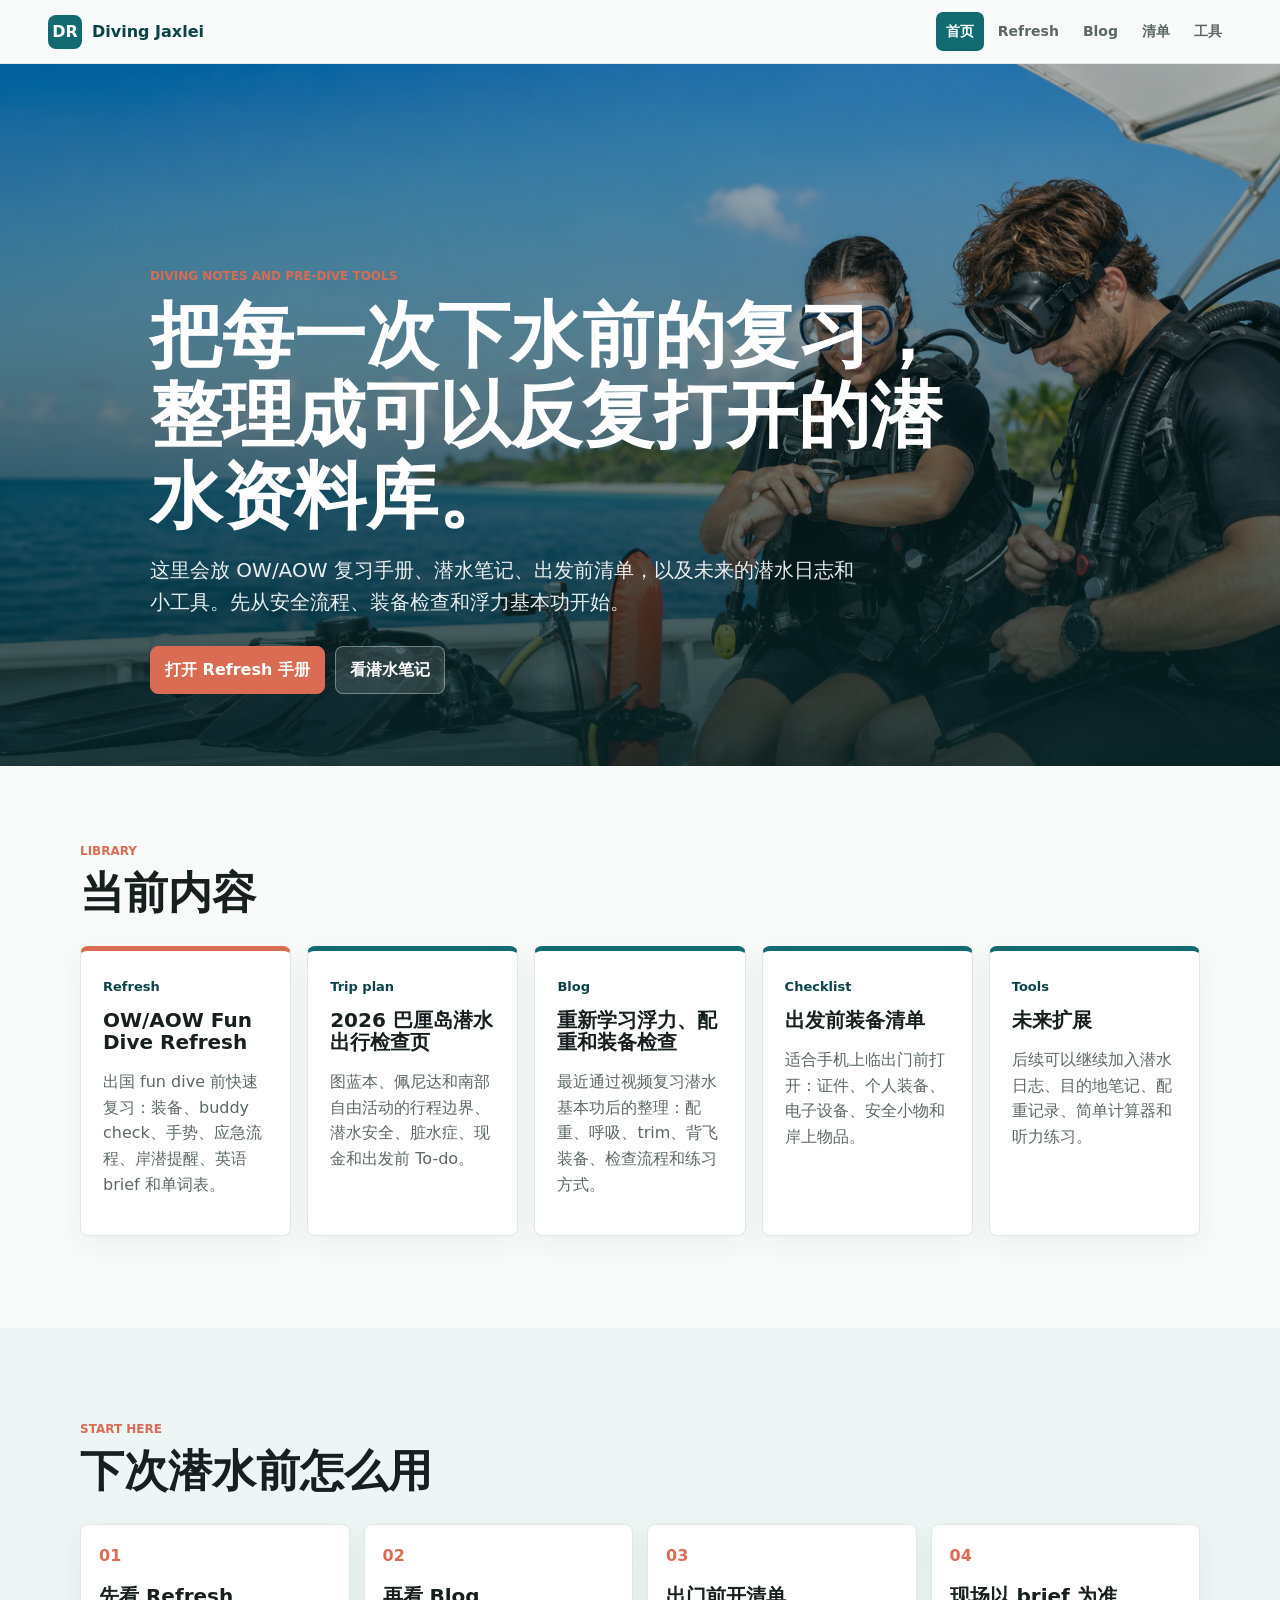
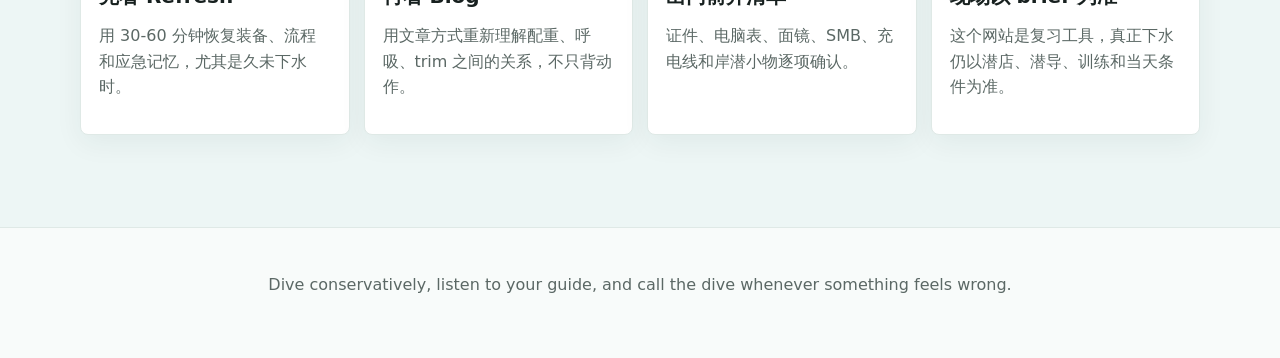
<file: index.html>
<!doctype html>
<html lang="zh-CN">
  <head>
    <meta charset="utf-8" />
    <meta name="viewport" content="width=device-width, initial-scale=1" />
    <title>Diving Jaxlei</title>
    <meta
      name="description"
      content="A personal scuba diving refresh library with OW/AOW review notes, diving blog posts, checklists, and future dive tools."
    />
    <link rel="stylesheet" href="styles.css" />
  </head>
  <body>
    <header class="site-header">
      <a class="brand" href="index.html" aria-label="Diving Jaxlei home">
        <span class="brand-mark">DR</span>
        <span>Diving Jaxlei</span>
      </a>
      <nav class="top-nav" aria-label="Primary navigation">
        <a class="active" href="index.html">首页</a>
        <a href="refresh.html">Refresh</a>
        <a href="blog.html">Blog</a>
        <a href="refresh.html#checklist">清单</a>
        <a href="refresh.html#future">工具</a>
      </nav>
    </header>

    <main id="top">
      <section class="home-hero">
        <img src="assets/diving-refresher-hero.png" alt="Scuba divers preparing gear before a dive" />
        <div class="home-hero-overlay" aria-hidden="true"></div>
        <div class="home-hero-content">
          <p class="eyebrow">Diving notes and pre-dive tools</p>
          <h1>把每一次下水前的复习，整理成可以反复打开的潜水资料库。</h1>
          <p>
            这里会放 OW/AOW 复习手册、潜水笔记、出发前清单，以及未来的潜水日志和小工具。先从安全流程、装备检查和浮力基本功开始。
          </p>
          <div class="hero-actions">
            <a class="button primary" href="refresh.html">打开 Refresh 手册</a>
            <a class="button ghost" href="blog.html">看潜水笔记</a>
          </div>
        </div>
      </section>

      <section class="section home-section">
        <div class="section-heading">
          <p class="eyebrow">Library</p>
          <h2>当前内容</h2>
        </div>
        <div class="portal-grid">
          <a class="portal-card primary-card" href="refresh.html">
            <span>Refresh</span>
            <h3>OW/AOW Fun Dive Refresh</h3>
            <p>出国 fun dive 前快速复习：装备、buddy check、手势、应急流程、岸潜提醒、英语 brief 和单词表。</p>
          </a>

          <a class="portal-card" href="bali-2026.html">
            <span>Trip plan</span>
            <h3>2026 巴厘岛潜水出行检查页</h3>
            <p>图蓝本、佩尼达和南部自由活动的行程边界、潜水安全、脏水症、现金和出发前 To-do。</p>
          </a>

          <a class="portal-card" href="blog-buoyancy-weighting-trim-review.html">
            <span>Blog</span>
            <h3>重新学习浮力、配重和装备检查</h3>
            <p>最近通过视频复习潜水基本功后的整理：配重、呼吸、trim、背飞装备、检查流程和练习方式。</p>
          </a>

          <a class="portal-card" href="refresh.html#checklist">
            <span>Checklist</span>
            <h3>出发前装备清单</h3>
            <p>适合手机上临出门前打开：证件、个人装备、电子设备、安全小物和岸上物品。</p>
          </a>

          <a class="portal-card" href="refresh.html#future">
            <span>Tools</span>
            <h3>未来扩展</h3>
            <p>后续可以继续加入潜水日志、目的地笔记、配重记录、简单计算器和听力练习。</p>
          </a>
        </div>
      </section>

      <section class="section alt">
        <div class="section-heading">
          <p class="eyebrow">Start here</p>
          <h2>下次潜水前怎么用</h2>
        </div>
        <div class="timeline">
          <article>
            <span>01</span>
            <h3>先看 Refresh</h3>
            <p>用 30-60 分钟恢复装备、流程和应急记忆，尤其是久未下水时。</p>
          </article>
          <article>
            <span>02</span>
            <h3>再看 Blog</h3>
            <p>用文章方式重新理解配重、呼吸、trim 之间的关系，不只背动作。</p>
          </article>
          <article>
            <span>03</span>
            <h3>出门前开清单</h3>
            <p>证件、电脑表、面镜、SMB、充电线和岸潜小物逐项确认。</p>
          </article>
          <article>
            <span>04</span>
            <h3>现场以 brief 为准</h3>
            <p>这个网站是复习工具，真正下水仍以潜店、潜导、训练和当天条件为准。</p>
          </article>
        </div>
      </section>
    </main>

    <footer>
      <p>Dive conservatively, listen to your guide, and call the dive whenever something feels wrong.</p>
    </footer>

    <script src="app.js"></script>
  </body>
</html>
</file>
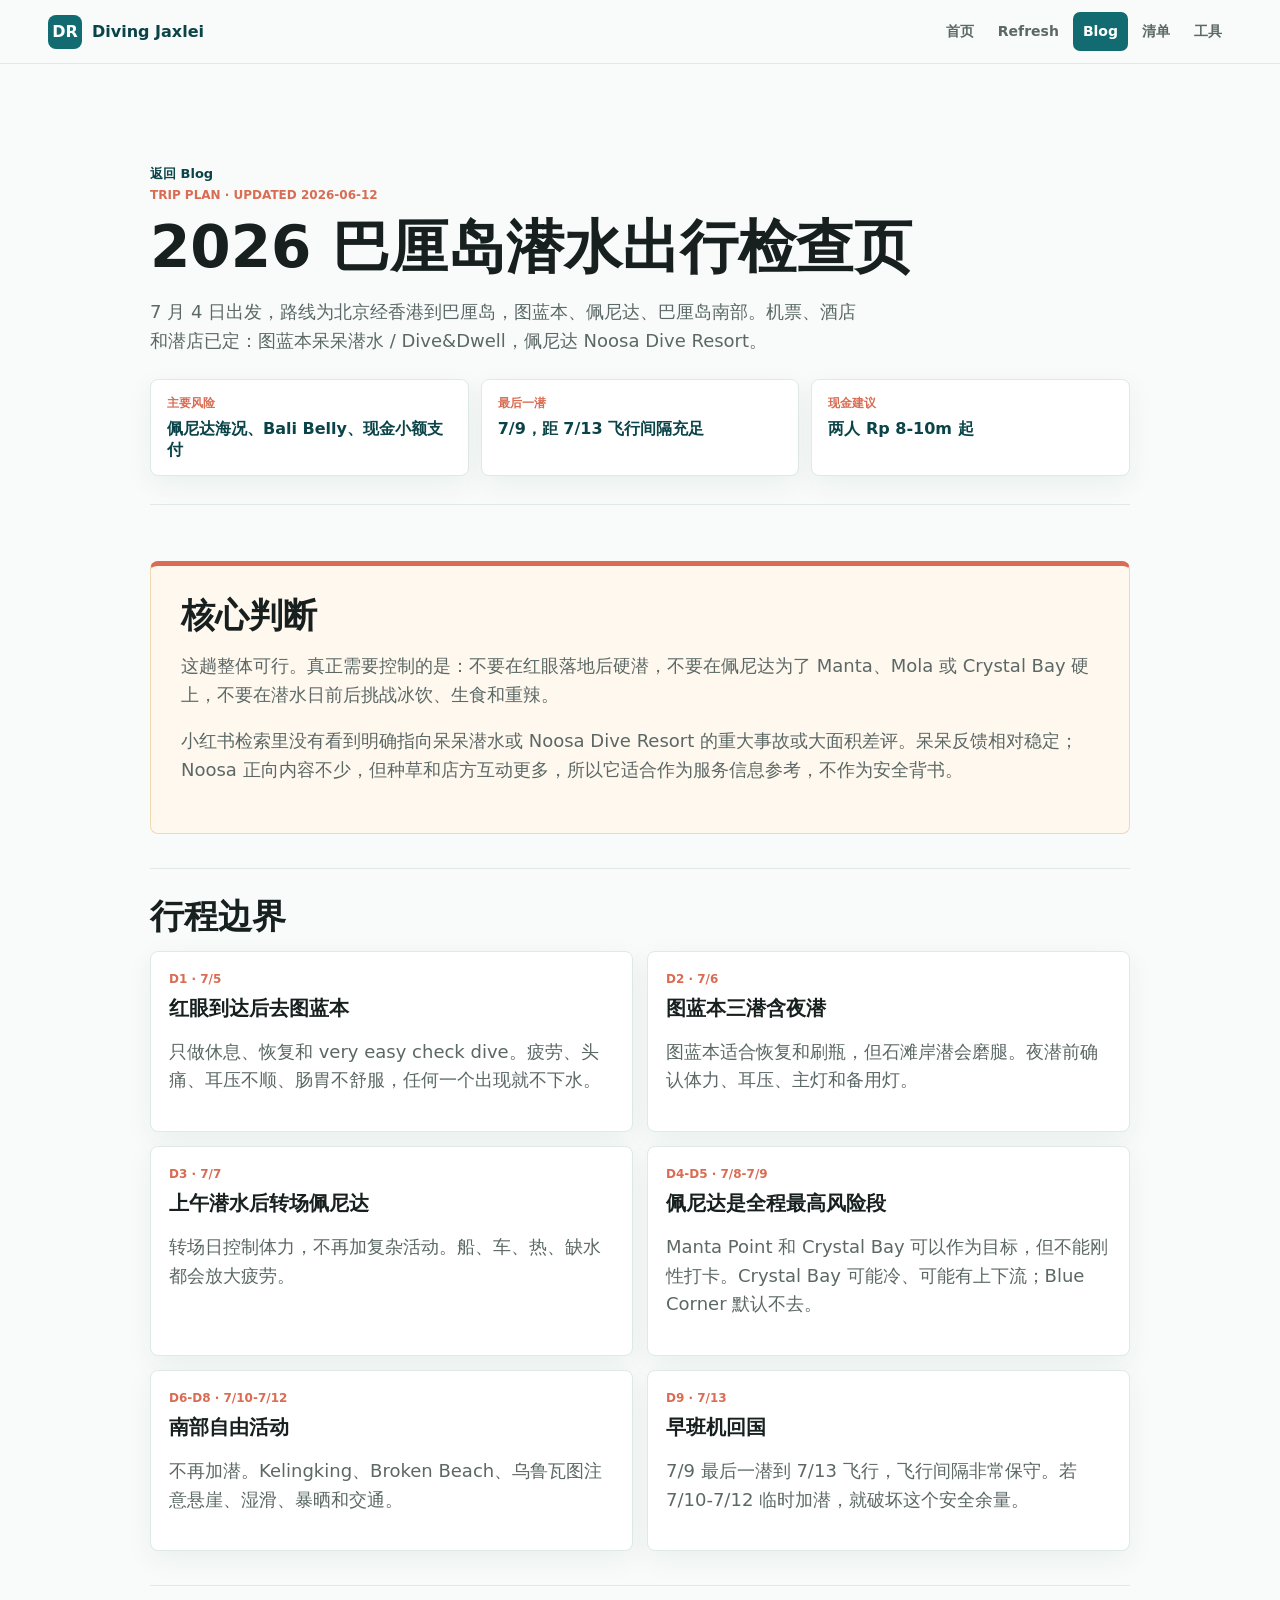
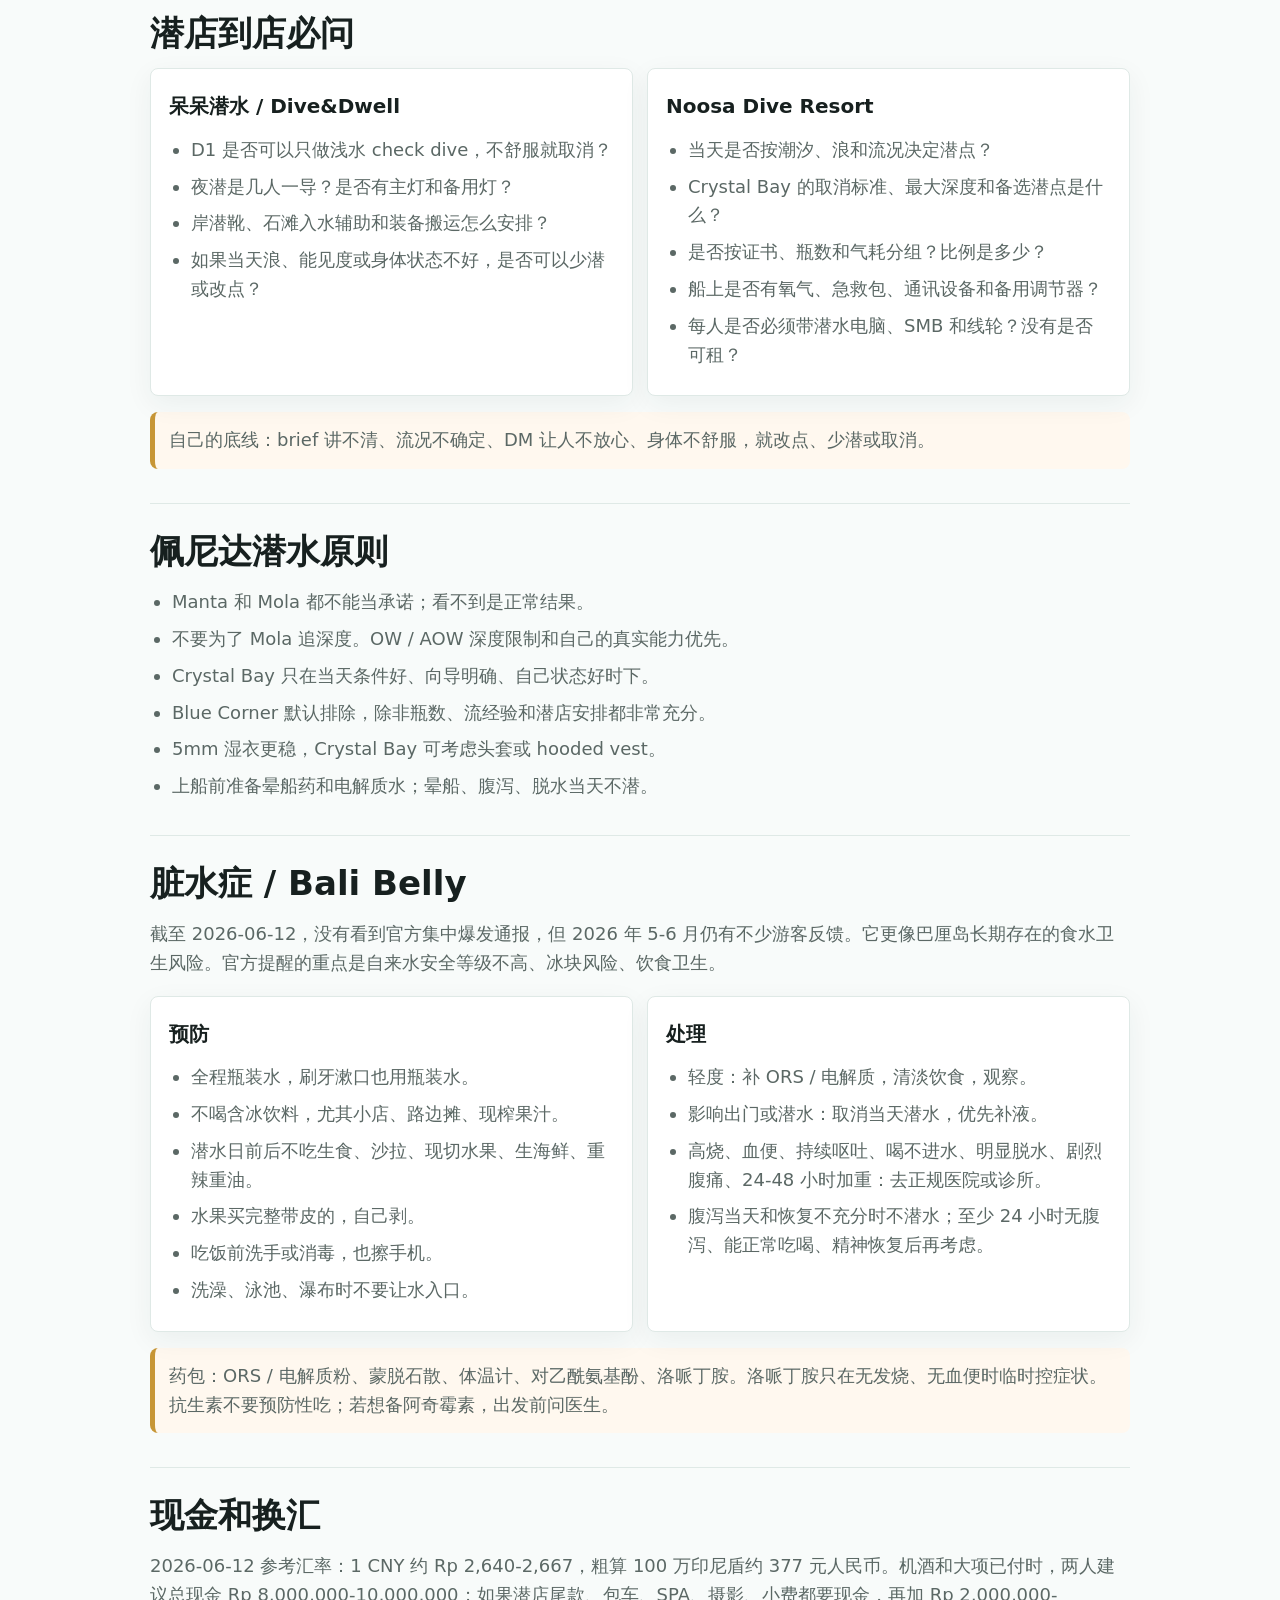
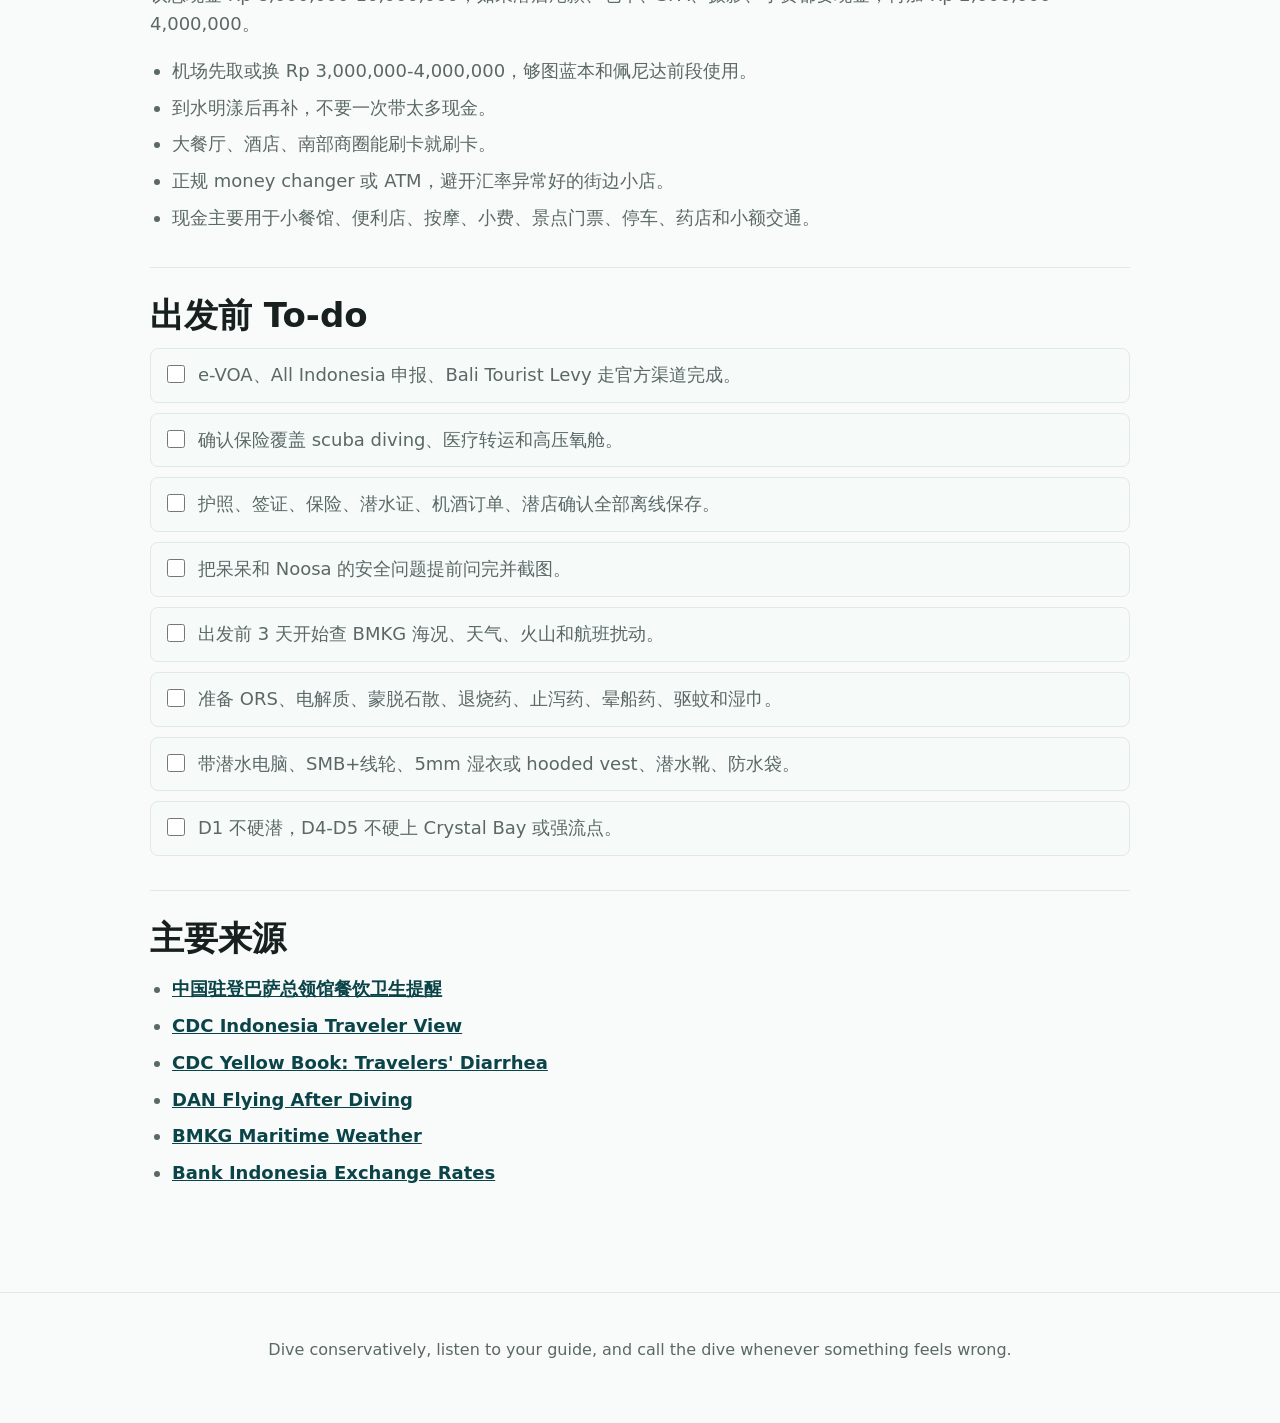
<file: bali-2026.html>
<!doctype html>
<html lang="zh-CN">
  <head>
    <meta charset="utf-8" />
    <meta name="viewport" content="width=device-width, initial-scale=1" />
    <title>2026 Bali Diving Trip Plan | Diving Jaxlei</title>
    <meta
      name="description"
      content="2026 Bali diving trip field plan for Tulamben, Nusa Penida, and South Bali: diving safety, Bali belly prevention, cash, packing, and pre-trip checklist."
    />
    <link rel="stylesheet" href="styles.css" />
  </head>
  <body>
    <header class="site-header">
      <a class="brand" href="index.html" aria-label="Diving Jaxlei home">
        <span class="brand-mark">DR</span>
        <span>Diving Jaxlei</span>
      </a>
      <nav class="top-nav" aria-label="Primary navigation">
        <a href="index.html">首页</a>
        <a href="refresh.html">Refresh</a>
        <a class="active" href="blog.html">Blog</a>
        <a href="refresh.html#checklist">清单</a>
        <a href="refresh.html#future">工具</a>
      </nav>
    </header>

    <main id="top">
      <article class="article-page trip-page">
        <header class="article-hero trip-hero">
          <a class="back-link" href="blog.html">返回 Blog</a>
          <p class="eyebrow">Trip plan · Updated 2026-06-12</p>
          <h1>2026 巴厘岛潜水出行检查页</h1>
          <p class="article-meta">
            7 月 4 日出发，路线为北京经香港到巴厘岛，图蓝本、佩尼达、巴厘岛南部。机票、酒店和潜店已定：图蓝本呆呆潜水 / Dive&amp;Dwell，佩尼达 Noosa Dive Resort。
          </p>
          <div class="trip-summary">
            <div>
              <span>主要风险</span>
              <strong>佩尼达海况、Bali Belly、现金小额支付</strong>
            </div>
            <div>
              <span>最后一潜</span>
              <strong>7/9，距 7/13 飞行间隔充足</strong>
            </div>
            <div>
              <span>现金建议</span>
              <strong>两人 Rp 8-10m 起</strong>
            </div>
          </div>
        </header>

        <div class="article-body">
          <section class="trip-block priority-block">
            <h2>核心判断</h2>
            <p>
              这趟整体可行。真正需要控制的是：不要在红眼落地后硬潜，不要在佩尼达为了 Manta、Mola 或 Crystal Bay 硬上，不要在潜水日前后挑战冰饮、生食和重辣。
            </p>
            <p>
              小红书检索里没有看到明确指向呆呆潜水或 Noosa Dive Resort 的重大事故或大面积差评。呆呆反馈相对稳定；Noosa 正向内容不少，但种草和店方互动更多，所以它适合作为服务信息参考，不作为安全背书。
            </p>
          </section>

          <section class="trip-block">
            <h2>行程边界</h2>
            <div class="trip-days">
              <article>
                <span>D1 · 7/5</span>
                <h3>红眼到达后去图蓝本</h3>
                <p>只做休息、恢复和 very easy check dive。疲劳、头痛、耳压不顺、肠胃不舒服，任何一个出现就不下水。</p>
              </article>
              <article>
                <span>D2 · 7/6</span>
                <h3>图蓝本三潜含夜潜</h3>
                <p>图蓝本适合恢复和刷瓶，但石滩岸潜会磨腿。夜潜前确认体力、耳压、主灯和备用灯。</p>
              </article>
              <article>
                <span>D3 · 7/7</span>
                <h3>上午潜水后转场佩尼达</h3>
                <p>转场日控制体力，不再加复杂活动。船、车、热、缺水都会放大疲劳。</p>
              </article>
              <article>
                <span>D4-D5 · 7/8-7/9</span>
                <h3>佩尼达是全程最高风险段</h3>
                <p>Manta Point 和 Crystal Bay 可以作为目标，但不能刚性打卡。Crystal Bay 可能冷、可能有上下流；Blue Corner 默认不去。</p>
              </article>
              <article>
                <span>D6-D8 · 7/10-7/12</span>
                <h3>南部自由活动</h3>
                <p>不再加潜。Kelingking、Broken Beach、乌鲁瓦图注意悬崖、湿滑、暴晒和交通。</p>
              </article>
              <article>
                <span>D9 · 7/13</span>
                <h3>早班机回国</h3>
                <p>7/9 最后一潜到 7/13 飞行，飞行间隔非常保守。若 7/10-7/12 临时加潜，就破坏这个安全余量。</p>
              </article>
            </div>
          </section>

          <section class="trip-block">
            <h2>潜店到店必问</h2>
            <div class="question-grid">
              <article>
                <h3>呆呆潜水 / Dive&amp;Dwell</h3>
                <ul>
                  <li>D1 是否可以只做浅水 check dive，不舒服就取消？</li>
                  <li>夜潜是几人一导？是否有主灯和备用灯？</li>
                  <li>岸潜靴、石滩入水辅助和装备搬运怎么安排？</li>
                  <li>如果当天浪、能见度或身体状态不好，是否可以少潜或改点？</li>
                </ul>
              </article>
              <article>
                <h3>Noosa Dive Resort</h3>
                <ul>
                  <li>当天是否按潮汐、浪和流况决定潜点？</li>
                  <li>Crystal Bay 的取消标准、最大深度和备选潜点是什么？</li>
                  <li>是否按证书、瓶数和气耗分组？比例是多少？</li>
                  <li>船上是否有氧气、急救包、通讯设备和备用调节器？</li>
                  <li>每人是否必须带潜水电脑、SMB 和线轮？没有是否可租？</li>
                </ul>
              </article>
            </div>
            <p class="callout">自己的底线：brief 讲不清、流况不确定、DM 让人不放心、身体不舒服，就改点、少潜或取消。</p>
          </section>

          <section class="trip-block">
            <h2>佩尼达潜水原则</h2>
            <ul>
              <li>Manta 和 Mola 都不能当承诺；看不到是正常结果。</li>
              <li>不要为了 Mola 追深度。OW / AOW 深度限制和自己的真实能力优先。</li>
              <li>Crystal Bay 只在当天条件好、向导明确、自己状态好时下。</li>
              <li>Blue Corner 默认排除，除非瓶数、流经验和潜店安排都非常充分。</li>
              <li>5mm 湿衣更稳，Crystal Bay 可考虑头套或 hooded vest。</li>
              <li>上船前准备晕船药和电解质水；晕船、腹泻、脱水当天不潜。</li>
            </ul>
          </section>

          <section class="trip-block">
            <h2>脏水症 / Bali Belly</h2>
            <p>
              截至 2026-06-12，没有看到官方集中爆发通报，但 2026 年 5-6 月仍有不少游客反馈。它更像巴厘岛长期存在的食水卫生风险。官方提醒的重点是自来水安全等级不高、冰块风险、饮食卫生。
            </p>
            <div class="question-grid">
              <article>
                <h3>预防</h3>
                <ul>
                  <li>全程瓶装水，刷牙漱口也用瓶装水。</li>
                  <li>不喝含冰饮料，尤其小店、路边摊、现榨果汁。</li>
                  <li>潜水日前后不吃生食、沙拉、现切水果、生海鲜、重辣重油。</li>
                  <li>水果买完整带皮的，自己剥。</li>
                  <li>吃饭前洗手或消毒，也擦手机。</li>
                  <li>洗澡、泳池、瀑布时不要让水入口。</li>
                </ul>
              </article>
              <article>
                <h3>处理</h3>
                <ul>
                  <li>轻度：补 ORS / 电解质，清淡饮食，观察。</li>
                  <li>影响出门或潜水：取消当天潜水，优先补液。</li>
                  <li>高烧、血便、持续呕吐、喝不进水、明显脱水、剧烈腹痛、24-48 小时加重：去正规医院或诊所。</li>
                  <li>腹泻当天和恢复不充分时不潜水；至少 24 小时无腹泻、能正常吃喝、精神恢复后再考虑。</li>
                </ul>
              </article>
            </div>
            <p class="callout">药包：ORS / 电解质粉、蒙脱石散、体温计、对乙酰氨基酚、洛哌丁胺。洛哌丁胺只在无发烧、无血便时临时控症状。抗生素不要预防性吃；若想备阿奇霉素，出发前问医生。</p>
          </section>

          <section class="trip-block">
            <h2>现金和换汇</h2>
            <p>
              2026-06-12 参考汇率：1 CNY 约 Rp 2,640-2,667，粗算 100 万印尼盾约 377 元人民币。机酒和大项已付时，两人建议总现金 Rp 8,000,000-10,000,000；如果潜店尾款、包车、SPA、摄影、小费都要现金，再加 Rp 2,000,000-4,000,000。
            </p>
            <ul>
              <li>机场先取或换 Rp 3,000,000-4,000,000，够图蓝本和佩尼达前段使用。</li>
              <li>到水明漾后再补，不要一次带太多现金。</li>
              <li>大餐厅、酒店、南部商圈能刷卡就刷卡。</li>
              <li>正规 money changer 或 ATM，避开汇率异常好的街边小店。</li>
              <li>现金主要用于小餐馆、便利店、按摩、小费、景点门票、停车、药店和小额交通。</li>
            </ul>
          </section>

          <section class="trip-block">
            <h2>出发前 To-do</h2>
            <div class="todo-list" id="tripChecklist">
              <label><input type="checkbox" /> e-VOA、All Indonesia 申报、Bali Tourist Levy 走官方渠道完成。</label>
              <label><input type="checkbox" /> 确认保险覆盖 scuba diving、医疗转运和高压氧舱。</label>
              <label><input type="checkbox" /> 护照、签证、保险、潜水证、机酒订单、潜店确认全部离线保存。</label>
              <label><input type="checkbox" /> 把呆呆和 Noosa 的安全问题提前问完并截图。</label>
              <label><input type="checkbox" /> 出发前 3 天开始查 BMKG 海况、天气、火山和航班扰动。</label>
              <label><input type="checkbox" /> 准备 ORS、电解质、蒙脱石散、退烧药、止泻药、晕船药、驱蚊和湿巾。</label>
              <label><input type="checkbox" /> 带潜水电脑、SMB+线轮、5mm 湿衣或 hooded vest、潜水靴、防水袋。</label>
              <label><input type="checkbox" /> D1 不硬潜，D4-D5 不硬上 Crystal Bay 或强流点。</label>
            </div>
          </section>

          <section class="trip-block sources-block">
            <h2>主要来源</h2>
            <ul>
              <li><a href="https://denpasar.china-consulate.gov.cn/lsfw/tzgg/202601/t20260129_11847494.htm">中国驻登巴萨总领馆餐饮卫生提醒</a></li>
              <li><a href="https://wwwnc.cdc.gov/travel/destinations/traveler/none/indonesia">CDC Indonesia Traveler View</a></li>
              <li><a href="https://www.cdc.gov/yellow-book/hcp/preparing-international-travelers/travelers-diarrhea.html">CDC Yellow Book: Travelers' Diarrhea</a></li>
              <li><a href="https://dan.org/health-medicine/health-resources/diseases-conditions/flying-after-diving/">DAN Flying After Diving</a></li>
              <li><a href="https://maritim.bmkg.go.id/">BMKG Maritime Weather</a></li>
              <li><a href="https://www.bi.go.id/en/statistik/informasi-kurs/transaksi-bi/default.aspx">Bank Indonesia Exchange Rates</a></li>
            </ul>
          </section>
        </div>
      </article>
    </main>

    <footer>
      <p>Dive conservatively, listen to your guide, and call the dive whenever something feels wrong.</p>
    </footer>

    <script src="app.js"></script>
  </body>
</html>
</file>
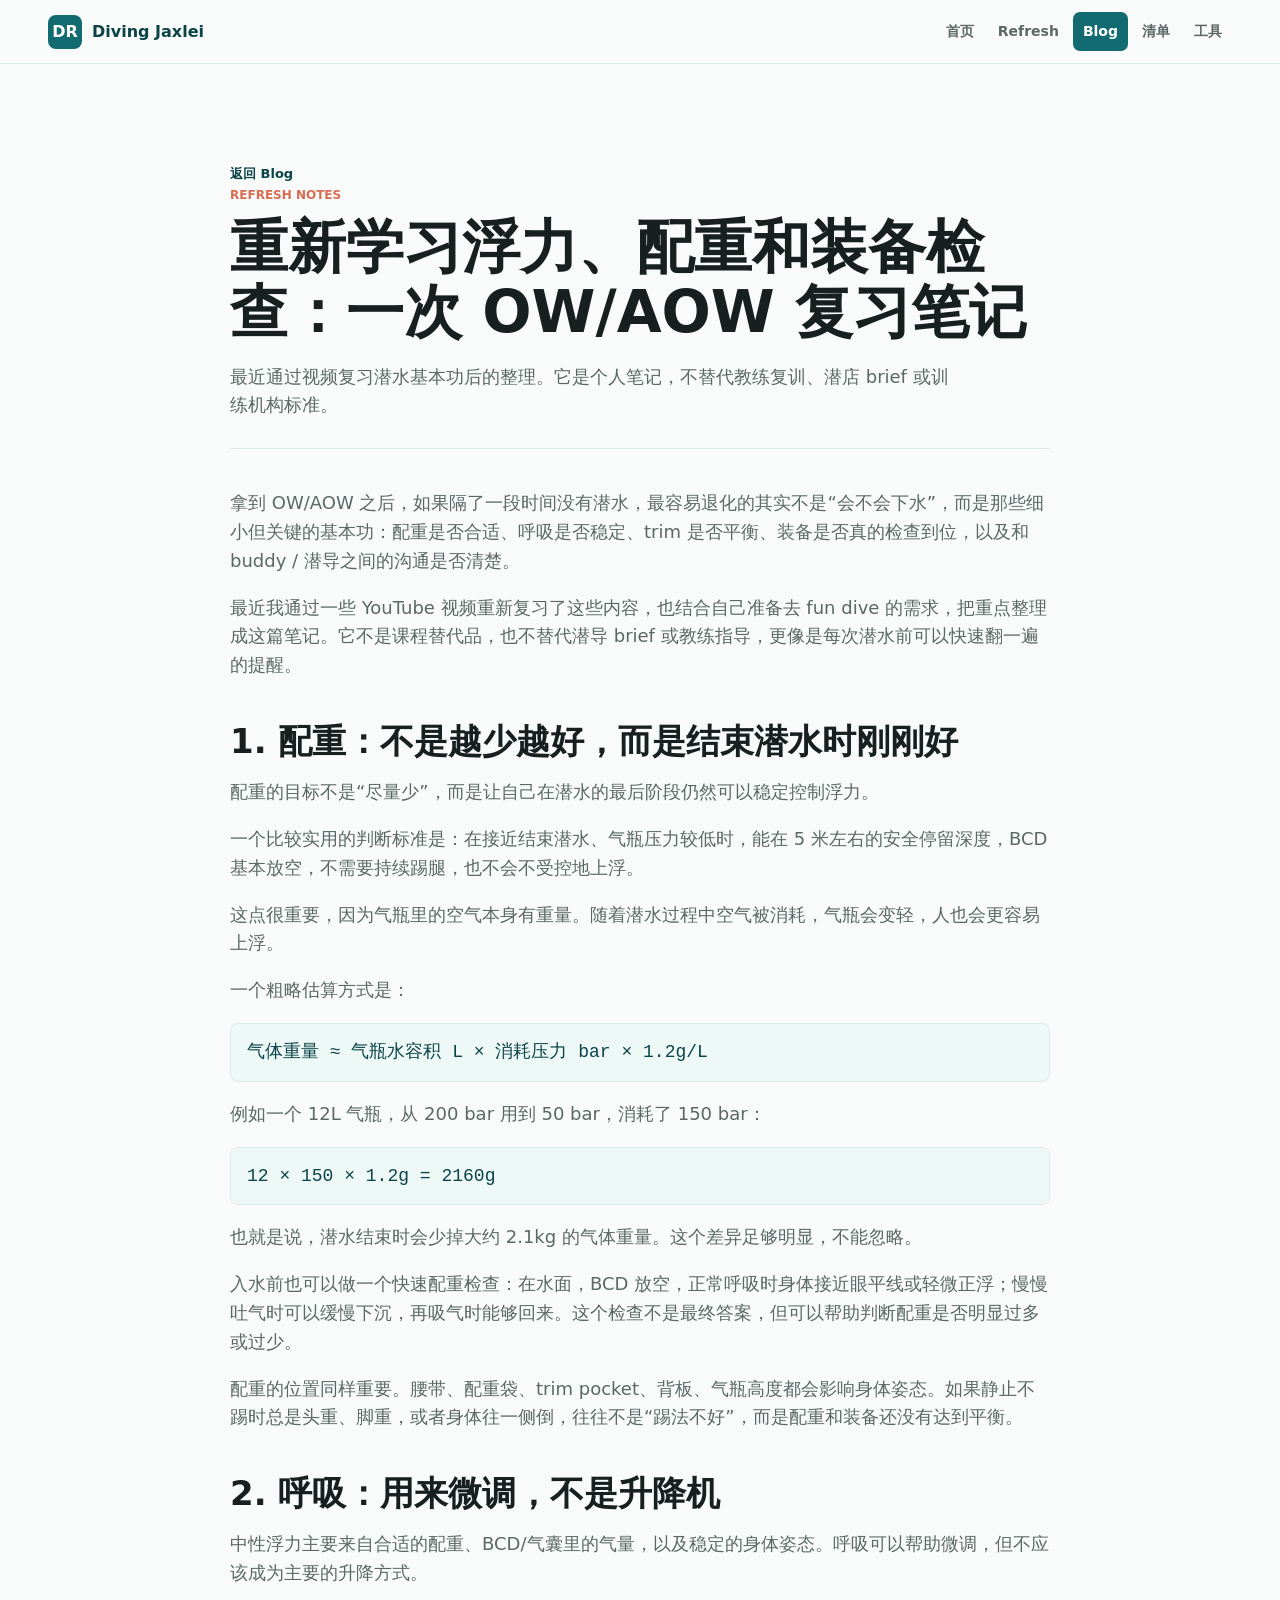
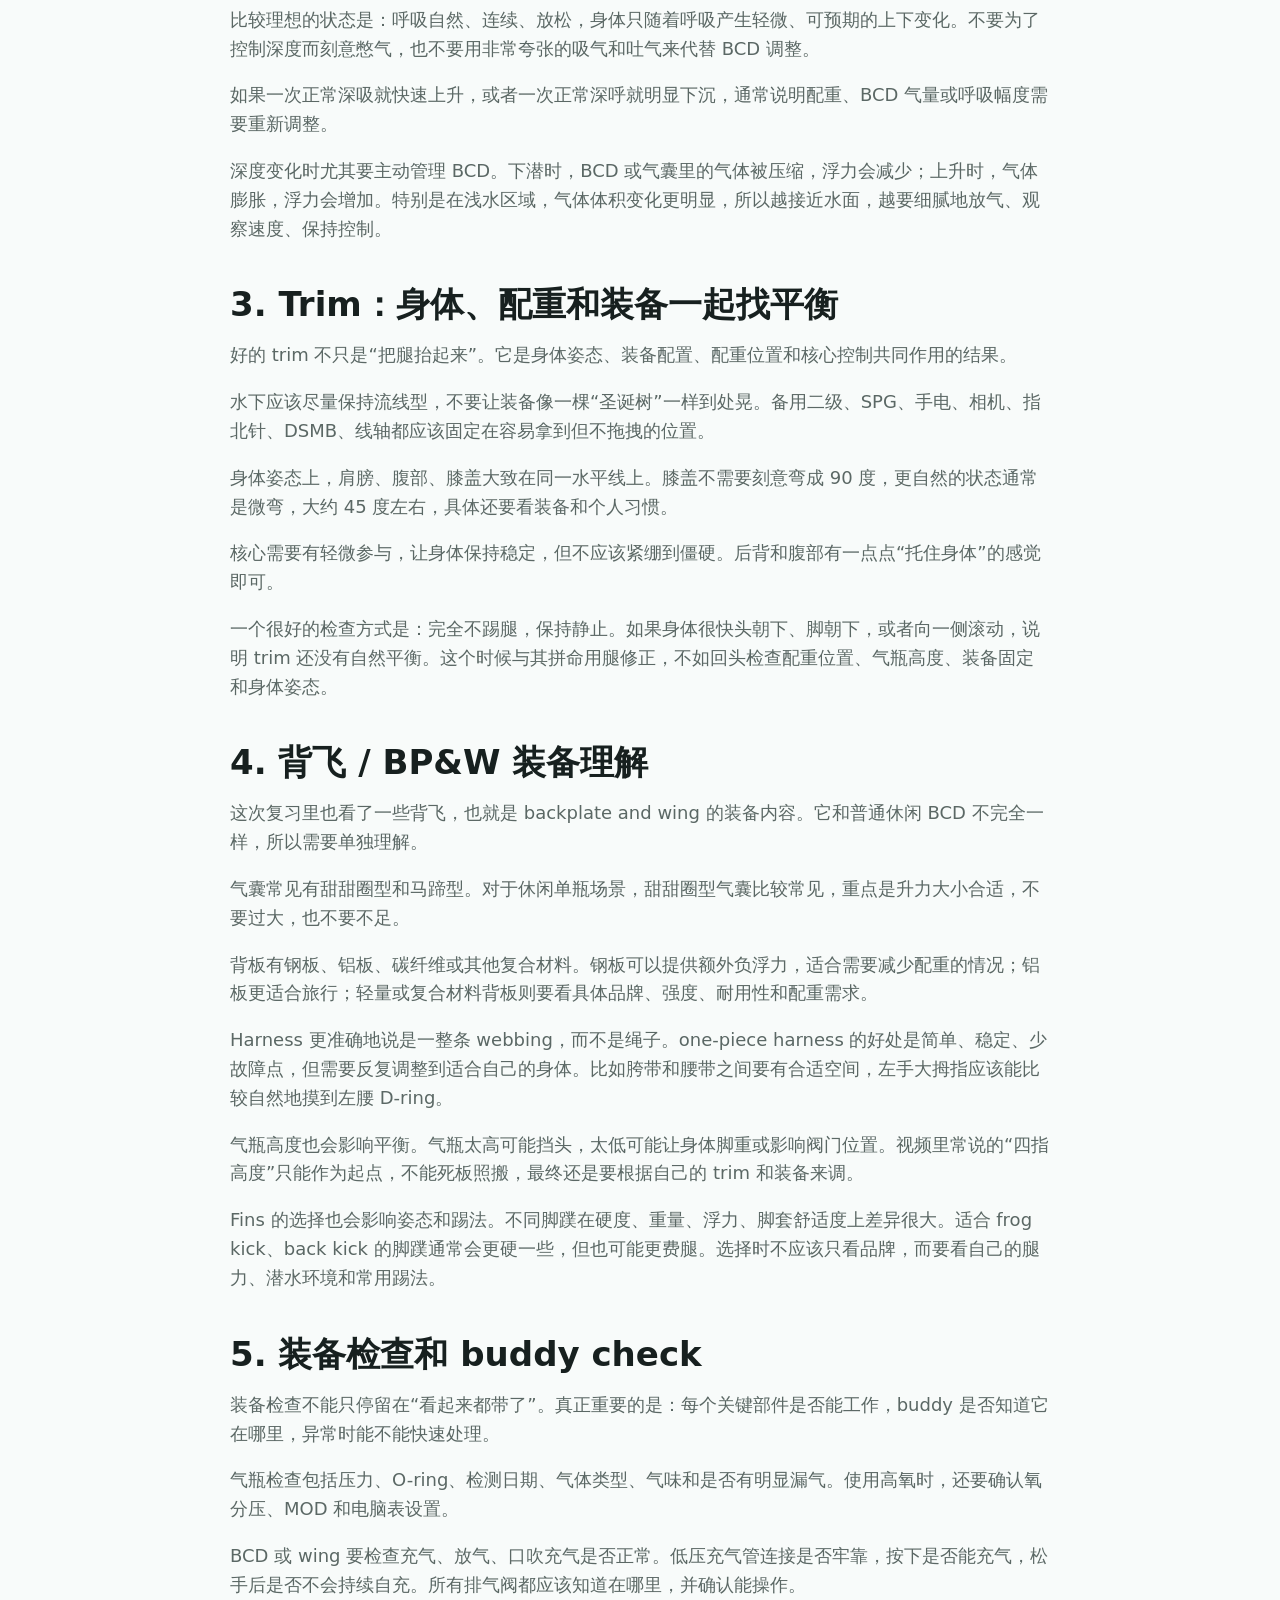
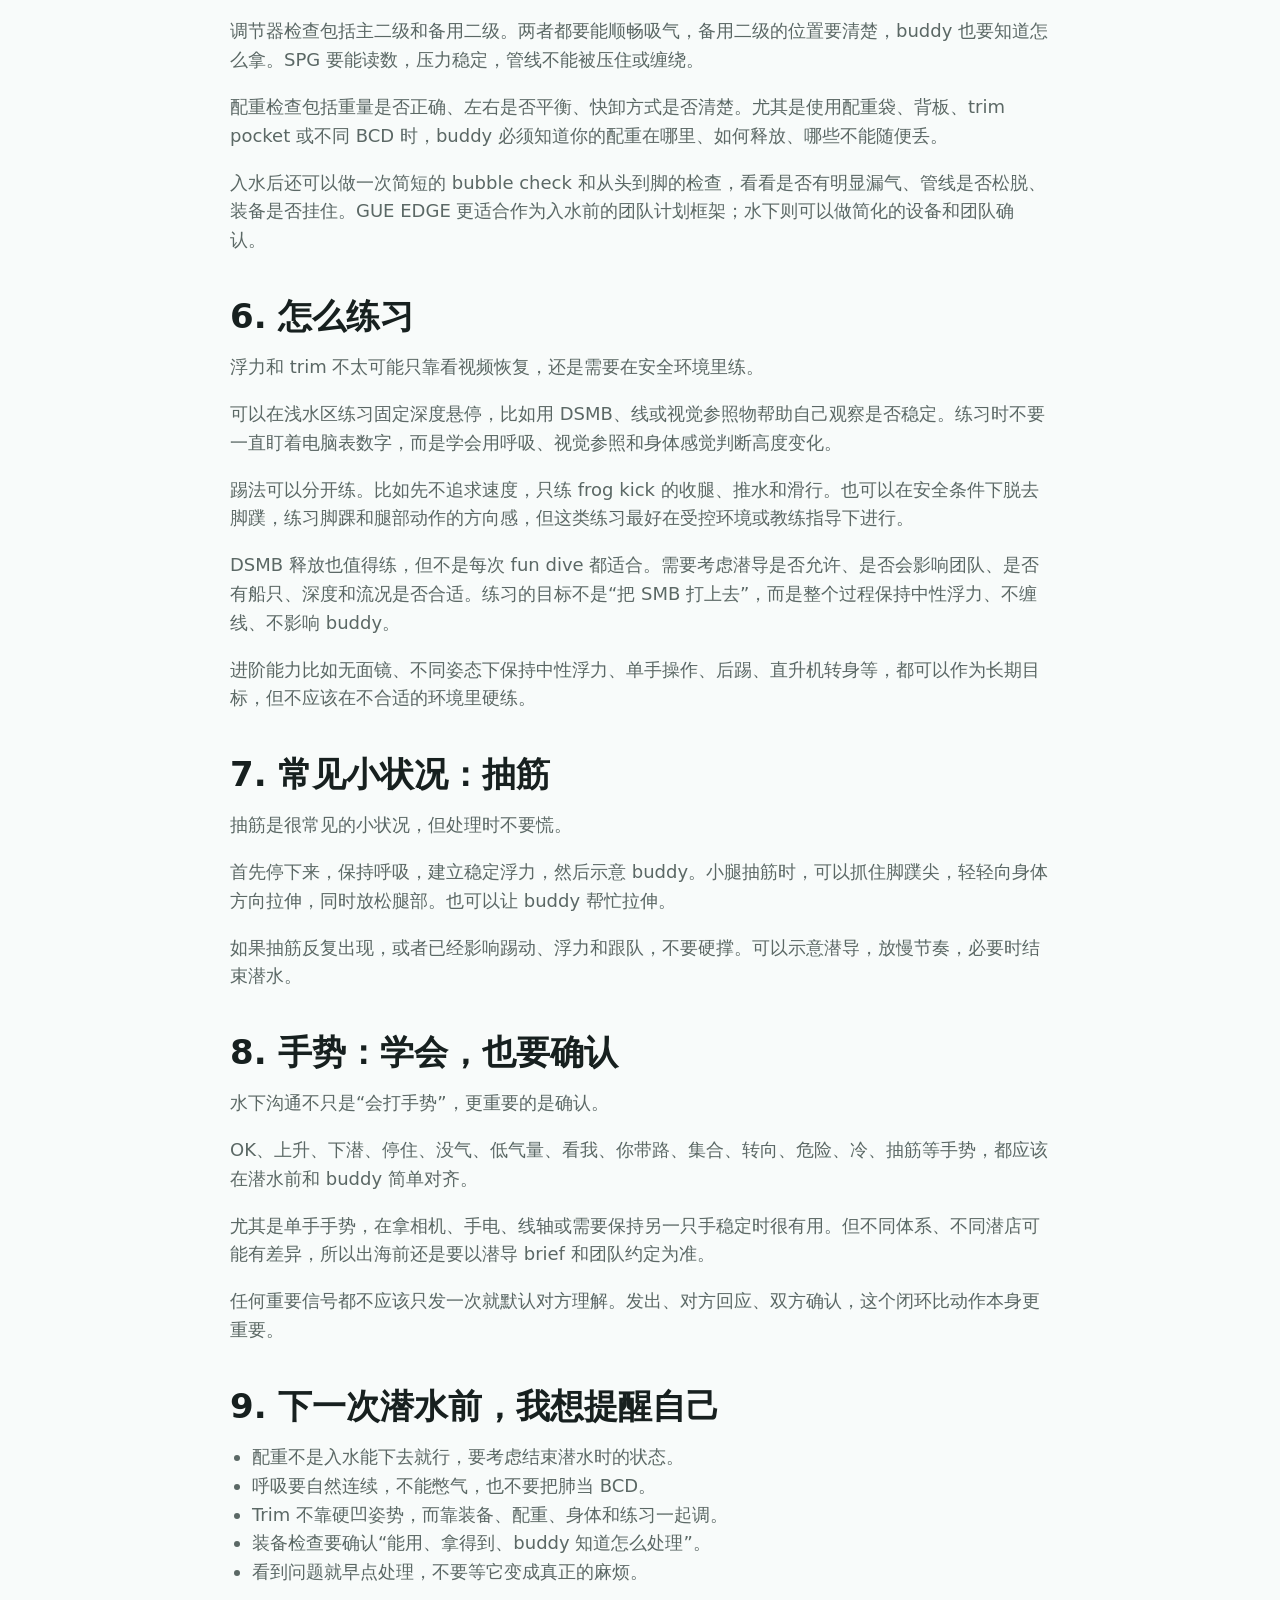
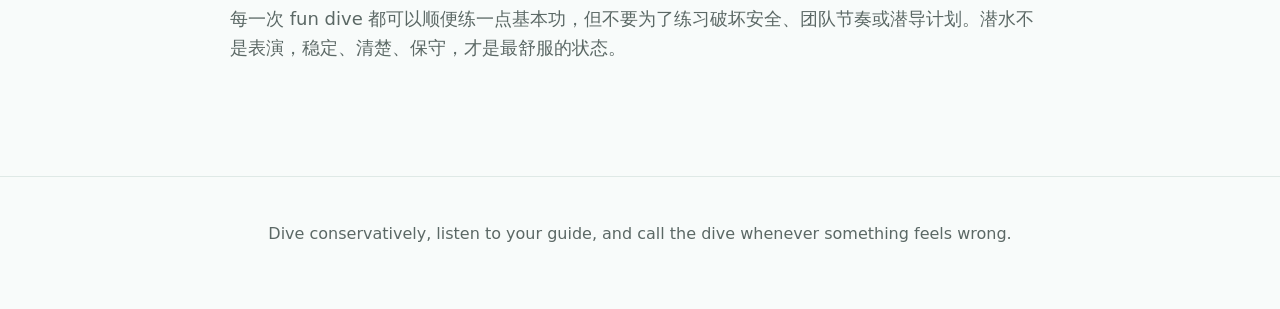
<file: blog-buoyancy-weighting-trim-review.html>
<!doctype html>
<html lang="zh-CN">
  <head>
    <meta charset="utf-8" />
    <meta name="viewport" content="width=device-width, initial-scale=1" />
    <title>重新学习浮力、配重和装备检查 | Diving Jaxlei</title>
    <meta
      name="description"
      content="A Chinese scuba diving review note about weighting, breathing, trim, backplate-wing equipment, buddy check, and practice ideas."
    />
    <link rel="stylesheet" href="styles.css" />
  </head>
  <body>
    <header class="site-header">
      <a class="brand" href="index.html" aria-label="Diving Jaxlei home">
        <span class="brand-mark">DR</span>
        <span>Diving Jaxlei</span>
      </a>
      <nav class="top-nav" aria-label="Primary navigation">
        <a href="index.html">首页</a>
        <a href="refresh.html">Refresh</a>
        <a class="active" href="blog.html">Blog</a>
        <a href="refresh.html#checklist">清单</a>
        <a href="refresh.html#future">工具</a>
      </nav>
    </header>

    <main id="top">
      <article class="article-page">
        <header class="article-hero">
          <a class="back-link" href="blog.html">返回 Blog</a>
          <p class="eyebrow">Refresh notes</p>
          <h1>重新学习浮力、配重和装备检查：一次 OW/AOW 复习笔记</h1>
          <p class="article-meta">最近通过视频复习潜水基本功后的整理。它是个人笔记，不替代教练复训、潜店 brief 或训练机构标准。</p>
        </header>

        <div class="article-body">
          <p>
            拿到 OW/AOW 之后，如果隔了一段时间没有潜水，最容易退化的其实不是“会不会下水”，而是那些细小但关键的基本功：配重是否合适、呼吸是否稳定、trim 是否平衡、装备是否真的检查到位，以及和 buddy / 潜导之间的沟通是否清楚。
          </p>
          <p>
            最近我通过一些 YouTube 视频重新复习了这些内容，也结合自己准备去 fun dive 的需求，把重点整理成这篇笔记。它不是课程替代品，也不替代潜导 brief 或教练指导，更像是每次潜水前可以快速翻一遍的提醒。
          </p>

          <h2>1. 配重：不是越少越好，而是结束潜水时刚刚好</h2>
          <p>配重的目标不是“尽量少”，而是让自己在潜水的最后阶段仍然可以稳定控制浮力。</p>
          <p>
            一个比较实用的判断标准是：在接近结束潜水、气瓶压力较低时，能在 5 米左右的安全停留深度，BCD 基本放空，不需要持续踢腿，也不会不受控地上浮。
          </p>
          <p>
            这点很重要，因为气瓶里的空气本身有重量。随着潜水过程中空气被消耗，气瓶会变轻，人也会更容易上浮。
          </p>
          <p>一个粗略估算方式是：</p>
          <pre><code>气体重量 ≈ 气瓶水容积 L × 消耗压力 bar × 1.2g/L</code></pre>
          <p>例如一个 12L 气瓶，从 200 bar 用到 50 bar，消耗了 150 bar：</p>
          <pre><code>12 × 150 × 1.2g = 2160g</code></pre>
          <p>也就是说，潜水结束时会少掉大约 2.1kg 的气体重量。这个差异足够明显，不能忽略。</p>
          <p>
            入水前也可以做一个快速配重检查：在水面，BCD 放空，正常呼吸时身体接近眼平线或轻微正浮；慢慢吐气时可以缓慢下沉，再吸气时能够回来。这个检查不是最终答案，但可以帮助判断配重是否明显过多或过少。
          </p>
          <p>
            配重的位置同样重要。腰带、配重袋、trim pocket、背板、气瓶高度都会影响身体姿态。如果静止不踢时总是头重、脚重，或者身体往一侧倒，往往不是“踢法不好”，而是配重和装备还没有达到平衡。
          </p>

          <h2>2. 呼吸：用来微调，不是升降机</h2>
          <p>
            中性浮力主要来自合适的配重、BCD/气囊里的气量，以及稳定的身体姿态。呼吸可以帮助微调，但不应该成为主要的升降方式。
          </p>
          <p>
            比较理想的状态是：呼吸自然、连续、放松，身体只随着呼吸产生轻微、可预期的上下变化。不要为了控制深度而刻意憋气，也不要用非常夸张的吸气和吐气来代替 BCD 调整。
          </p>
          <p>
            如果一次正常深吸就快速上升，或者一次正常深呼就明显下沉，通常说明配重、BCD 气量或呼吸幅度需要重新调整。
          </p>
          <p>
            深度变化时尤其要主动管理 BCD。下潜时，BCD 或气囊里的气体被压缩，浮力会减少；上升时，气体膨胀，浮力会增加。特别是在浅水区域，气体体积变化更明显，所以越接近水面，越要细腻地放气、观察速度、保持控制。
          </p>

          <h2>3. Trim：身体、配重和装备一起找平衡</h2>
          <p>好的 trim 不只是“把腿抬起来”。它是身体姿态、装备配置、配重位置和核心控制共同作用的结果。</p>
          <p>
            水下应该尽量保持流线型，不要让装备像一棵“圣诞树”一样到处晃。备用二级、SPG、手电、相机、指北针、DSMB、线轴都应该固定在容易拿到但不拖拽的位置。
          </p>
          <p>
            身体姿态上，肩膀、腹部、膝盖大致在同一水平线上。膝盖不需要刻意弯成 90 度，更自然的状态通常是微弯，大约 45 度左右，具体还要看装备和个人习惯。
          </p>
          <p>
            核心需要有轻微参与，让身体保持稳定，但不应该紧绷到僵硬。后背和腹部有一点点“托住身体”的感觉即可。
          </p>
          <p>
            一个很好的检查方式是：完全不踢腿，保持静止。如果身体很快头朝下、脚朝下，或者向一侧滚动，说明 trim 还没有自然平衡。这个时候与其拼命用腿修正，不如回头检查配重位置、气瓶高度、装备固定和身体姿态。
          </p>

          <h2>4. 背飞 / BP&amp;W 装备理解</h2>
          <p>这次复习里也看了一些背飞，也就是 backplate and wing 的装备内容。它和普通休闲 BCD 不完全一样，所以需要单独理解。</p>
          <p>
            气囊常见有甜甜圈型和马蹄型。对于休闲单瓶场景，甜甜圈型气囊比较常见，重点是升力大小合适，不要过大，也不要不足。
          </p>
          <p>
            背板有钢板、铝板、碳纤维或其他复合材料。钢板可以提供额外负浮力，适合需要减少配重的情况；铝板更适合旅行；轻量或复合材料背板则要看具体品牌、强度、耐用性和配重需求。
          </p>
          <p>
            Harness 更准确地说是一整条 webbing，而不是绳子。one-piece harness 的好处是简单、稳定、少故障点，但需要反复调整到适合自己的身体。比如胯带和腰带之间要有合适空间，左手大拇指应该能比较自然地摸到左腰 D-ring。
          </p>
          <p>
            气瓶高度也会影响平衡。气瓶太高可能挡头，太低可能让身体脚重或影响阀门位置。视频里常说的“四指高度”只能作为起点，不能死板照搬，最终还是要根据自己的 trim 和装备来调。
          </p>
          <p>
            Fins 的选择也会影响姿态和踢法。不同脚蹼在硬度、重量、浮力、脚套舒适度上差异很大。适合 frog kick、back kick 的脚蹼通常会更硬一些，但也可能更费腿。选择时不应该只看品牌，而要看自己的腿力、潜水环境和常用踢法。
          </p>

          <h2>5. 装备检查和 buddy check</h2>
          <p>装备检查不能只停留在“看起来都带了”。真正重要的是：每个关键部件是否能工作，buddy 是否知道它在哪里，异常时能不能快速处理。</p>
          <p>
            气瓶检查包括压力、O-ring、检测日期、气体类型、气味和是否有明显漏气。使用高氧时，还要确认氧分压、MOD 和电脑表设置。
          </p>
          <p>
            BCD 或 wing 要检查充气、放气、口吹充气是否正常。低压充气管连接是否牢靠，按下是否能充气，松手后是否不会持续自充。所有排气阀都应该知道在哪里，并确认能操作。
          </p>
          <p>
            调节器检查包括主二级和备用二级。两者都要能顺畅吸气，备用二级的位置要清楚，buddy 也要知道怎么拿。SPG 要能读数，压力稳定，管线不能被压住或缠绕。
          </p>
          <p>
            配重检查包括重量是否正确、左右是否平衡、快卸方式是否清楚。尤其是使用配重袋、背板、trim pocket 或不同 BCD 时，buddy 必须知道你的配重在哪里、如何释放、哪些不能随便丢。
          </p>
          <p>
            入水后还可以做一次简短的 bubble check 和从头到脚的检查，看看是否有明显漏气、管线是否松脱、装备是否挂住。GUE EDGE 更适合作为入水前的团队计划框架；水下则可以做简化的设备和团队确认。
          </p>

          <h2>6. 怎么练习</h2>
          <p>浮力和 trim 不太可能只靠看视频恢复，还是需要在安全环境里练。</p>
          <p>
            可以在浅水区练习固定深度悬停，比如用 DSMB、线或视觉参照物帮助自己观察是否稳定。练习时不要一直盯着电脑表数字，而是学会用呼吸、视觉参照和身体感觉判断高度变化。
          </p>
          <p>
            踢法可以分开练。比如先不追求速度，只练 frog kick 的收腿、推水和滑行。也可以在安全条件下脱去脚蹼，练习脚踝和腿部动作的方向感，但这类练习最好在受控环境或教练指导下进行。
          </p>
          <p>
            DSMB 释放也值得练，但不是每次 fun dive 都适合。需要考虑潜导是否允许、是否会影响团队、是否有船只、深度和流况是否合适。练习的目标不是“把 SMB 打上去”，而是整个过程保持中性浮力、不缠线、不影响 buddy。
          </p>
          <p>
            进阶能力比如无面镜、不同姿态下保持中性浮力、单手操作、后踢、直升机转身等，都可以作为长期目标，但不应该在不合适的环境里硬练。
          </p>

          <h2>7. 常见小状况：抽筋</h2>
          <p>抽筋是很常见的小状况，但处理时不要慌。</p>
          <p>
            首先停下来，保持呼吸，建立稳定浮力，然后示意 buddy。小腿抽筋时，可以抓住脚蹼尖，轻轻向身体方向拉伸，同时放松腿部。也可以让 buddy 帮忙拉伸。
          </p>
          <p>如果抽筋反复出现，或者已经影响踢动、浮力和跟队，不要硬撑。可以示意潜导，放慢节奏，必要时结束潜水。</p>

          <h2>8. 手势：学会，也要确认</h2>
          <p>水下沟通不只是“会打手势”，更重要的是确认。</p>
          <p>
            OK、上升、下潜、停住、没气、低气量、看我、你带路、集合、转向、危险、冷、抽筋等手势，都应该在潜水前和 buddy 简单对齐。
          </p>
          <p>
            尤其是单手手势，在拿相机、手电、线轴或需要保持另一只手稳定时很有用。但不同体系、不同潜店可能有差异，所以出海前还是要以潜导 brief 和团队约定为准。
          </p>
          <p>任何重要信号都不应该只发一次就默认对方理解。发出、对方回应、双方确认，这个闭环比动作本身更重要。</p>

          <h2>9. 下一次潜水前，我想提醒自己</h2>
          <ul>
            <li>配重不是入水能下去就行，要考虑结束潜水时的状态。</li>
            <li>呼吸要自然连续，不能憋气，也不要把肺当 BCD。</li>
            <li>Trim 不靠硬凹姿势，而靠装备、配重、身体和练习一起调。</li>
            <li>装备检查要确认“能用、拿得到、buddy 知道怎么处理”。</li>
            <li>看到问题就早点处理，不要等它变成真正的麻烦。</li>
          </ul>
          <p>
            每一次 fun dive 都可以顺便练一点基本功，但不要为了练习破坏安全、团队节奏或潜导计划。潜水不是表演，稳定、清楚、保守，才是最舒服的状态。
          </p>
        </div>
      </article>
    </main>

    <footer>
      <p>Dive conservatively, listen to your guide, and call the dive whenever something feels wrong.</p>
    </footer>

    <script src="app.js"></script>
  </body>
</html>
</file>
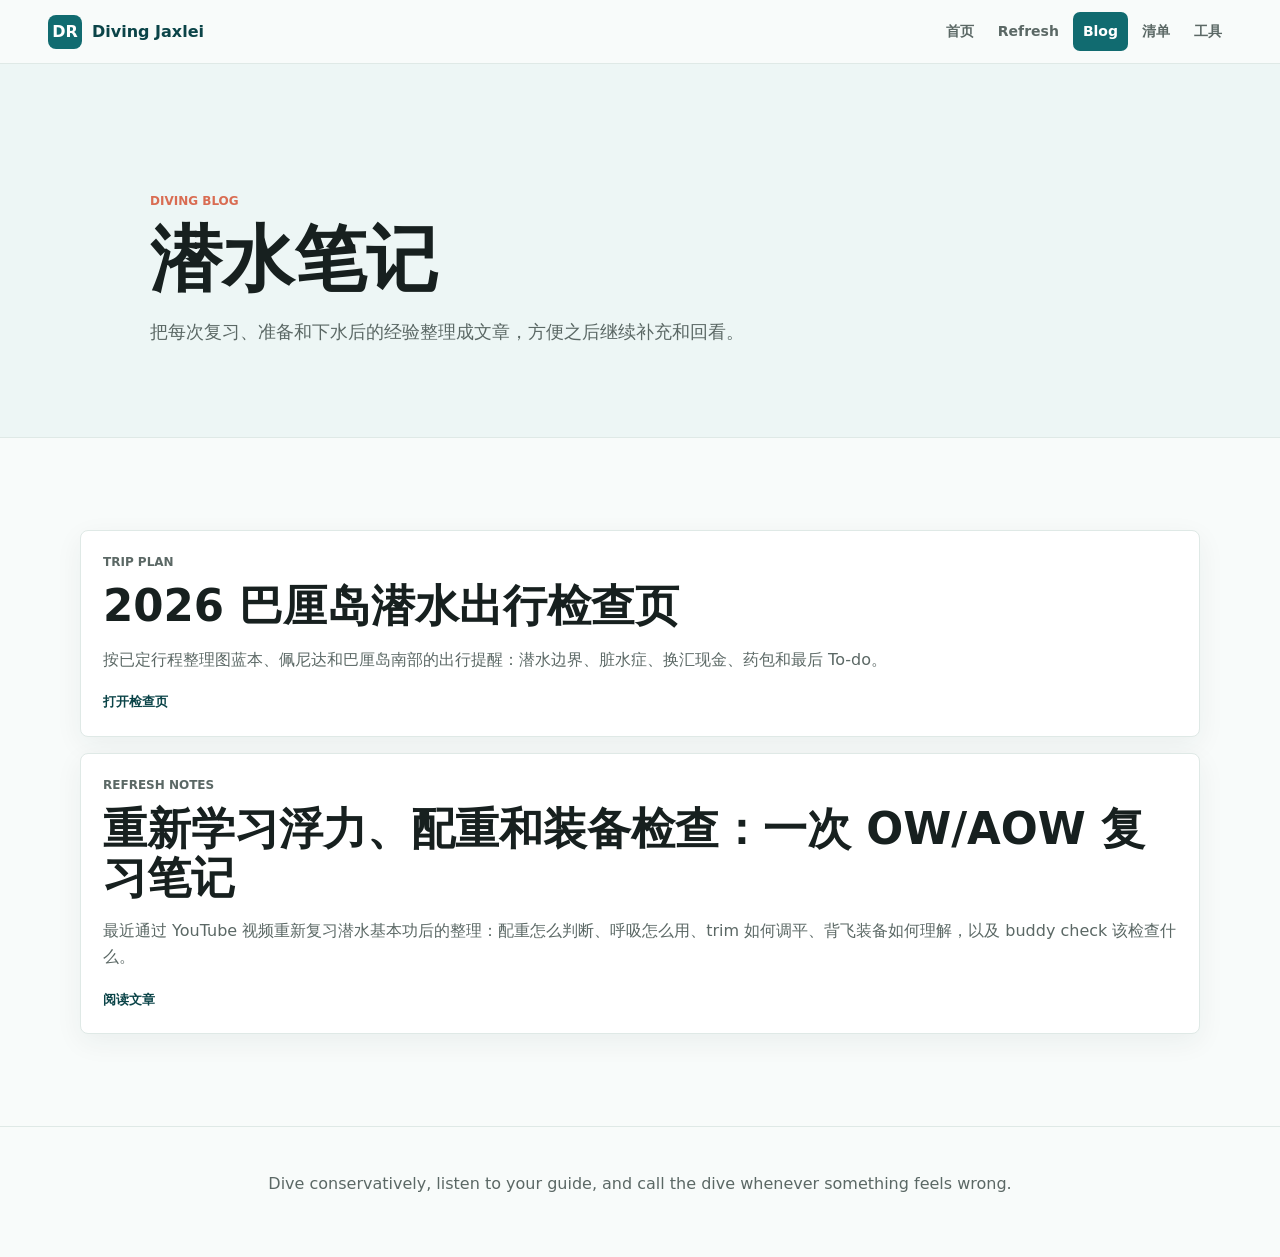
<file: blog.html>
<!doctype html>
<html lang="zh-CN">
  <head>
    <meta charset="utf-8" />
    <meta name="viewport" content="width=device-width, initial-scale=1" />
    <title>Diving Blog | Diving Jaxlei</title>
    <meta name="description" content="Personal scuba diving notes, refresh essays, and trip preparation articles." />
    <link rel="stylesheet" href="styles.css" />
  </head>
  <body>
    <header class="site-header">
      <a class="brand" href="index.html" aria-label="Diving Jaxlei home">
        <span class="brand-mark">DR</span>
        <span>Diving Jaxlei</span>
      </a>
      <nav class="top-nav" aria-label="Primary navigation">
        <a href="index.html">首页</a>
        <a href="refresh.html">Refresh</a>
        <a class="active" href="blog.html">Blog</a>
        <a href="refresh.html#checklist">清单</a>
        <a href="refresh.html#future">工具</a>
      </nav>
    </header>

    <main id="top">
      <section class="page-hero">
        <div>
          <p class="eyebrow">Diving Blog</p>
          <h1>潜水笔记</h1>
          <p>把每次复习、准备和下水后的经验整理成文章，方便之后继续补充和回看。</p>
        </div>
      </section>

      <section class="section">
        <div class="article-list">
          <a class="article-card" href="bali-2026.html">
            <p class="eyebrow">Trip plan</p>
            <h2>2026 巴厘岛潜水出行检查页</h2>
            <p>
              按已定行程整理图蓝本、佩尼达和巴厘岛南部的出行提醒：潜水边界、脏水症、换汇现金、药包和最后 To-do。
            </p>
            <span>打开检查页</span>
          </a>

          <a class="article-card" href="blog-buoyancy-weighting-trim-review.html">
            <p class="eyebrow">Refresh notes</p>
            <h2>重新学习浮力、配重和装备检查：一次 OW/AOW 复习笔记</h2>
            <p>
              最近通过 YouTube 视频重新复习潜水基本功后的整理：配重怎么判断、呼吸怎么用、trim 如何调平、背飞装备如何理解，以及 buddy check 该检查什么。
            </p>
            <span>阅读文章</span>
          </a>
        </div>
      </section>
    </main>

    <footer>
      <p>Dive conservatively, listen to your guide, and call the dive whenever something feels wrong.</p>
    </footer>

    <script src="app.js"></script>
  </body>
</html>
</file>
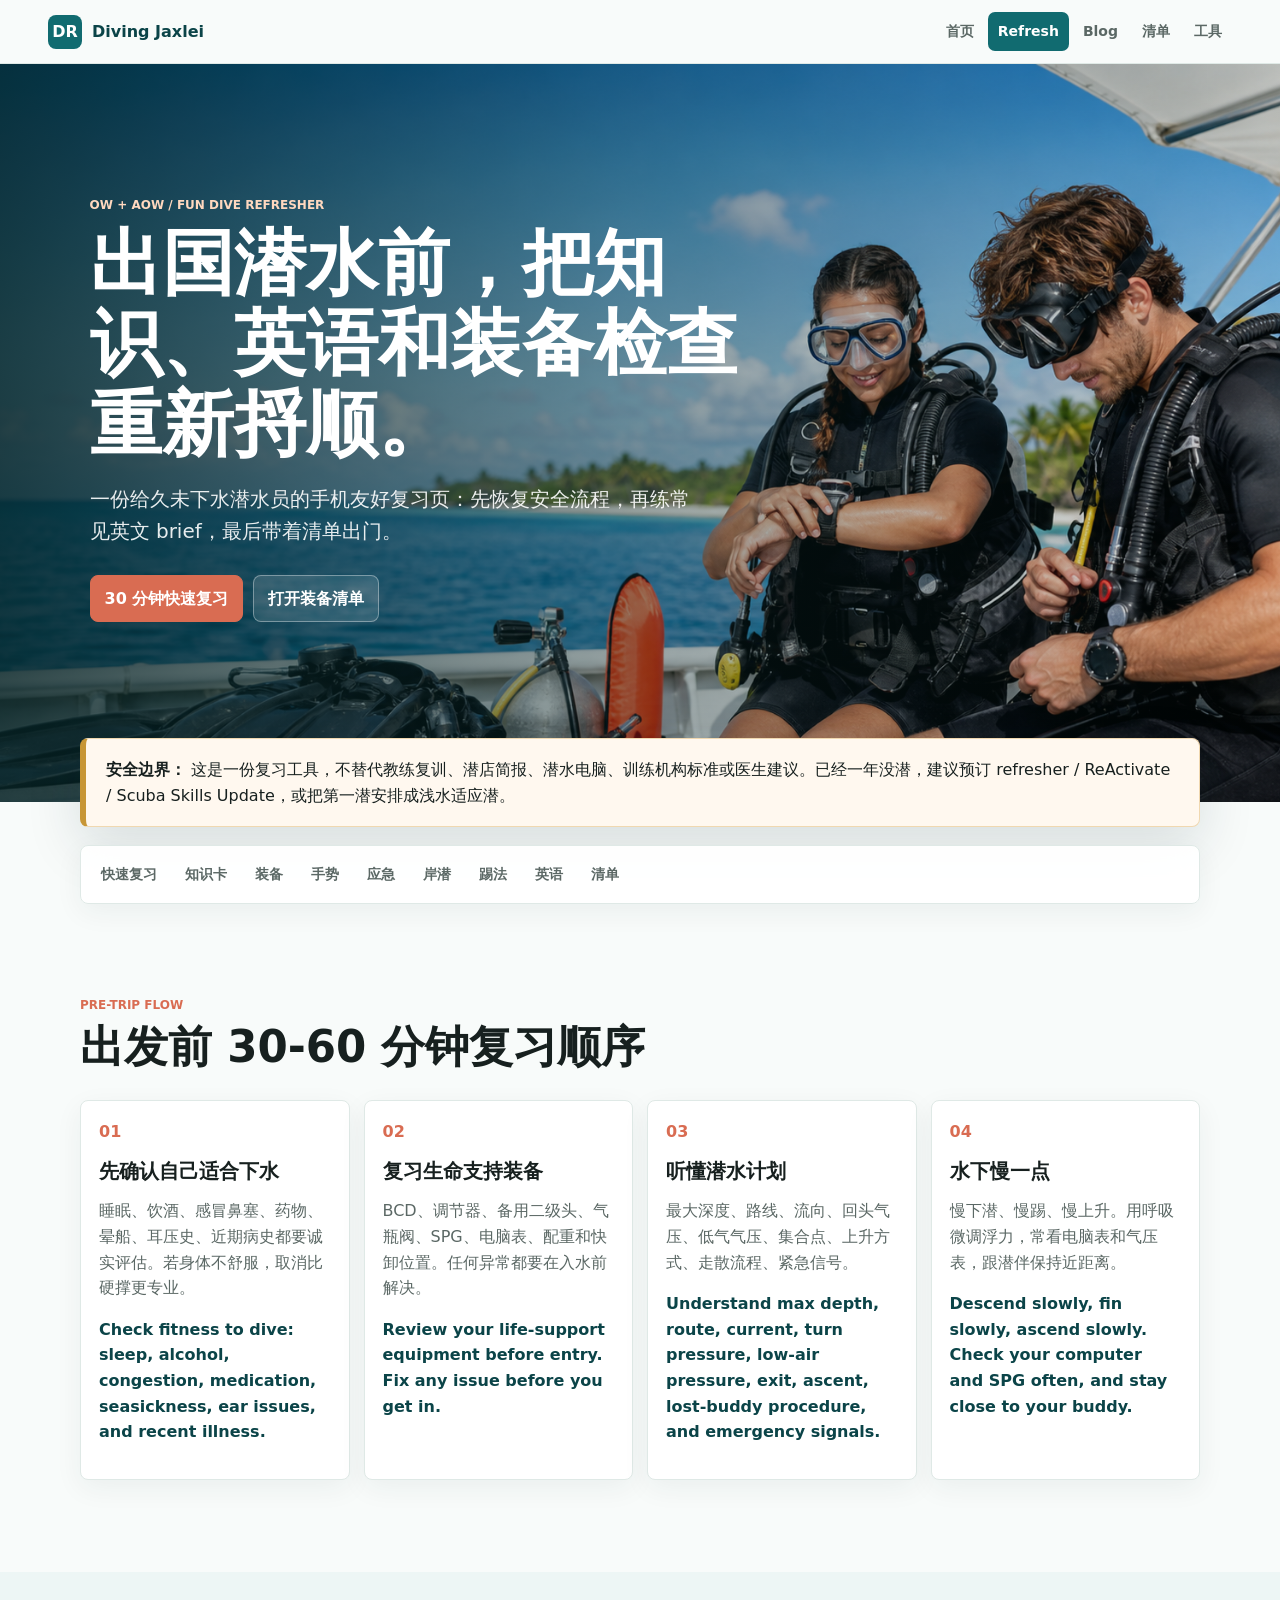
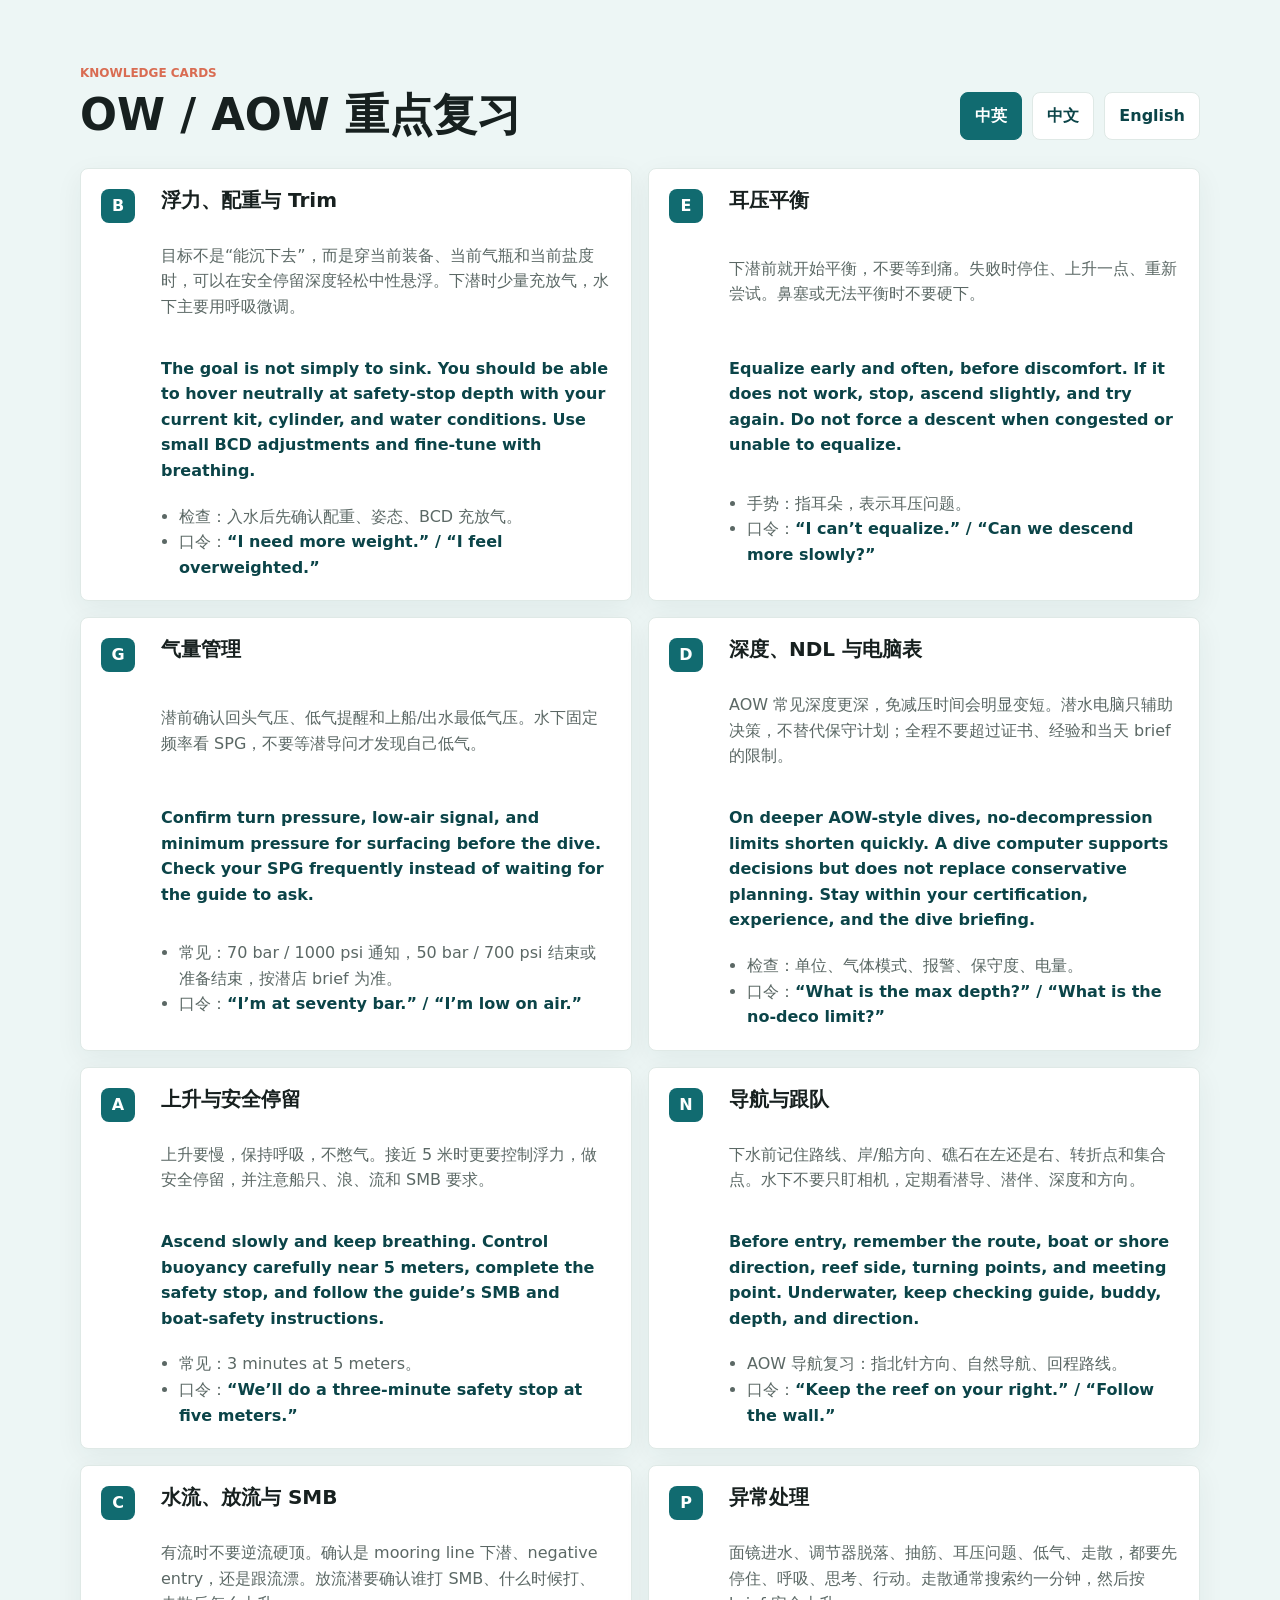
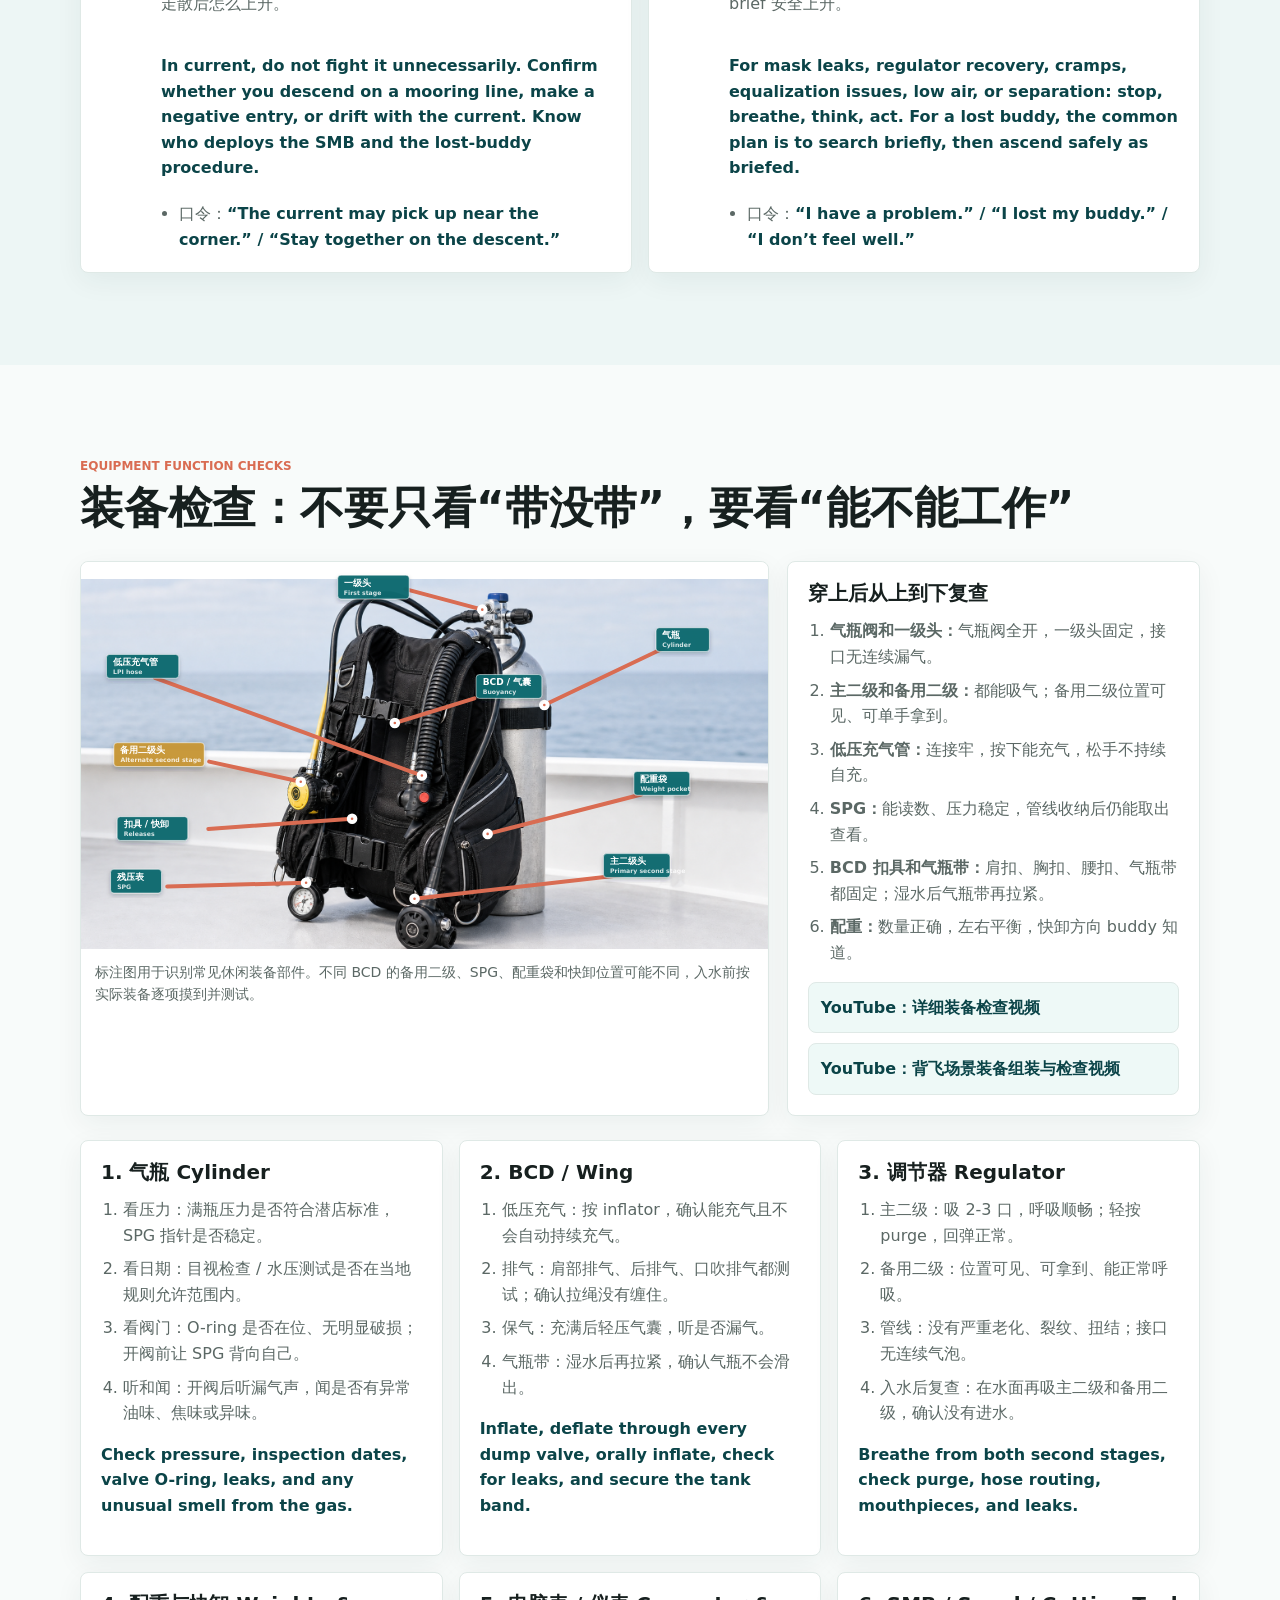
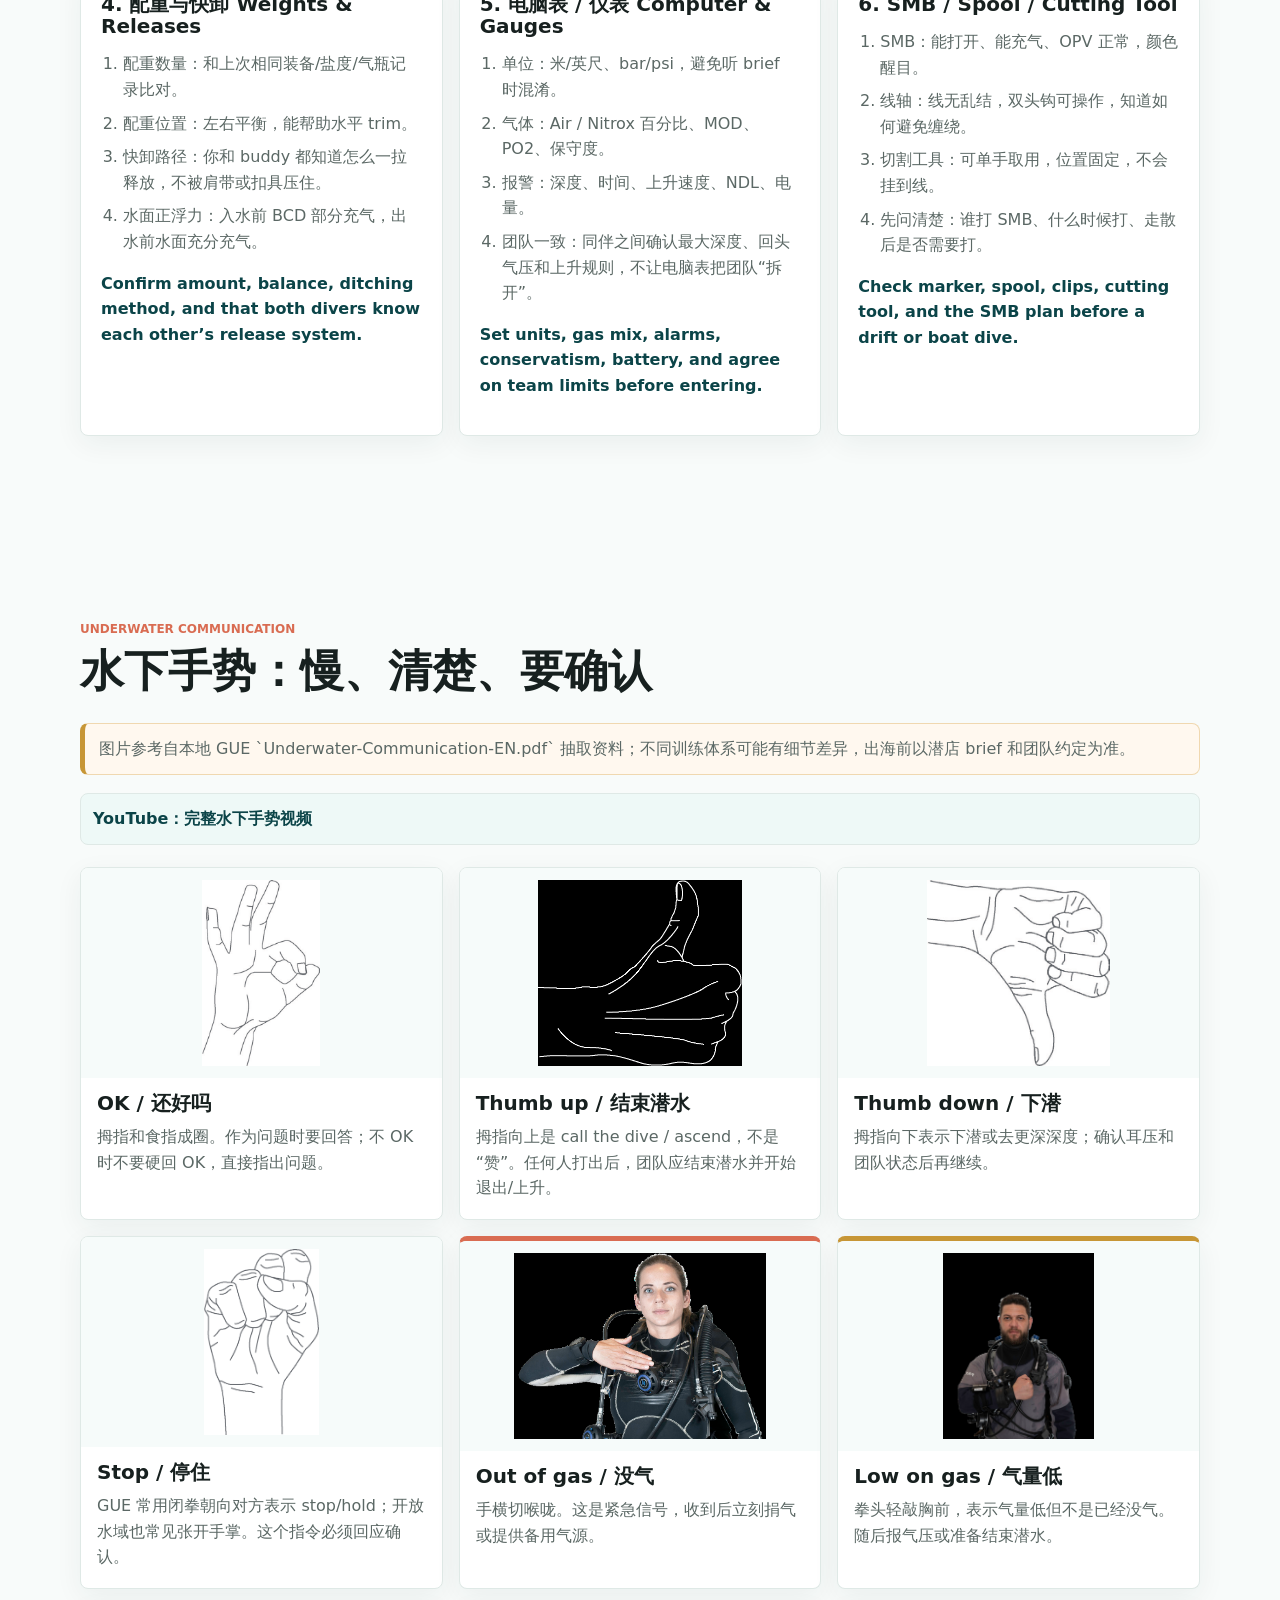
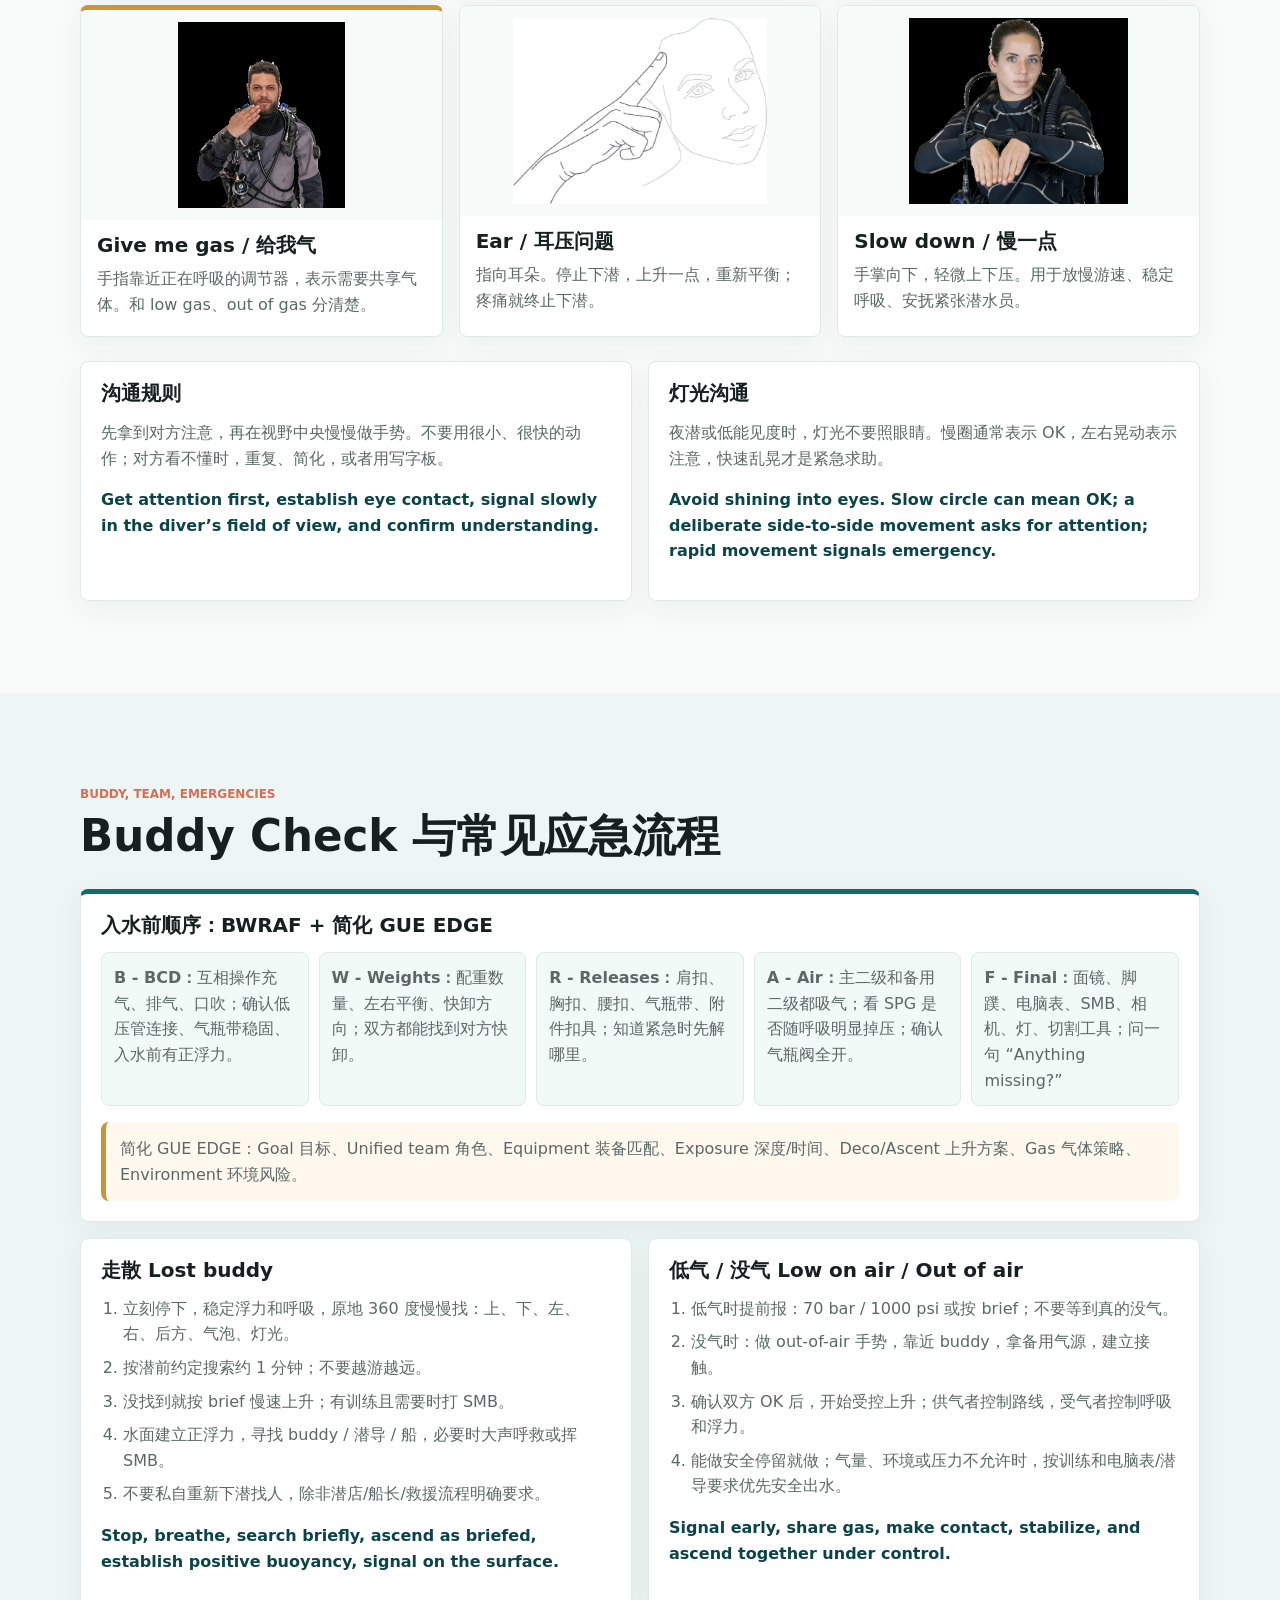
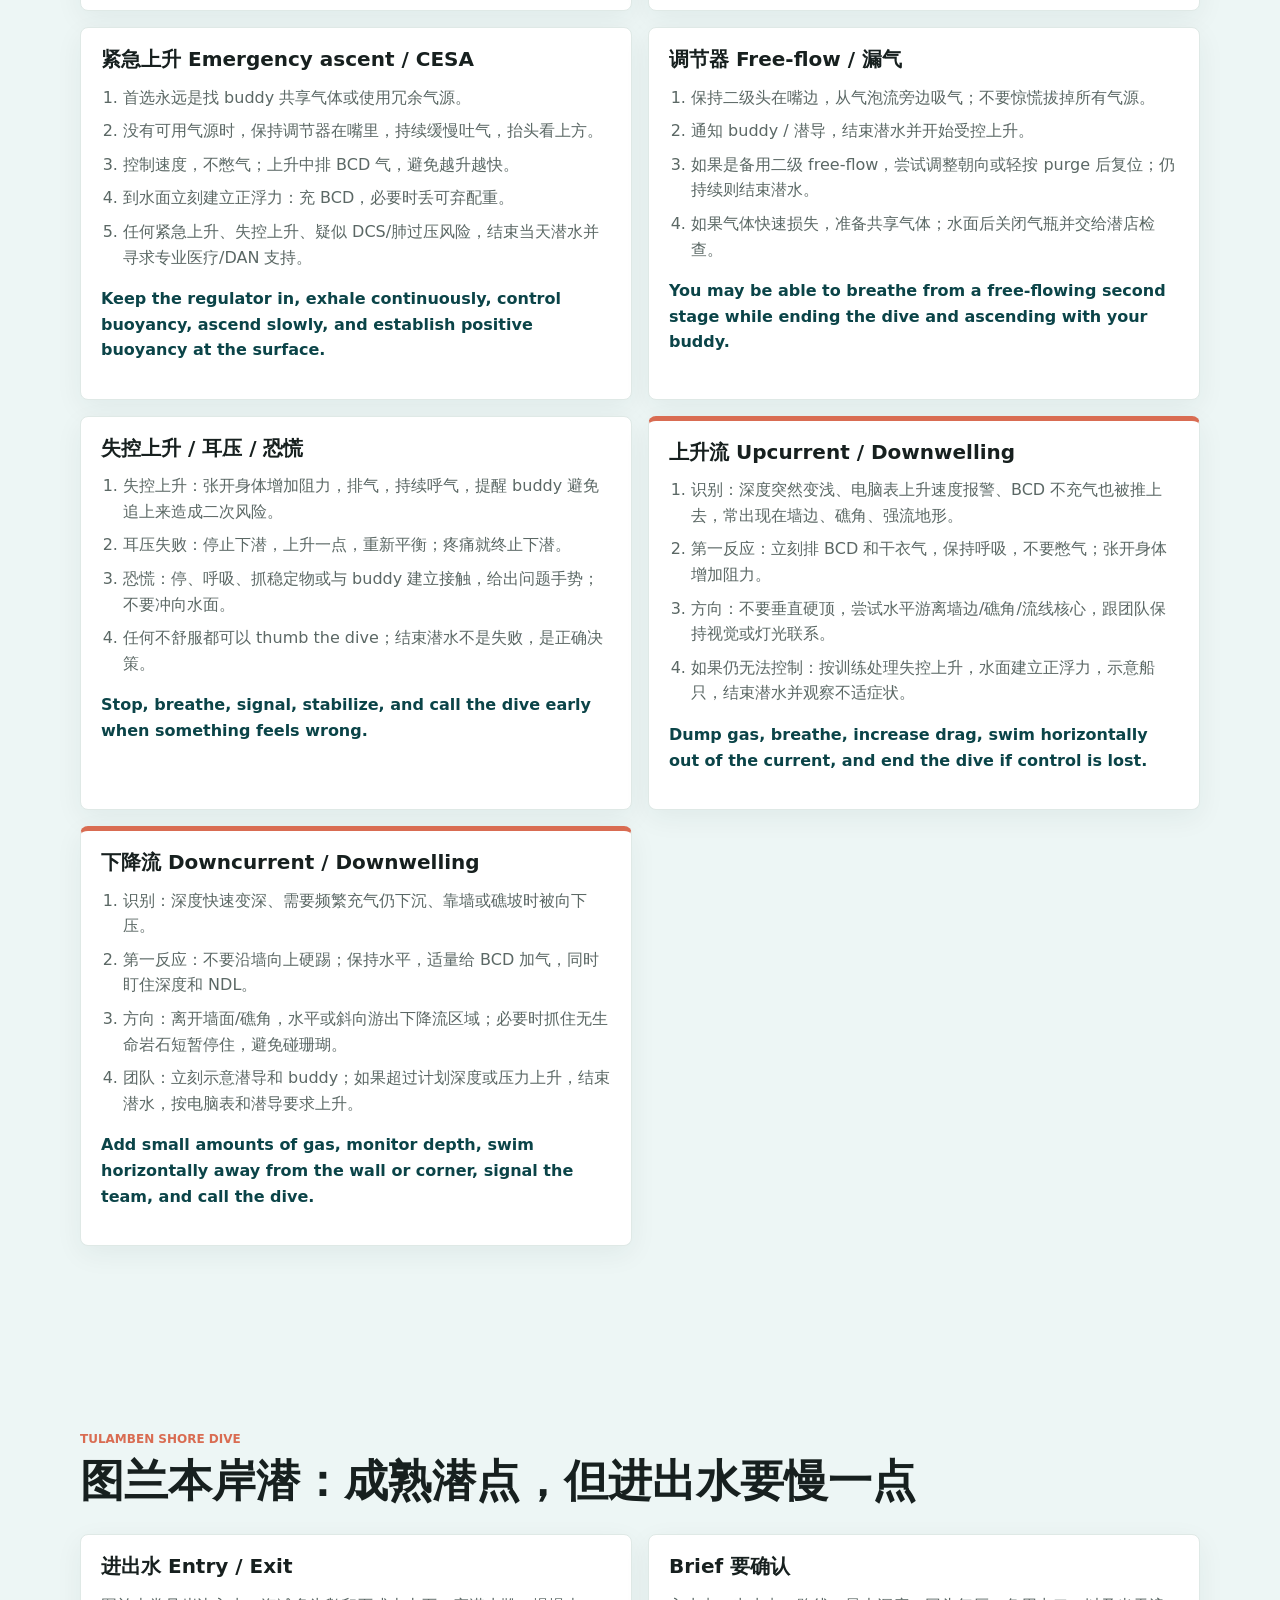
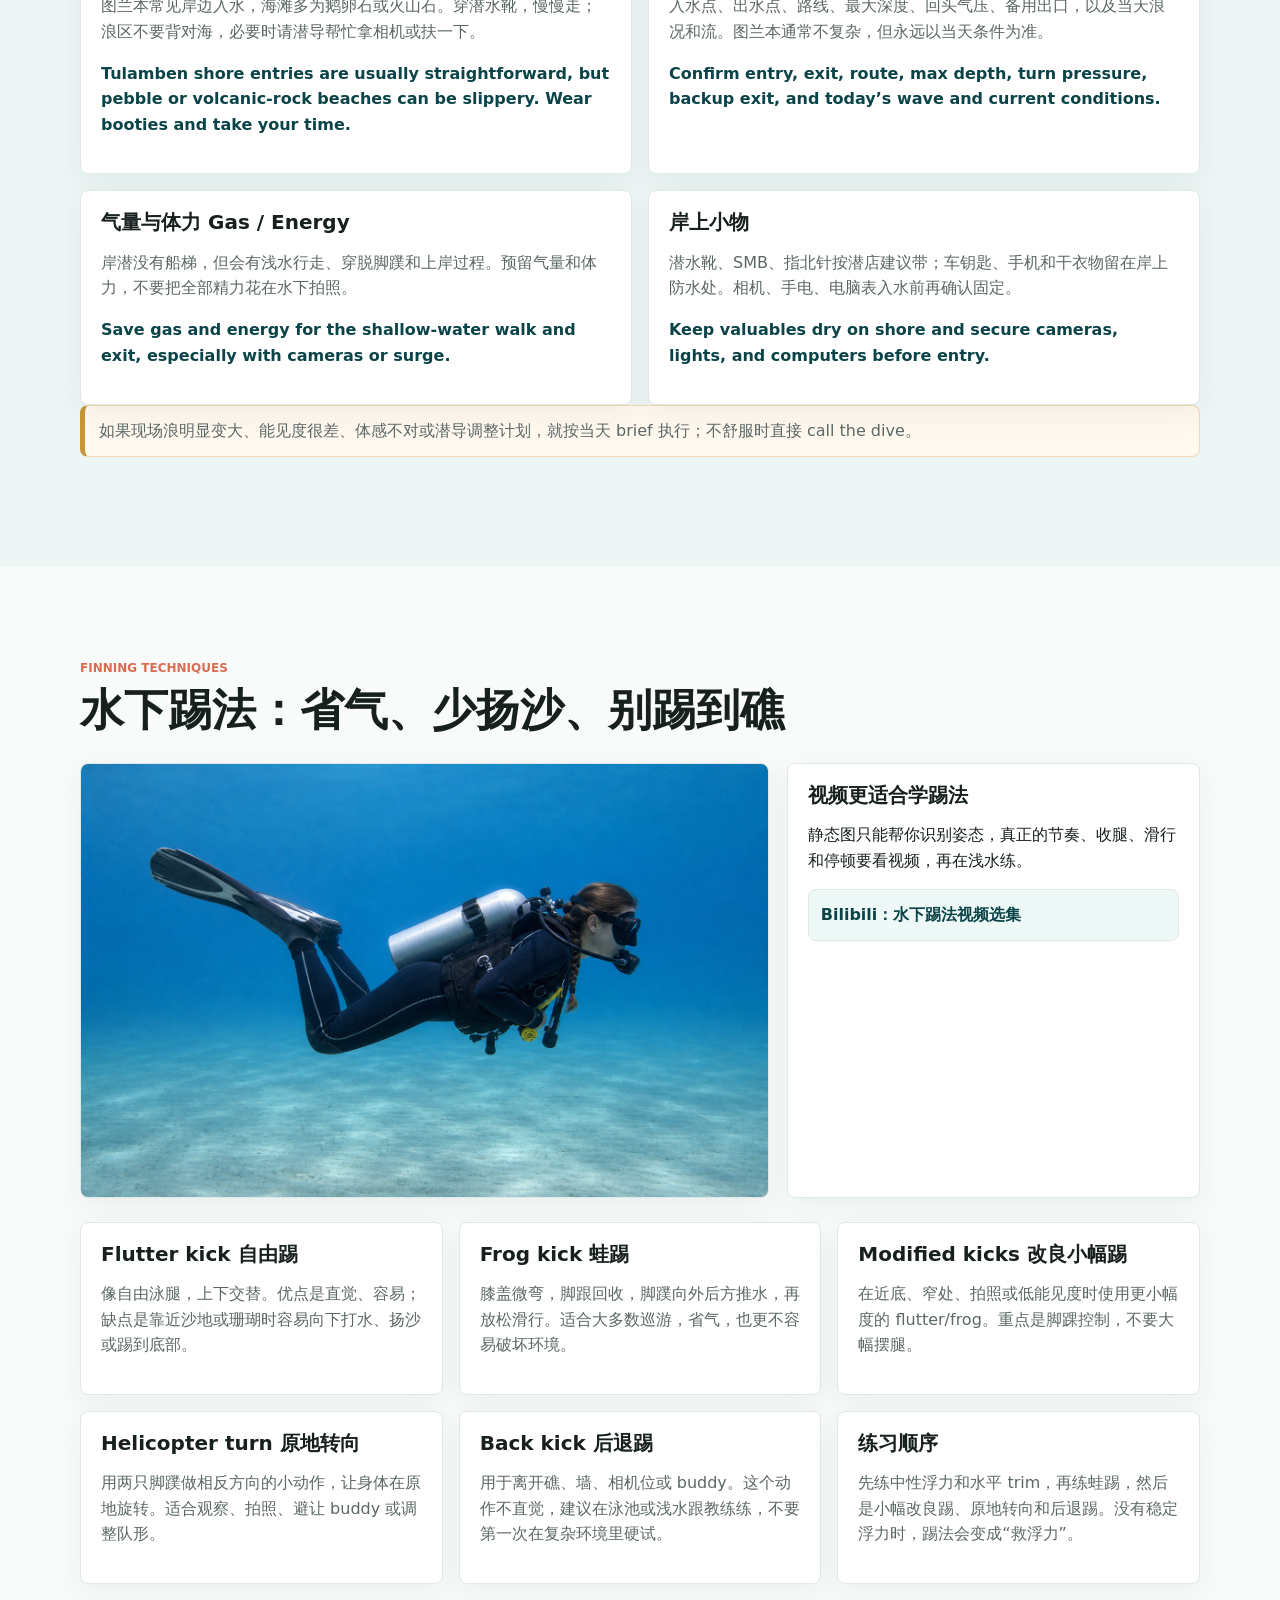
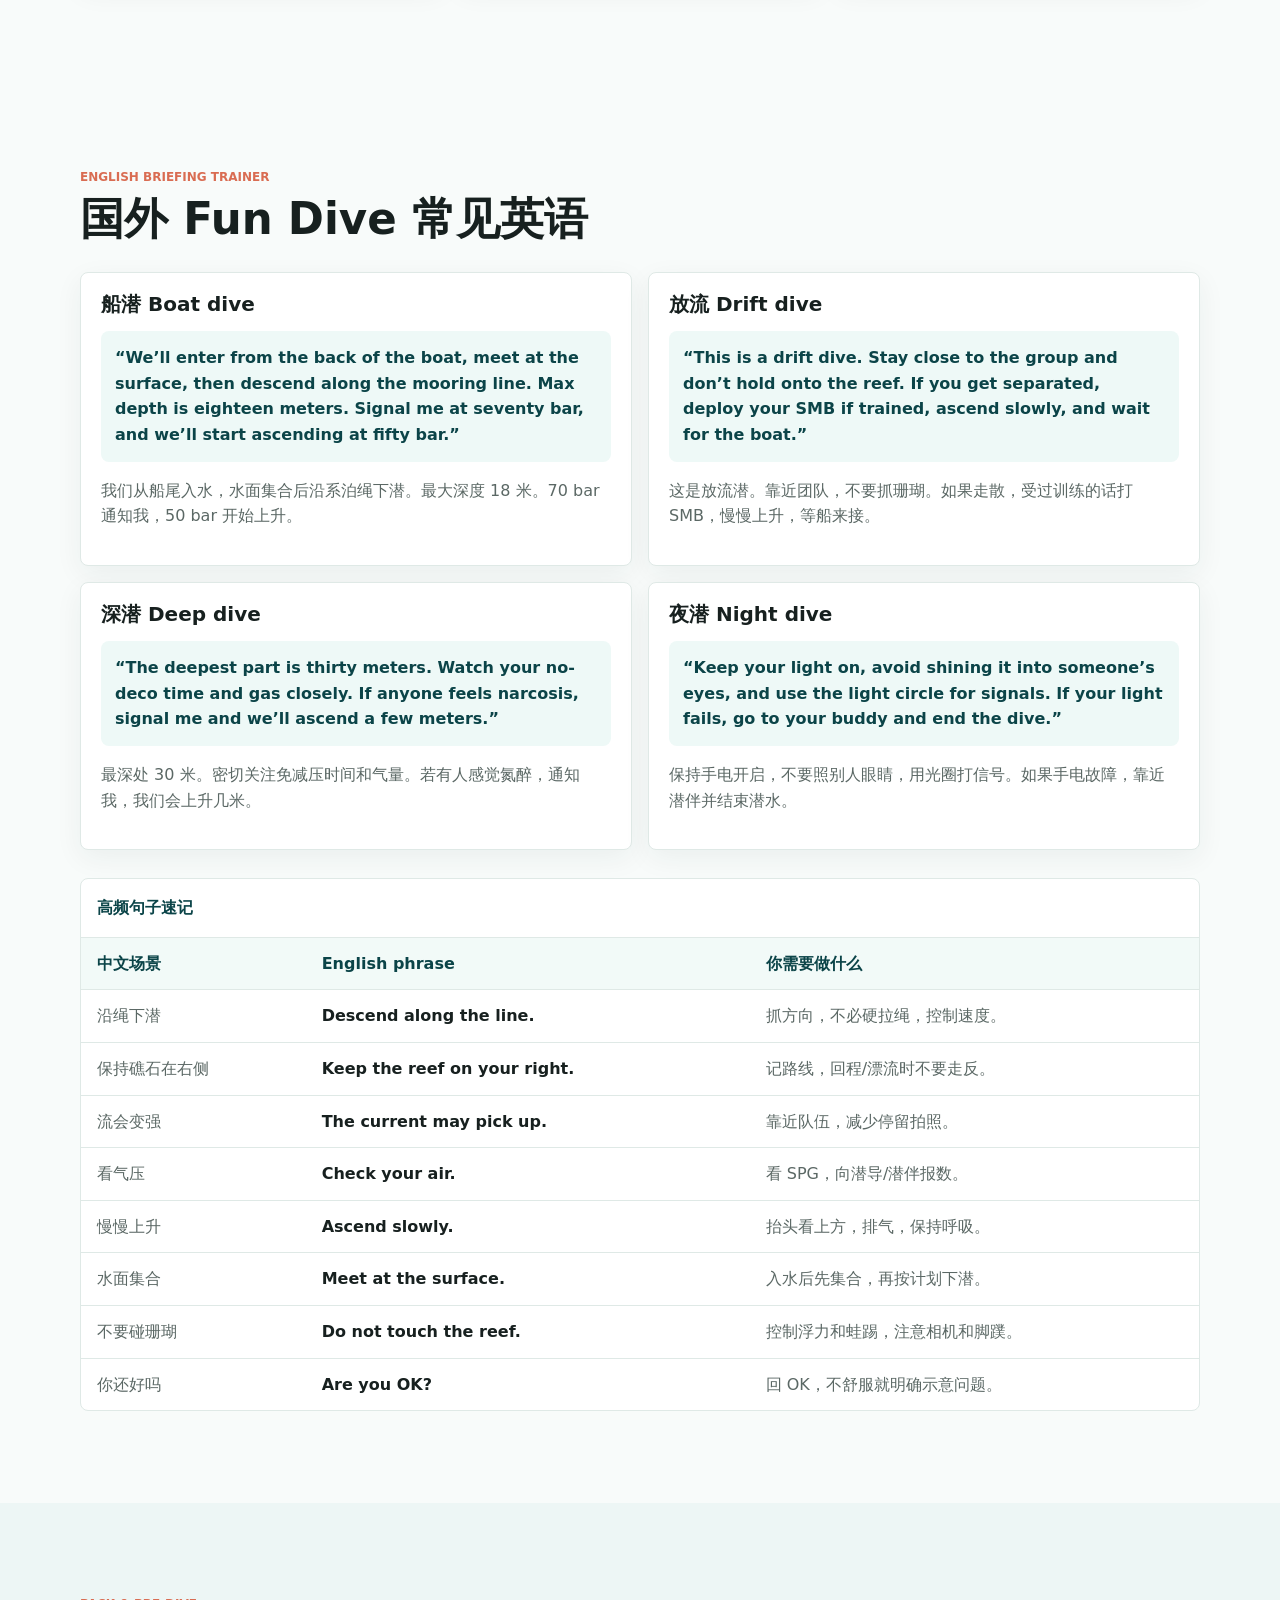
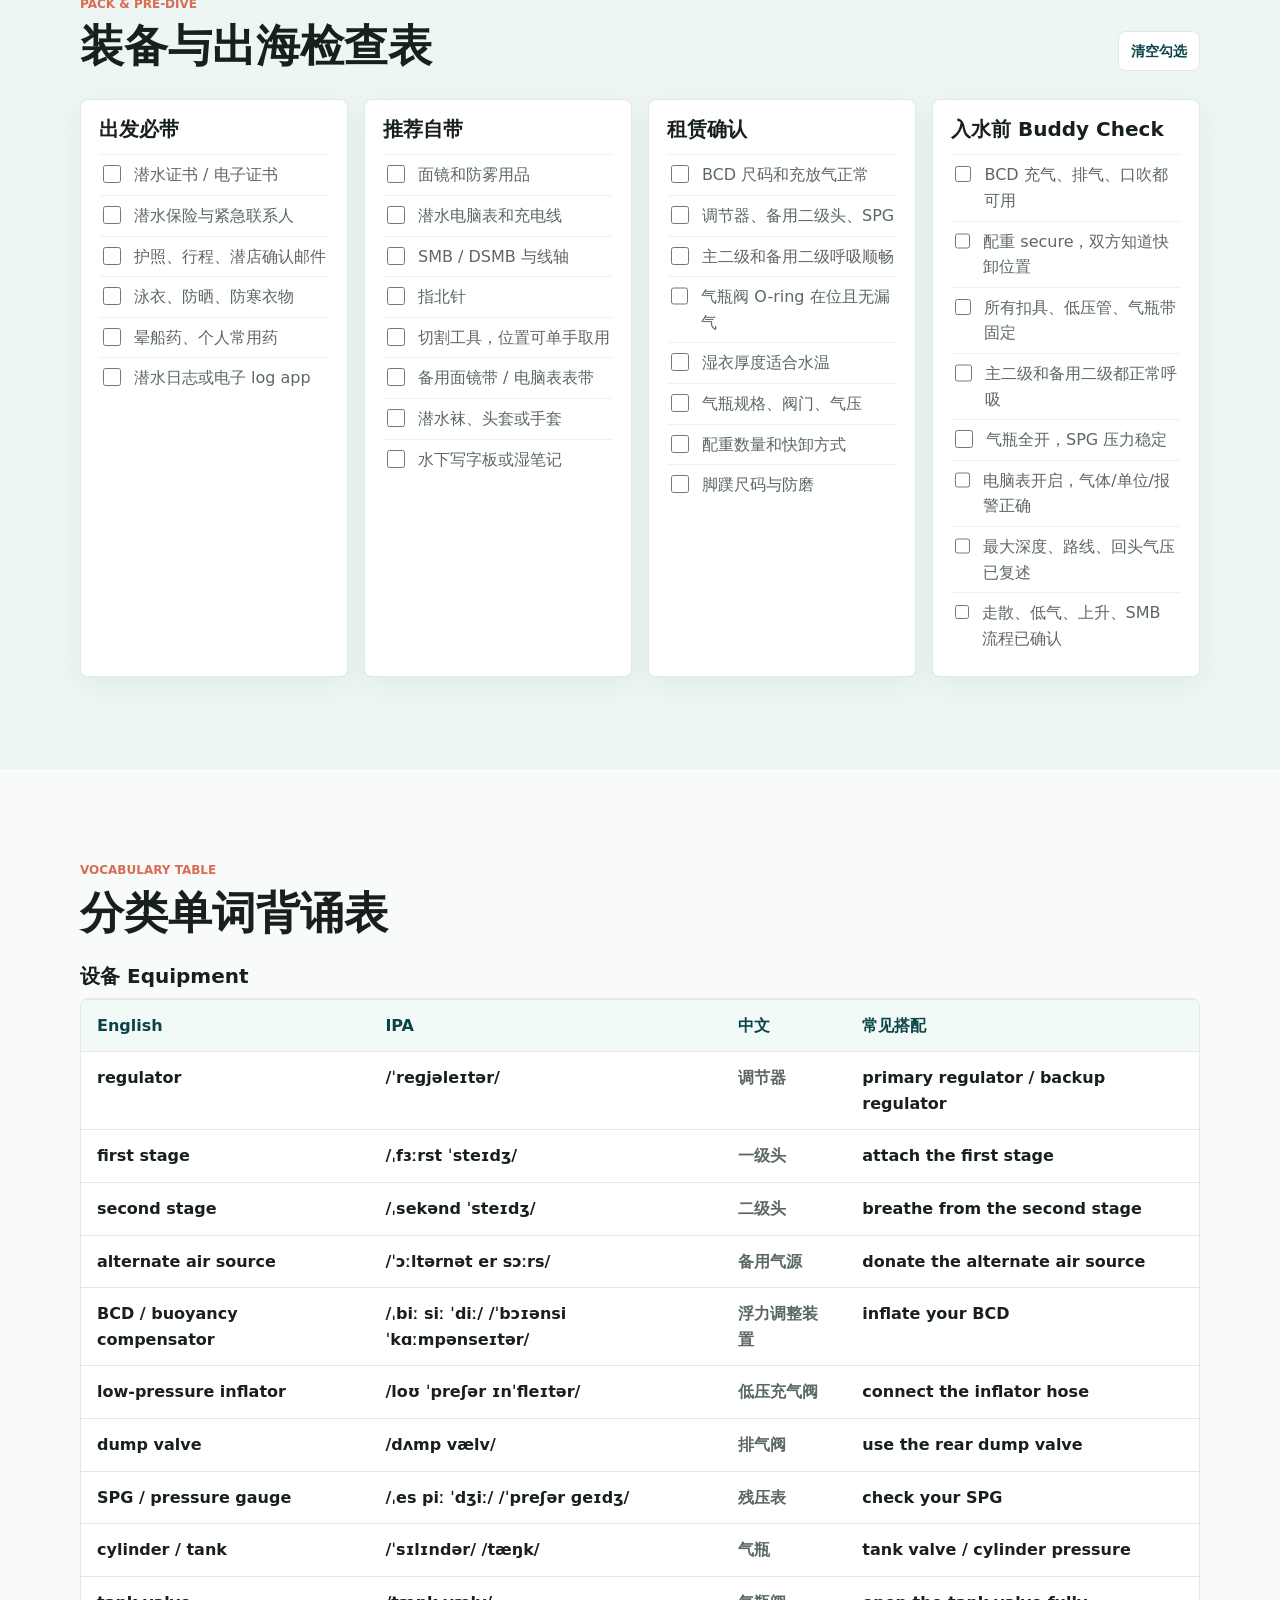
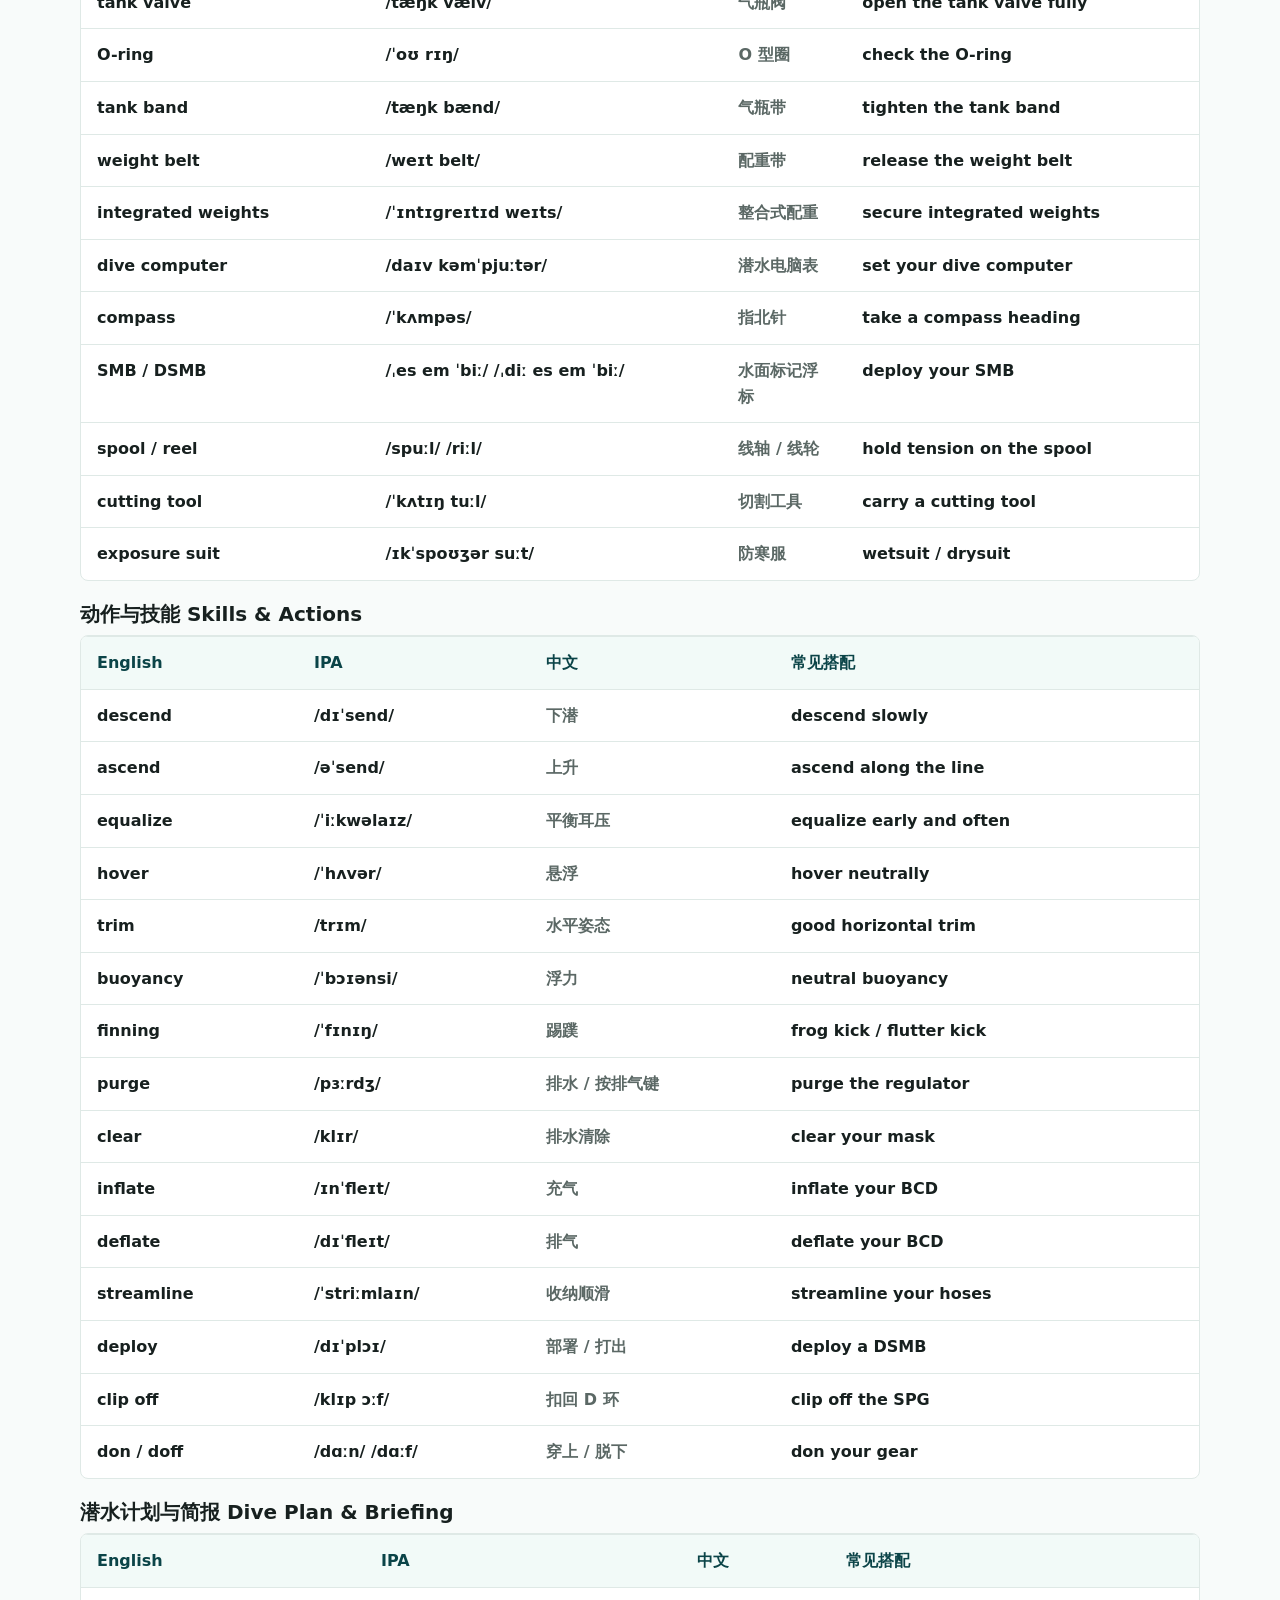
<file: refresh.html>
<!doctype html>
<html lang="zh-CN">
  <head>
    <meta charset="utf-8" />
    <meta name="viewport" content="width=device-width, initial-scale=1" />
    <title>OW + AOW Fun Dive Refresh | Diving Jaxlei</title>
    <meta
      name="description"
      content="OW/AOW scuba diving refresh guide with Chinese-English dive briefing phrases, safety review, vocabulary, and gear checklist."
    />
    <link rel="stylesheet" href="styles.css" />
  </head>
  <body>
    <header class="site-header">
      <a class="brand" href="index.html" aria-label="Diving Jaxlei home">
        <span class="brand-mark">DR</span>
        <span>Diving Jaxlei</span>
      </a>
      <nav class="top-nav" aria-label="Primary navigation">
        <a href="index.html">首页</a>
        <a class="active" href="refresh.html">Refresh</a>
        <a href="blog.html">Blog</a>
        <a href="refresh.html#checklist">清单</a>
        <a href="refresh.html#future">工具</a>
      </nav>
    </header>

    <main id="top">
      <section class="hero">
        <img src="assets/diving-refresher-hero.png" alt="Scuba divers preparing gear on a dive boat" />
        <div class="hero-overlay" aria-hidden="true"></div>
        <div class="hero-content">
          <p class="eyebrow">OW + AOW / Fun Dive Refresher</p>
          <h1>出国潜水前，把知识、英语和装备检查重新捋顺。</h1>
          <p>
            一份给久未下水潜水员的手机友好复习页：先恢复安全流程，再练常见英文 brief，最后带着清单出门。
          </p>
          <div class="hero-actions">
            <a class="button primary" href="#quick">30 分钟快速复习</a>
            <a class="button ghost" href="#checklist">打开装备清单</a>
          </div>
        </div>
      </section>

      <section class="notice">
        <strong>安全边界：</strong>
        这是一份复习工具，不替代教练复训、潜店简报、潜水电脑、训练机构标准或医生建议。已经一年没潜，建议预订
        refresher / ReActivate / Scuba Skills Update，或把第一潜安排成浅水适应潜。
      </section>

      <nav class="doc-nav" aria-label="Refresh sections">
        <a href="#quick">快速复习</a>
        <a href="#refresh">知识卡</a>
        <a href="#equipment">装备</a>
        <a href="#signals">手势</a>
        <a href="#procedures">应急</a>
        <a href="#shore">岸潜</a>
        <a href="#finning">踢法</a>
        <a href="#briefing">英语</a>
        <a href="#checklist">清单</a>
      </nav>

      <section id="quick" class="section">
        <div class="section-heading">
          <p class="eyebrow">Pre-trip flow</p>
          <h2>出发前 30-60 分钟复习顺序</h2>
        </div>
        <div class="timeline">
          <article>
            <span>01</span>
            <h3>先确认自己适合下水</h3>
            <p>睡眠、饮酒、感冒鼻塞、药物、晕船、耳压史、近期病史都要诚实评估。若身体不舒服，取消比硬撑更专业。</p>
            <p class="en">Check fitness to dive: sleep, alcohol, congestion, medication, seasickness, ear issues, and recent illness.</p>
          </article>
          <article>
            <span>02</span>
            <h3>复习生命支持装备</h3>
            <p>BCD、调节器、备用二级头、气瓶阀、SPG、电脑表、配重和快卸位置。任何异常都要在入水前解决。</p>
            <p class="en">Review your life-support equipment before entry. Fix any issue before you get in.</p>
          </article>
          <article>
            <span>03</span>
            <h3>听懂潜水计划</h3>
            <p>最大深度、路线、流向、回头气压、低气气压、集合点、上升方式、走散流程、紧急信号。</p>
            <p class="en">Understand max depth, route, current, turn pressure, low-air pressure, exit, ascent, lost-buddy procedure, and emergency signals.</p>
          </article>
          <article>
            <span>04</span>
            <h3>水下慢一点</h3>
            <p>慢下潜、慢踢、慢上升。用呼吸微调浮力，常看电脑表和气压表，跟潜伴保持近距离。</p>
            <p class="en">Descend slowly, fin slowly, ascend slowly. Check your computer and SPG often, and stay close to your buddy.</p>
          </article>
        </div>
      </section>

      <section id="refresh" class="section alt">
        <div class="section-heading with-tools">
          <div>
            <p class="eyebrow">Knowledge cards</p>
            <h2>OW / AOW 重点复习</h2>
          </div>
          <div class="tool-row" role="group" aria-label="Display controls">
            <button class="seg active" data-lang="both">中英</button>
            <button class="seg" data-lang="zh">中文</button>
            <button class="seg" data-lang="en">English</button>
          </div>
        </div>

        <div class="cards">
          <article class="knowledge-card">
            <div class="card-icon">B</div>
            <h3>浮力、配重与 Trim</h3>
            <p class="zh">目标不是“能沉下去”，而是穿当前装备、当前气瓶和当前盐度时，可以在安全停留深度轻松中性悬浮。下潜时少量充放气，水下主要用呼吸微调。</p>
            <p class="en">The goal is not simply to sink. You should be able to hover neutrally at safety-stop depth with your current kit, cylinder, and water conditions. Use small BCD adjustments and fine-tune with breathing.</p>
            <ul>
              <li>检查：入水后先确认配重、姿态、BCD 充放气。</li>
              <li>口令：<span class="phrase">“I need more weight.” / “I feel overweighted.”</span></li>
            </ul>
          </article>

          <article class="knowledge-card">
            <div class="card-icon">E</div>
            <h3>耳压平衡</h3>
            <p class="zh">下潜前就开始平衡，不要等到痛。失败时停住、上升一点、重新尝试。鼻塞或无法平衡时不要硬下。</p>
            <p class="en">Equalize early and often, before discomfort. If it does not work, stop, ascend slightly, and try again. Do not force a descent when congested or unable to equalize.</p>
            <ul>
              <li>手势：指耳朵，表示耳压问题。</li>
              <li>口令：<span class="phrase">“I can’t equalize.” / “Can we descend more slowly?”</span></li>
            </ul>
          </article>

          <article class="knowledge-card">
            <div class="card-icon">G</div>
            <h3>气量管理</h3>
            <p class="zh">潜前确认回头气压、低气提醒和上船/出水最低气压。水下固定频率看 SPG，不要等潜导问才发现自己低气。</p>
            <p class="en">Confirm turn pressure, low-air signal, and minimum pressure for surfacing before the dive. Check your SPG frequently instead of waiting for the guide to ask.</p>
            <ul>
              <li>常见：70 bar / 1000 psi 通知，50 bar / 700 psi 结束或准备结束，按潜店 brief 为准。</li>
              <li>口令：<span class="phrase">“I’m at seventy bar.” / “I’m low on air.”</span></li>
            </ul>
          </article>

          <article class="knowledge-card">
            <div class="card-icon">D</div>
            <h3>深度、NDL 与电脑表</h3>
            <p class="zh">AOW 常见深度更深，免减压时间会明显变短。潜水电脑只辅助决策，不替代保守计划；全程不要超过证书、经验和当天 brief 的限制。</p>
            <p class="en">On deeper AOW-style dives, no-decompression limits shorten quickly. A dive computer supports decisions but does not replace conservative planning. Stay within your certification, experience, and the dive briefing.</p>
            <ul>
              <li>检查：单位、气体模式、报警、保守度、电量。</li>
              <li>口令：<span class="phrase">“What is the max depth?” / “What is the no-deco limit?”</span></li>
            </ul>
          </article>

          <article class="knowledge-card">
            <div class="card-icon">A</div>
            <h3>上升与安全停留</h3>
            <p class="zh">上升要慢，保持呼吸，不憋气。接近 5 米时更要控制浮力，做安全停留，并注意船只、浪、流和 SMB 要求。</p>
            <p class="en">Ascend slowly and keep breathing. Control buoyancy carefully near 5 meters, complete the safety stop, and follow the guide’s SMB and boat-safety instructions.</p>
            <ul>
              <li>常见：3 minutes at 5 meters。</li>
              <li>口令：<span class="phrase">“We’ll do a three-minute safety stop at five meters.”</span></li>
            </ul>
          </article>

          <article class="knowledge-card">
            <div class="card-icon">N</div>
            <h3>导航与跟队</h3>
            <p class="zh">下水前记住路线、岸/船方向、礁石在左还是右、转折点和集合点。水下不要只盯相机，定期看潜导、潜伴、深度和方向。</p>
            <p class="en">Before entry, remember the route, boat or shore direction, reef side, turning points, and meeting point. Underwater, keep checking guide, buddy, depth, and direction.</p>
            <ul>
              <li>AOW 导航复习：指北针方向、自然导航、回程路线。</li>
              <li>口令：<span class="phrase">“Keep the reef on your right.” / “Follow the wall.”</span></li>
            </ul>
          </article>

          <article class="knowledge-card">
            <div class="card-icon">C</div>
            <h3>水流、放流与 SMB</h3>
            <p class="zh">有流时不要逆流硬顶。确认是 mooring line 下潜、negative entry，还是跟流漂。放流潜要确认谁打 SMB、什么时候打、走散后怎么上升。</p>
            <p class="en">In current, do not fight it unnecessarily. Confirm whether you descend on a mooring line, make a negative entry, or drift with the current. Know who deploys the SMB and the lost-buddy procedure.</p>
            <ul>
              <li>口令：<span class="phrase">“The current may pick up near the corner.” / “Stay together on the descent.”</span></li>
            </ul>
          </article>

          <article class="knowledge-card">
            <div class="card-icon">P</div>
            <h3>异常处理</h3>
            <p class="zh">面镜进水、调节器脱落、抽筋、耳压问题、低气、走散，都要先停住、呼吸、思考、行动。走散通常搜索约一分钟，然后按 brief 安全上升。</p>
            <p class="en">For mask leaks, regulator recovery, cramps, equalization issues, low air, or separation: stop, breathe, think, act. For a lost buddy, the common plan is to search briefly, then ascend safely as briefed.</p>
            <ul>
              <li>口令：<span class="phrase">“I have a problem.” / “I lost my buddy.” / “I don’t feel well.”</span></li>
            </ul>
          </article>
        </div>
      </section>

      <section id="equipment" class="section">
        <div class="section-heading">
          <p class="eyebrow">Equipment function checks</p>
          <h2>装备检查：不要只看“带没带”，要看“能不能工作”</h2>
        </div>

        <div class="photo-split">
          <figure class="real-photo gear-annotated">
            <div class="gear-map">
              <img src="assets/gear-check-annotated-base.png" alt="Assembled scuba BCD, cylinder, regulator hoses, SPG and alternate second stage with labels" />
              <svg class="gear-overlay" viewBox="0 0 1672 941" aria-hidden="true">
                <defs>
                  <filter id="labelShadow" x="-20%" y="-20%" width="140%" height="140%">
                    <feDropShadow dx="0" dy="6" stdDeviation="5" flood-color="#102c30" flood-opacity="0.24" />
                  </filter>
                </defs>
                <g class="anno">
                  <line x1="790" y1="66" x2="977" y2="116" />
                  <circle cx="977" cy="116" r="8" />
                  <rect x="625" y="32" width="174" height="58" rx="8" />
                  <text x="640" y="58">一级头</text>
                  <text x="640" y="80" class="en-label">First stage</text>
                </g>
                <g class="anno">
                  <line x1="1418" y1="210" x2="1128" y2="348" />
                  <circle cx="1128" cy="348" r="8" />
                  <rect x="1400" y="160" width="130" height="58" rx="8" />
                  <text x="1415" y="186">气瓶</text>
                  <text x="1415" y="208" class="en-label">Cylinder</text>
                </g>
                <g class="anno">
                  <line x1="180" y1="282" x2="830" y2="520" />
                  <circle cx="830" cy="520" r="8" />
                  <rect x="62" y="225" width="176" height="58" rx="8" />
                  <text x="78" y="251">低压充气管</text>
                  <text x="78" y="273" class="en-label">LPI hose</text>
                </g>
                <g class="anno">
                  <line x1="312" y1="486" x2="535" y2="535" />
                  <circle cx="535" cy="535" r="8" />
                  <rect x="80" y="440" width="220" height="58" rx="8" class="gold" />
                  <text x="96" y="466">备用二级头</text>
                  <text x="96" y="488" class="en-label">Alternate second stage</text>
                </g>
                <g class="anno">
                  <line x1="1318" y1="762" x2="812" y2="820" />
                  <circle cx="812" cy="820" r="8" />
                  <rect x="1272" y="710" width="162" height="58" rx="8" />
                  <text x="1288" y="736">主二级头</text>
                  <text x="1288" y="758" class="en-label">Primary second stage</text>
                </g>
                <g class="anno">
                  <line x1="210" y1="790" x2="548" y2="781" />
                  <circle cx="548" cy="781" r="8" />
                  <rect x="72" y="748" width="124" height="58" rx="8" />
                  <text x="88" y="774">残压表</text>
                  <text x="88" y="796" class="en-label">SPG</text>
                </g>
                <g class="anno">
                  <line x1="958" y1="332" x2="764" y2="392" />
                  <circle cx="764" cy="392" r="8" />
                  <rect x="962" y="274" width="160" height="58" rx="8" />
                  <text x="978" y="300">BCD / 气囊</text>
                  <text x="978" y="322" class="en-label">Buoyancy</text>
                </g>
                <g class="anno">
                  <line x1="310" y1="650" x2="660" y2="625" />
                  <circle cx="660" cy="625" r="8" />
                  <rect x="88" y="620" width="172" height="58" rx="8" />
                  <text x="104" y="646">扣具 / 快卸</text>
                  <text x="104" y="668" class="en-label">Releases</text>
                </g>
                <g class="anno">
                  <line x1="1364" y1="566" x2="990" y2="662" />
                  <circle cx="990" cy="662" r="8" />
                  <rect x="1346" y="510" width="136" height="58" rx="8" />
                  <text x="1362" y="536">配重袋</text>
                  <text x="1362" y="558" class="en-label">Weight pocket</text>
                </g>
              </svg>
            </div>
            <figcaption>标注图用于识别常见休闲装备部件。不同 BCD 的备用二级、SPG、配重袋和快卸位置可能不同，入水前按实际装备逐项摸到并测试。</figcaption>
          </figure>
          <article class="photo-notes">
            <h3>穿上后从上到下复查</h3>
            <ol>
              <li><strong>气瓶阀和一级头：</strong>气瓶阀全开，一级头固定，接口无连续漏气。</li>
              <li><strong>主二级和备用二级：</strong>都能吸气；备用二级位置可见、可单手拿到。</li>
              <li><strong>低压充气管：</strong>连接牢，按下能充气，松手不持续自充。</li>
              <li><strong>SPG：</strong>能读数、压力稳定，管线收纳后仍能取出查看。</li>
              <li><strong>BCD 扣具和气瓶带：</strong>肩扣、胸扣、腰扣、气瓶带都固定；湿水后气瓶带再拉紧。</li>
              <li><strong>配重：</strong>数量正确，左右平衡，快卸方向 buddy 知道。</li>
            </ol>
            <div class="video-links">
              <a href="https://www.youtube.com/watch?v=hHkT1uWa2lY" target="_blank" rel="noopener noreferrer">YouTube：详细装备检查视频</a>
              <a href="https://www.youtube.com/watch?v=LV7y_N1g608&amp;list=PL43iBRDB5Wa7dB0MkZh2HV0TQzQ5s5YC4&amp;index=18" target="_blank" rel="noopener noreferrer">YouTube：背飞场景装备组装与检查视频</a>
            </div>
          </article>
        </div>

        <div class="procedure-grid">
          <article class="procedure-card">
            <h3>1. 气瓶 Cylinder</h3>
            <ol>
              <li>看压力：满瓶压力是否符合潜店标准，SPG 指针是否稳定。</li>
              <li>看日期：目视检查 / 水压测试是否在当地规则允许范围内。</li>
              <li>看阀门：O-ring 是否在位、无明显破损；开阀前让 SPG 背向自己。</li>
              <li>听和闻：开阀后听漏气声，闻是否有异常油味、焦味或异味。</li>
            </ol>
            <p class="en">Check pressure, inspection dates, valve O-ring, leaks, and any unusual smell from the gas.</p>
          </article>

          <article class="procedure-card">
            <h3>2. BCD / Wing</h3>
            <ol>
              <li>低压充气：按 inflator，确认能充气且不会自动持续充气。</li>
              <li>排气：肩部排气、后排气、口吹排气都测试；确认拉绳没有缠住。</li>
              <li>保气：充满后轻压气囊，听是否漏气。</li>
              <li>气瓶带：湿水后再拉紧，确认气瓶不会滑出。</li>
            </ol>
            <p class="en">Inflate, deflate through every dump valve, orally inflate, check for leaks, and secure the tank band.</p>
          </article>

          <article class="procedure-card">
            <h3>3. 调节器 Regulator</h3>
            <ol>
              <li>主二级：吸 2-3 口，呼吸顺畅；轻按 purge，回弹正常。</li>
              <li>备用二级：位置可见、可拿到、能正常呼吸。</li>
              <li>管线：没有严重老化、裂纹、扭结；接口无连续气泡。</li>
              <li>入水后复查：在水面再吸主二级和备用二级，确认没有进水。</li>
            </ol>
            <p class="en">Breathe from both second stages, check purge, hose routing, mouthpieces, and leaks.</p>
          </article>

          <article class="procedure-card">
            <h3>4. 配重与快卸 Weights & Releases</h3>
            <ol>
              <li>配重数量：和上次相同装备/盐度/气瓶记录比对。</li>
              <li>配重位置：左右平衡，能帮助水平 trim。</li>
              <li>快卸路径：你和 buddy 都知道怎么一拉释放，不被肩带或扣具压住。</li>
              <li>水面正浮力：入水前 BCD 部分充气，出水前水面充分充气。</li>
            </ol>
            <p class="en">Confirm amount, balance, ditching method, and that both divers know each other’s release system.</p>
          </article>

          <article class="procedure-card">
            <h3>5. 电脑表 / 仪表 Computer & Gauges</h3>
            <ol>
              <li>单位：米/英尺、bar/psi，避免听 brief 时混淆。</li>
              <li>气体：Air / Nitrox 百分比、MOD、PO2、保守度。</li>
              <li>报警：深度、时间、上升速度、NDL、电量。</li>
              <li>团队一致：同伴之间确认最大深度、回头气压和上升规则，不让电脑表把团队“拆开”。</li>
            </ol>
            <p class="en">Set units, gas mix, alarms, conservatism, battery, and agree on team limits before entering.</p>
          </article>

          <article class="procedure-card">
            <h3>6. SMB / Spool / Cutting Tool</h3>
            <ol>
              <li>SMB：能打开、能充气、OPV 正常，颜色醒目。</li>
              <li>线轴：线无乱结，双头钩可操作，知道如何避免缠绕。</li>
              <li>切割工具：可单手取用，位置固定，不会挂到线。</li>
              <li>先问清楚：谁打 SMB、什么时候打、走散后是否需要打。</li>
            </ol>
            <p class="en">Check marker, spool, clips, cutting tool, and the SMB plan before a drift or boat dive.</p>
          </article>
        </div>
      </section>

      <section id="signals" class="section">
        <div class="section-heading">
          <p class="eyebrow">Underwater communication</p>
          <h2>水下手势：慢、清楚、要确认</h2>
        </div>

        <div class="source-note">图片参考自本地 GUE `Underwater-Communication-EN.pdf` 抽取资料；不同训练体系可能有细节差异，出海前以潜店 brief 和团队约定为准。</div>

        <div class="video-links section-video-links">
          <a href="https://www.youtube.com/watch?v=SxcY16hhxSA&amp;list=PL43iBRDB5Wa7dB0MkZh2HV0TQzQ5s5YC4&amp;index=12" target="_blank" rel="noopener noreferrer">YouTube：完整水下手势视频</a>
        </div>

        <div class="signal-grid">
          <article class="signal-card">
            <img src="assets/signals/ok.png" alt="OK hand signal" />
            <h3>OK / 还好吗</h3>
            <p>拇指和食指成圈。作为问题时要回答；不 OK 时不要硬回 OK，直接指出问题。</p>
          </article>
          <article class="signal-card">
            <img src="assets/signals/thumb-up-end-dive.png" alt="Thumb up signal for ending the dive or ascending" />
            <h3>Thumb up / 结束潜水</h3>
            <p>拇指向上是 call the dive / ascend，不是“赞”。任何人打出后，团队应结束潜水并开始退出/上升。</p>
          </article>
          <article class="signal-card">
            <img src="assets/signals/thumb-down-descend.png" alt="Thumb down signal for descending" />
            <h3>Thumb down / 下潜</h3>
            <p>拇指向下表示下潜或去更深深度；确认耳压和团队状态后再继续。</p>
          </article>
          <article class="signal-card">
            <img src="assets/signals/closed-fist-stop.png" alt="Closed fist stop or hold signal" />
            <h3>Stop / 停住</h3>
            <p>GUE 常用闭拳朝向对方表示 stop/hold；开放水域也常见张开手掌。这个指令必须回应确认。</p>
          </article>
          <article class="signal-card emergency">
            <img src="assets/signals/out-of-gas.png" alt="Out of gas emergency signal, hand slashing across throat" />
            <h3>Out of gas / 没气</h3>
            <p>手横切喉咙。这是紧急信号，收到后立刻捐气或提供备用气源。</p>
          </article>
          <article class="signal-card warning">
            <img src="assets/signals/low-on-gas.png" alt="Low on gas hand signal, fist tapping chest" />
            <h3>Low on gas / 气量低</h3>
            <p>拳头轻敲胸前，表示气量低但不是已经没气。随后报气压或准备结束潜水。</p>
          </article>
          <article class="signal-card warning">
            <img src="assets/signals/give-me-gas.png" alt="Give me gas hand signal near the regulator" />
            <h3>Give me gas / 给我气</h3>
            <p>手指靠近正在呼吸的调节器，表示需要共享气体。和 low gas、out of gas 分清楚。</p>
          </article>
          <article class="signal-card">
            <img src="assets/signals/ear-equalize.png" alt="Equalization or ear problem signal" />
            <h3>Ear / 耳压问题</h3>
            <p>指向耳朵。停止下潜，上升一点，重新平衡；疼痛就终止下潜。</p>
          </article>
          <article class="signal-card">
            <img src="assets/signals/slow-down.png" alt="Slow down or calm down hand signal" />
            <h3>Slow down / 慢一点</h3>
            <p>手掌向下，轻微上下压。用于放慢游速、稳定呼吸、安抚紧张潜水员。</p>
          </article>
        </div>

        <div class="brief-grid compact">
          <article class="brief-card">
            <h3>沟通规则</h3>
            <p>先拿到对方注意，再在视野中央慢慢做手势。不要用很小、很快的动作；对方看不懂时，重复、简化，或者用写字板。</p>
            <p class="en">Get attention first, establish eye contact, signal slowly in the diver’s field of view, and confirm understanding.</p>
          </article>
          <article class="brief-card">
            <h3>灯光沟通</h3>
            <p>夜潜或低能见度时，灯光不要照眼睛。慢圈通常表示 OK，左右晃动表示注意，快速乱晃才是紧急求助。</p>
            <p class="en">Avoid shining into eyes. Slow circle can mean OK; a deliberate side-to-side movement asks for attention; rapid movement signals emergency.</p>
          </article>
        </div>
      </section>

      <section id="procedures" class="section alt">
        <div class="section-heading">
          <p class="eyebrow">Buddy, team, emergencies</p>
          <h2>Buddy Check 与常见应急流程</h2>
        </div>

        <div class="flow-panels">
          <article class="flow-panel emphasis">
            <h3>入水前顺序：BWRAF + 简化 GUE EDGE</h3>
            <div class="flow-steps">
              <p><strong>B - BCD：</strong>互相操作充气、排气、口吹；确认低压管连接、气瓶带稳固、入水前有正浮力。</p>
              <p><strong>W - Weights：</strong>配重数量、左右平衡、快卸方向；双方都能找到对方快卸。</p>
              <p><strong>R - Releases：</strong>肩扣、胸扣、腰扣、气瓶带、附件扣具；知道紧急时先解哪里。</p>
              <p><strong>A - Air：</strong>主二级和备用二级都吸气；看 SPG 是否随呼吸明显掉压；确认气瓶阀全开。</p>
              <p><strong>F - Final：</strong>面镜、脚蹼、电脑表、SMB、相机、灯、切割工具；问一句 “Anything missing?”</p>
            </div>
            <p class="callout">简化 GUE EDGE：Goal 目标、Unified team 角色、Equipment 装备匹配、Exposure 深度/时间、Deco/Ascent 上升方案、Gas 气体策略、Environment 环境风险。</p>
          </article>

          <article class="flow-panel">
            <h3>走散 Lost buddy</h3>
            <ol>
              <li>立刻停下，稳定浮力和呼吸，原地 360 度慢慢找：上、下、左、右、后方、气泡、灯光。</li>
              <li>按潜前约定搜索约 1 分钟；不要越游越远。</li>
              <li>没找到就按 brief 慢速上升；有训练且需要时打 SMB。</li>
              <li>水面建立正浮力，寻找 buddy / 潜导 / 船，必要时大声呼救或挥 SMB。</li>
              <li>不要私自重新下潜找人，除非潜店/船长/救援流程明确要求。</li>
            </ol>
            <p class="en">Stop, breathe, search briefly, ascend as briefed, establish positive buoyancy, signal on the surface.</p>
          </article>

          <article class="flow-panel">
            <h3>低气 / 没气 Low on air / Out of air</h3>
            <ol>
              <li>低气时提前报：70 bar / 1000 psi 或按 brief；不要等到真的没气。</li>
              <li>没气时：做 out-of-air 手势，靠近 buddy，拿备用气源，建立接触。</li>
              <li>确认双方 OK 后，开始受控上升；供气者控制路线，受气者控制呼吸和浮力。</li>
              <li>能做安全停留就做；气量、环境或压力不允许时，按训练和电脑表/潜导要求优先安全出水。</li>
            </ol>
            <p class="en">Signal early, share gas, make contact, stabilize, and ascend together under control.</p>
          </article>

          <article class="flow-panel">
            <h3>紧急上升 Emergency ascent / CESA</h3>
            <ol>
              <li>首选永远是找 buddy 共享气体或使用冗余气源。</li>
              <li>没有可用气源时，保持调节器在嘴里，持续缓慢吐气，抬头看上方。</li>
              <li>控制速度，不憋气；上升中排 BCD 气，避免越升越快。</li>
              <li>到水面立刻建立正浮力：充 BCD，必要时丢可弃配重。</li>
              <li>任何紧急上升、失控上升、疑似 DCS/肺过压风险，结束当天潜水并寻求专业医疗/DAN 支持。</li>
            </ol>
            <p class="en">Keep the regulator in, exhale continuously, control buoyancy, ascend slowly, and establish positive buoyancy at the surface.</p>
          </article>

          <article class="flow-panel">
            <h3>调节器 Free-flow / 漏气</h3>
            <ol>
              <li>保持二级头在嘴边，从气泡流旁边吸气；不要惊慌拔掉所有气源。</li>
              <li>通知 buddy / 潜导，结束潜水并开始受控上升。</li>
              <li>如果是备用二级 free-flow，尝试调整朝向或轻按 purge 后复位；仍持续则结束潜水。</li>
              <li>如果气体快速损失，准备共享气体；水面后关闭气瓶并交给潜店检查。</li>
            </ol>
            <p class="en">You may be able to breathe from a free-flowing second stage while ending the dive and ascending with your buddy.</p>
          </article>

          <article class="flow-panel">
            <h3>失控上升 / 耳压 / 恐慌</h3>
            <ol>
              <li>失控上升：张开身体增加阻力，排气，持续呼气，提醒 buddy 避免追上来造成二次风险。</li>
              <li>耳压失败：停止下潜，上升一点，重新平衡；疼痛就终止下潜。</li>
              <li>恐慌：停、呼吸、抓稳定物或与 buddy 建立接触，给出问题手势；不要冲向水面。</li>
              <li>任何不舒服都可以 thumb the dive；结束潜水不是失败，是正确决策。</li>
            </ol>
            <p class="en">Stop, breathe, signal, stabilize, and call the dive early when something feels wrong.</p>
          </article>

          <article class="flow-panel current-panel">
            <h3>上升流 Upcurrent / Downwelling</h3>
            <ol>
              <li>识别：深度突然变浅、电脑表上升速度报警、BCD 不充气也被推上去，常出现在墙边、礁角、强流地形。</li>
              <li>第一反应：立刻排 BCD 和干衣气，保持呼吸，不要憋气；张开身体增加阻力。</li>
              <li>方向：不要垂直硬顶，尝试水平游离墙边/礁角/流线核心，跟团队保持视觉或灯光联系。</li>
              <li>如果仍无法控制：按训练处理失控上升，水面建立正浮力，示意船只，结束潜水并观察不适症状。</li>
            </ol>
            <p class="en">Dump gas, breathe, increase drag, swim horizontally out of the current, and end the dive if control is lost.</p>
          </article>

          <article class="flow-panel current-panel">
            <h3>下降流 Downcurrent / Downwelling</h3>
            <ol>
              <li>识别：深度快速变深、需要频繁充气仍下沉、靠墙或礁坡时被向下压。</li>
              <li>第一反应：不要沿墙向上硬踢；保持水平，适量给 BCD 加气，同时盯住深度和 NDL。</li>
              <li>方向：离开墙面/礁角，水平或斜向游出下降流区域；必要时抓住无生命岩石短暂停住，避免碰珊瑚。</li>
              <li>团队：立刻示意潜导和 buddy；如果超过计划深度或压力上升，结束潜水，按电脑表和潜导要求上升。</li>
            </ol>
            <p class="en">Add small amounts of gas, monitor depth, swim horizontally away from the wall or corner, signal the team, and call the dive.</p>
          </article>
        </div>
      </section>

      <section id="shore" class="section alt">
        <div class="section-heading">
          <p class="eyebrow">Tulamben shore dive</p>
          <h2>图兰本岸潜：成熟潜点，但进出水要慢一点</h2>
        </div>

        <div class="brief-grid">
          <article class="brief-card">
            <h3>进出水 Entry / Exit</h3>
            <p>图兰本常见岸边入水，海滩多为鹅卵石或火山石。穿潜水靴，慢慢走；浪区不要背对海，必要时请潜导帮忙拿相机或扶一下。</p>
            <p class="en">Tulamben shore entries are usually straightforward, but pebble or volcanic-rock beaches can be slippery. Wear booties and take your time.</p>
          </article>

          <article class="brief-card">
            <h3>Brief 要确认</h3>
            <p>入水点、出水点、路线、最大深度、回头气压、备用出口，以及当天浪况和流。图兰本通常不复杂，但永远以当天条件为准。</p>
            <p class="en">Confirm entry, exit, route, max depth, turn pressure, backup exit, and today’s wave and current conditions.</p>
          </article>

          <article class="brief-card">
            <h3>气量与体力 Gas / Energy</h3>
            <p>岸潜没有船梯，但会有浅水行走、穿脱脚蹼和上岸过程。预留气量和体力，不要把全部精力花在水下拍照。</p>
            <p class="en">Save gas and energy for the shallow-water walk and exit, especially with cameras or surge.</p>
          </article>

          <article class="brief-card">
            <h3>岸上小物</h3>
            <p>潜水靴、SMB、指北针按潜店建议带；车钥匙、手机和干衣物留在岸上防水处。相机、手电、电脑表入水前再确认固定。</p>
            <p class="en">Keep valuables dry on shore and secure cameras, lights, and computers before entry.</p>
          </article>
        </div>

        <p class="source-note">如果现场浪明显变大、能见度很差、体感不对或潜导调整计划，就按当天 brief 执行；不舒服时直接 call the dive。</p>
      </section>

      <section id="finning" class="section">
        <div class="section-heading">
          <p class="eyebrow">Finning techniques</p>
          <h2>水下踢法：省气、少扬沙、别踢到礁</h2>
        </div>

        <div class="photo-split">
          <figure class="real-photo">
            <img src="assets/finning-frog-kick-photo.png" alt="A scuba diver in horizontal trim underwater with knees bent for a frog kick" />
            <figcaption>真实姿态参考：先有中性浮力和水平 trim，再练踢法；否则每一下踢腿都在补救浮力。</figcaption>
          </figure>
          <article class="photo-notes">
            <h3>视频更适合学踢法</h3>
            <p>静态图只能帮你识别姿态，真正的节奏、收腿、滑行和停顿要看视频，再在浅水练。</p>
            <div class="video-links">
              <a href="https://www.bilibili.com/video/BV1k1421k78s/?spm_id_from=333.337.search-card.all.click&amp;vd_source=6d837dbff6a8f5278089448973d971d2" target="_blank" rel="noopener noreferrer">Bilibili：水下踢法视频选集</a>
            </div>
          </article>
        </div>

        <div class="procedure-grid">
          <article class="procedure-card">
            <h3>Flutter kick 自由踢</h3>
            <p>像自由泳腿，上下交替。优点是直觉、容易；缺点是靠近沙地或珊瑚时容易向下打水、扬沙或踢到底部。</p>
          </article>
          <article class="procedure-card">
            <h3>Frog kick 蛙踢</h3>
            <p>膝盖微弯，脚跟回收，脚蹼向外后方推水，再放松滑行。适合大多数巡游，省气，也更不容易破坏环境。</p>
          </article>
          <article class="procedure-card">
            <h3>Modified kicks 改良小幅踢</h3>
            <p>在近底、窄处、拍照或低能见度时使用更小幅度的 flutter/frog。重点是脚踝控制，不要大幅摆腿。</p>
          </article>
          <article class="procedure-card">
            <h3>Helicopter turn 原地转向</h3>
            <p>用两只脚蹼做相反方向的小动作，让身体在原地旋转。适合观察、拍照、避让 buddy 或调整队形。</p>
          </article>
          <article class="procedure-card">
            <h3>Back kick 后退踢</h3>
            <p>用于离开礁、墙、相机位或 buddy。这个动作不直觉，建议在泳池或浅水跟教练练，不要第一次在复杂环境里硬试。</p>
          </article>
          <article class="procedure-card">
            <h3>练习顺序</h3>
            <p>先练中性浮力和水平 trim，再练蛙踢，然后是小幅改良踢、原地转向和后退踢。没有稳定浮力时，踢法会变成“救浮力”。</p>
          </article>
        </div>
      </section>

      <section id="briefing" class="section">
        <div class="section-heading">
          <p class="eyebrow">English briefing trainer</p>
          <h2>国外 Fun Dive 常见英语</h2>
        </div>

        <div class="brief-grid">
          <article class="brief-card">
            <h3>船潜 Boat dive</h3>
            <p class="script">“We’ll enter from the back of the boat, meet at the surface, then descend along the mooring line. Max depth is eighteen meters. Signal me at seventy bar, and we’ll start ascending at fifty bar.”</p>
            <p>我们从船尾入水，水面集合后沿系泊绳下潜。最大深度 18 米。70 bar 通知我，50 bar 开始上升。</p>
          </article>

          <article class="brief-card">
            <h3>放流 Drift dive</h3>
            <p class="script">“This is a drift dive. Stay close to the group and don’t hold onto the reef. If you get separated, deploy your SMB if trained, ascend slowly, and wait for the boat.”</p>
            <p>这是放流潜。靠近团队，不要抓珊瑚。如果走散，受过训练的话打 SMB，慢慢上升，等船来接。</p>
          </article>

          <article class="brief-card">
            <h3>深潜 Deep dive</h3>
            <p class="script">“The deepest part is thirty meters. Watch your no-deco time and gas closely. If anyone feels narcosis, signal me and we’ll ascend a few meters.”</p>
            <p>最深处 30 米。密切关注免减压时间和气量。若有人感觉氮醉，通知我，我们会上升几米。</p>
          </article>

          <article class="brief-card">
            <h3>夜潜 Night dive</h3>
            <p class="script">“Keep your light on, avoid shining it into someone’s eyes, and use the light circle for signals. If your light fails, go to your buddy and end the dive.”</p>
            <p>保持手电开启，不要照别人眼睛，用光圈打信号。如果手电故障，靠近潜伴并结束潜水。</p>
          </article>
        </div>

        <div class="phrase-table-wrap">
          <table class="phrase-table">
            <caption>高频句子速记</caption>
            <thead>
              <tr>
                <th>中文场景</th>
                <th>English phrase</th>
                <th>你需要做什么</th>
              </tr>
            </thead>
            <tbody>
              <tr>
                <td>沿绳下潜</td>
                <td>Descend along the line.</td>
                <td>抓方向，不必硬拉绳，控制速度。</td>
              </tr>
              <tr>
                <td>保持礁石在右侧</td>
                <td>Keep the reef on your right.</td>
                <td>记路线，回程/漂流时不要走反。</td>
              </tr>
              <tr>
                <td>流会变强</td>
                <td>The current may pick up.</td>
                <td>靠近队伍，减少停留拍照。</td>
              </tr>
              <tr>
                <td>看气压</td>
                <td>Check your air.</td>
                <td>看 SPG，向潜导/潜伴报数。</td>
              </tr>
              <tr>
                <td>慢慢上升</td>
                <td>Ascend slowly.</td>
                <td>抬头看上方，排气，保持呼吸。</td>
              </tr>
              <tr>
                <td>水面集合</td>
                <td>Meet at the surface.</td>
                <td>入水后先集合，再按计划下潜。</td>
              </tr>
              <tr>
                <td>不要碰珊瑚</td>
                <td>Do not touch the reef.</td>
                <td>控制浮力和蛙踢，注意相机和脚蹼。</td>
              </tr>
              <tr>
                <td>你还好吗</td>
                <td>Are you OK?</td>
                <td>回 OK，不舒服就明确示意问题。</td>
              </tr>
            </tbody>
          </table>
        </div>
      </section>

      <section id="checklist" class="section alt">
        <div class="section-heading with-tools">
          <div>
            <p class="eyebrow">Pack & pre-dive</p>
            <h2>装备与出海检查表</h2>
          </div>
          <div class="tool-row">
            <button class="button small" id="resetChecklist">清空勾选</button>
          </div>
        </div>

        <div class="checklist-grid" id="checklistRoot">
          <article class="check-panel" data-list="personal">
            <h3>出发必带</h3>
            <label><input type="checkbox" /> 潜水证书 / 电子证书</label>
            <label><input type="checkbox" /> 潜水保险与紧急联系人</label>
            <label><input type="checkbox" /> 护照、行程、潜店确认邮件</label>
            <label><input type="checkbox" /> 泳衣、防晒、防寒衣物</label>
            <label><input type="checkbox" /> 晕船药、个人常用药</label>
            <label><input type="checkbox" /> 潜水日志或电子 log app</label>
          </article>

          <article class="check-panel" data-list="owngear">
            <h3>推荐自带</h3>
            <label><input type="checkbox" /> 面镜和防雾用品</label>
            <label><input type="checkbox" /> 潜水电脑表和充电线</label>
            <label><input type="checkbox" /> SMB / DSMB 与线轴</label>
            <label><input type="checkbox" /> 指北针</label>
            <label><input type="checkbox" /> 切割工具，位置可单手取用</label>
            <label><input type="checkbox" /> 备用面镜带 / 电脑表表带</label>
            <label><input type="checkbox" /> 潜水袜、头套或手套</label>
            <label><input type="checkbox" /> 水下写字板或湿笔记</label>
          </article>

          <article class="check-panel" data-list="rental">
            <h3>租赁确认</h3>
            <label><input type="checkbox" /> BCD 尺码和充放气正常</label>
            <label><input type="checkbox" /> 调节器、备用二级头、SPG</label>
            <label><input type="checkbox" /> 主二级和备用二级呼吸顺畅</label>
            <label><input type="checkbox" /> 气瓶阀 O-ring 在位且无漏气</label>
            <label><input type="checkbox" /> 湿衣厚度适合水温</label>
            <label><input type="checkbox" /> 气瓶规格、阀门、气压</label>
            <label><input type="checkbox" /> 配重数量和快卸方式</label>
            <label><input type="checkbox" /> 脚蹼尺码与防磨</label>
          </article>

          <article class="check-panel" data-list="predive">
            <h3>入水前 Buddy Check</h3>
            <label><input type="checkbox" /> BCD 充气、排气、口吹都可用</label>
            <label><input type="checkbox" /> 配重 secure，双方知道快卸位置</label>
            <label><input type="checkbox" /> 所有扣具、低压管、气瓶带固定</label>
            <label><input type="checkbox" /> 主二级和备用二级都正常呼吸</label>
            <label><input type="checkbox" /> 气瓶全开，SPG 压力稳定</label>
            <label><input type="checkbox" /> 电脑表开启，气体/单位/报警正确</label>
            <label><input type="checkbox" /> 最大深度、路线、回头气压已复述</label>
            <label><input type="checkbox" /> 走散、低气、上升、SMB 流程已确认</label>
          </article>
        </div>
      </section>

      <section id="vocabulary" class="section">
        <div class="section-heading">
          <p class="eyebrow">Vocabulary table</p>
          <h2>分类单词背诵表</h2>
        </div>

        <div class="vocab-sections">
          <article class="vocab-section">
            <h3>设备 Equipment</h3>
            <div class="phrase-table-wrap">
              <table class="phrase-table vocab">
                <thead><tr><th>English</th><th>IPA</th><th>中文</th><th>常见搭配</th></tr></thead>
                <tbody>
                  <tr><td>regulator</td><td>/ˈreɡjəleɪtər/</td><td>调节器</td><td>primary regulator / backup regulator</td></tr>
                  <tr><td>first stage</td><td>/ˌfɜːrst ˈsteɪdʒ/</td><td>一级头</td><td>attach the first stage</td></tr>
                  <tr><td>second stage</td><td>/ˌsekənd ˈsteɪdʒ/</td><td>二级头</td><td>breathe from the second stage</td></tr>
                  <tr><td>alternate air source</td><td>/ˈɔːltərnət er sɔːrs/</td><td>备用气源</td><td>donate the alternate air source</td></tr>
                  <tr><td>BCD / buoyancy compensator</td><td>/ˌbiː siː ˈdiː/ /ˈbɔɪənsi ˈkɑːmpənseɪtər/</td><td>浮力调整装置</td><td>inflate your BCD</td></tr>
                  <tr><td>low-pressure inflator</td><td>/loʊ ˈpreʃər ɪnˈfleɪtər/</td><td>低压充气阀</td><td>connect the inflator hose</td></tr>
                  <tr><td>dump valve</td><td>/dʌmp vælv/</td><td>排气阀</td><td>use the rear dump valve</td></tr>
                  <tr><td>SPG / pressure gauge</td><td>/ˌes piː ˈdʒiː/ /ˈpreʃər ɡeɪdʒ/</td><td>残压表</td><td>check your SPG</td></tr>
                  <tr><td>cylinder / tank</td><td>/ˈsɪlɪndər/ /tæŋk/</td><td>气瓶</td><td>tank valve / cylinder pressure</td></tr>
                  <tr><td>tank valve</td><td>/tæŋk vælv/</td><td>气瓶阀</td><td>open the tank valve fully</td></tr>
                  <tr><td>O-ring</td><td>/ˈoʊ rɪŋ/</td><td>O 型圈</td><td>check the O-ring</td></tr>
                  <tr><td>tank band</td><td>/tæŋk bænd/</td><td>气瓶带</td><td>tighten the tank band</td></tr>
                  <tr><td>weight belt</td><td>/weɪt belt/</td><td>配重带</td><td>release the weight belt</td></tr>
                  <tr><td>integrated weights</td><td>/ˈɪntɪɡreɪtɪd weɪts/</td><td>整合式配重</td><td>secure integrated weights</td></tr>
                  <tr><td>dive computer</td><td>/daɪv kəmˈpjuːtər/</td><td>潜水电脑表</td><td>set your dive computer</td></tr>
                  <tr><td>compass</td><td>/ˈkʌmpəs/</td><td>指北针</td><td>take a compass heading</td></tr>
                  <tr><td>SMB / DSMB</td><td>/ˌes em ˈbiː/ /ˌdiː es em ˈbiː/</td><td>水面标记浮标</td><td>deploy your SMB</td></tr>
                  <tr><td>spool / reel</td><td>/spuːl/ /riːl/</td><td>线轴 / 线轮</td><td>hold tension on the spool</td></tr>
                  <tr><td>cutting tool</td><td>/ˈkʌtɪŋ tuːl/</td><td>切割工具</td><td>carry a cutting tool</td></tr>
                  <tr><td>exposure suit</td><td>/ɪkˈspoʊʒər suːt/</td><td>防寒服</td><td>wetsuit / drysuit</td></tr>
                </tbody>
              </table>
            </div>
          </article>

          <article class="vocab-section">
            <h3>动作与技能 Skills & Actions</h3>
            <div class="phrase-table-wrap">
              <table class="phrase-table vocab">
                <thead><tr><th>English</th><th>IPA</th><th>中文</th><th>常见搭配</th></tr></thead>
                <tbody>
                  <tr><td>descend</td><td>/dɪˈsend/</td><td>下潜</td><td>descend slowly</td></tr>
                  <tr><td>ascend</td><td>/əˈsend/</td><td>上升</td><td>ascend along the line</td></tr>
                  <tr><td>equalize</td><td>/ˈiːkwəlaɪz/</td><td>平衡耳压</td><td>equalize early and often</td></tr>
                  <tr><td>hover</td><td>/ˈhʌvər/</td><td>悬浮</td><td>hover neutrally</td></tr>
                  <tr><td>trim</td><td>/trɪm/</td><td>水平姿态</td><td>good horizontal trim</td></tr>
                  <tr><td>buoyancy</td><td>/ˈbɔɪənsi/</td><td>浮力</td><td>neutral buoyancy</td></tr>
                  <tr><td>finning</td><td>/ˈfɪnɪŋ/</td><td>踢蹼</td><td>frog kick / flutter kick</td></tr>
                  <tr><td>purge</td><td>/pɜːrdʒ/</td><td>排水 / 按排气键</td><td>purge the regulator</td></tr>
                  <tr><td>clear</td><td>/klɪr/</td><td>排水清除</td><td>clear your mask</td></tr>
                  <tr><td>inflate</td><td>/ɪnˈfleɪt/</td><td>充气</td><td>inflate your BCD</td></tr>
                  <tr><td>deflate</td><td>/dɪˈfleɪt/</td><td>排气</td><td>deflate your BCD</td></tr>
                  <tr><td>streamline</td><td>/ˈstriːmlaɪn/</td><td>收纳顺滑</td><td>streamline your hoses</td></tr>
                  <tr><td>deploy</td><td>/dɪˈplɔɪ/</td><td>部署 / 打出</td><td>deploy a DSMB</td></tr>
                  <tr><td>clip off</td><td>/klɪp ɔːf/</td><td>扣回 D 环</td><td>clip off the SPG</td></tr>
                  <tr><td>don / doff</td><td>/dɑːn/ /dɑːf/</td><td>穿上 / 脱下</td><td>don your gear</td></tr>
                </tbody>
              </table>
            </div>
          </article>

          <article class="vocab-section">
            <h3>潜水计划与简报 Dive Plan & Briefing</h3>
            <div class="phrase-table-wrap">
              <table class="phrase-table vocab">
                <thead><tr><th>English</th><th>IPA</th><th>中文</th><th>常见搭配</th></tr></thead>
                <tbody>
                  <tr><td>briefing</td><td>/ˈbriːfɪŋ/</td><td>简报</td><td>listen to the dive briefing</td></tr>
                  <tr><td>maximum depth</td><td>/ˈmæksɪməm depθ/</td><td>最大深度</td><td>What is the maximum depth?</td></tr>
                  <tr><td>bottom time</td><td>/ˈbɑːtəm taɪm/</td><td>水底时间</td><td>planned bottom time</td></tr>
                  <tr><td>no-decompression limit</td><td>/ˌnoʊ diːkəmˈpreʃən ˈlɪmɪt/</td><td>免减压极限</td><td>watch your NDL</td></tr>
                  <tr><td>safety stop</td><td>/ˈseɪfti stɑːp/</td><td>安全停留</td><td>safety stop at five meters</td></tr>
                  <tr><td>ascent rate</td><td>/əˈsent reɪt/</td><td>上升速度</td><td>control your ascent rate</td></tr>
                  <tr><td>turn pressure</td><td>/tɜːrn ˈpreʃər/</td><td>回头气压</td><td>turn the dive at 100 bar</td></tr>
                  <tr><td>minimum gas</td><td>/ˈmɪnɪməm ɡæs/</td><td>最低保留气体</td><td>surface with minimum gas</td></tr>
                  <tr><td>entry point</td><td>/ˈentri pɔɪnt/</td><td>入水点</td><td>giant stride entry</td></tr>
                  <tr><td>exit point</td><td>/ˈeksɪt pɔɪnt/</td><td>出水点</td><td>swim to the exit point</td></tr>
                  <tr><td>mooring line</td><td>/ˈmʊrɪŋ laɪn/</td><td>系泊绳</td><td>descend along the mooring line</td></tr>
                  <tr><td>shot line</td><td>/ʃɑːt laɪn/</td><td>下潜定位绳</td><td>return to the shot line</td></tr>
                </tbody>
              </table>
            </div>
          </article>

          <article class="vocab-section">
            <h3>环境与潜法 Environment & Dive Types</h3>
            <div class="phrase-table-wrap">
              <table class="phrase-table vocab">
                <thead><tr><th>English</th><th>IPA</th><th>中文</th><th>常见搭配</th></tr></thead>
                <tbody>
                  <tr><td>current</td><td>/ˈkɜːrənt/</td><td>水流</td><td>strong current / mild current</td></tr>
                  <tr><td>drift dive</td><td>/drɪft daɪv/</td><td>放流潜</td><td>This is a drift dive.</td></tr>
                  <tr><td>surge</td><td>/sɜːrdʒ/</td><td>涌浪</td><td>surge near the rocks</td></tr>
                  <tr><td>visibility</td><td>/ˌvɪzəˈbɪləti/</td><td>能见度</td><td>poor visibility</td></tr>
                  <tr><td>thermocline</td><td>/ˈθɜːrməklaɪn/</td><td>温跃层</td><td>pass through a thermocline</td></tr>
                  <tr><td>reef</td><td>/riːf/</td><td>礁</td><td>keep the reef on your right</td></tr>
                  <tr><td>wall</td><td>/wɔːl/</td><td>峭壁 / 墙</td><td>follow the wall</td></tr>
                  <tr><td>wreck</td><td>/rek/</td><td>沉船</td><td>wreck dive</td></tr>
                  <tr><td>night dive</td><td>/naɪt daɪv/</td><td>夜潜</td><td>keep your light on</td></tr>
                  <tr><td>boat traffic</td><td>/boʊt ˈtræfɪk/</td><td>船只交通</td><td>watch for boat traffic</td></tr>
                  <tr><td>marine life</td><td>/məˈriːn laɪf/</td><td>海洋生物</td><td>do not chase marine life</td></tr>
                  <tr><td>entanglement</td><td>/ɪnˈtæŋɡəlmənt/</td><td>缠绕风险</td><td>entanglement hazard</td></tr>
                </tbody>
              </table>
            </div>
          </article>

          <article class="vocab-section">
            <h3>问题与应急 Problems & Emergencies</h3>
            <div class="phrase-table-wrap">
              <table class="phrase-table vocab">
                <thead><tr><th>English</th><th>IPA</th><th>中文</th><th>常见搭配</th></tr></thead>
                <tbody>
                  <tr><td>low on air</td><td>/loʊ ɑːn er/</td><td>气量低</td><td>I’m low on air.</td></tr>
                  <tr><td>out of air</td><td>/aʊt əv er/</td><td>没气</td><td>out-of-air emergency</td></tr>
                  <tr><td>gas sharing</td><td>/ɡæs ˈʃerɪŋ/</td><td>共享气体</td><td>begin gas sharing</td></tr>
                  <tr><td>free-flow</td><td>/ˈfriː floʊ/</td><td>持续漏气</td><td>free-flowing regulator</td></tr>
                  <tr><td>leak</td><td>/liːk/</td><td>泄漏</td><td>check for leaks</td></tr>
                  <tr><td>lost buddy</td><td>/lɔːst ˈbʌdi/</td><td>潜伴走散</td><td>lost-buddy procedure</td></tr>
                  <tr><td>separation</td><td>/ˌsepəˈreɪʃən/</td><td>分离 / 走散</td><td>team separation</td></tr>
                  <tr><td>controlled emergency swimming ascent</td><td>/kənˈtroʊld ɪˈmɜːrdʒənsi ˈswɪmɪŋ əˈsent/</td><td>受控紧急游泳上升</td><td>CESA</td></tr>
                  <tr><td>rapid ascent</td><td>/ˈræpɪd əˈsent/</td><td>快速上升</td><td>avoid rapid ascent</td></tr>
                  <tr><td>narcosis</td><td>/nɑːrˈkoʊsɪs/</td><td>氮醉</td><td>signs of narcosis</td></tr>
                  <tr><td>decompression sickness</td><td>/ˌdiːkəmˈpreʃən ˈsɪknəs/</td><td>减压病</td><td>symptoms of DCS</td></tr>
                  <tr><td>barotrauma</td><td>/ˌbæroʊˈtrɔːmə/</td><td>压力伤</td><td>ear barotrauma</td></tr>
                  <tr><td>cramp</td><td>/kræmp/</td><td>抽筋</td><td>I have a cramp.</td></tr>
                  <tr><td>panic</td><td>/ˈpænɪk/</td><td>恐慌</td><td>stressed or panicked diver</td></tr>
                </tbody>
              </table>
            </div>
          </article>

          <article class="vocab-section">
            <h3>船潜与日常物品 Boat & Personal Items</h3>
            <div class="phrase-table-wrap">
              <table class="phrase-table vocab">
                <thead><tr><th>English</th><th>IPA</th><th>中文</th><th>常见搭配</th></tr></thead>
                <tbody>
                  <tr><td>dive certification</td><td>/daɪv ˌsɜːrtɪfɪˈkeɪʃən/</td><td>潜水证书</td><td>show your certification</td></tr>
                  <tr><td>logbook</td><td>/ˈlɔːɡbʊk/</td><td>潜水日志</td><td>fill in your logbook</td></tr>
                  <tr><td>dive insurance</td><td>/daɪv ɪnˈʃʊrəns/</td><td>潜水保险</td><td>proof of dive insurance</td></tr>
                  <tr><td>seasickness</td><td>/ˈsiːsɪknəs/</td><td>晕船</td><td>seasickness pills</td></tr>
                  <tr><td>boat ladder</td><td>/boʊt ˈlædər/</td><td>船梯</td><td>hold the ladder</td></tr>
                  <tr><td>giant stride</td><td>/ˈdʒaɪənt straɪd/</td><td>跨步入水</td><td>giant stride entry</td></tr>
                  <tr><td>back roll</td><td>/bæk roʊl/</td><td>后滚翻入水</td><td>back-roll entry</td></tr>
                  <tr><td>surface interval</td><td>/ˈsɜːrfɪs ˈɪntərvəl/</td><td>水面间隔</td><td>one-hour surface interval</td></tr>
                  <tr><td>rinse tank</td><td>/rɪns tæŋk/</td><td>冲洗桶</td><td>camera rinse tank</td></tr>
                  <tr><td>dry bag</td><td>/draɪ bæɡ/</td><td>防水包</td><td>pack a dry bag</td></tr>
                  <tr><td>rash guard</td><td>/ræʃ ɡɑːrd/</td><td>防晒衣</td><td>wear a rash guard</td></tr>
                  <tr><td>reef-safe sunscreen</td><td>/riːf seɪf ˈsʌnskriːn/</td><td>珊瑚友好防晒</td><td>use reef-safe sunscreen</td></tr>
                </tbody>
              </table>
            </div>
          </article>
        </div>
      </section>

      <section id="future" class="section alt">
        <div class="section-heading">
          <p class="eyebrow">Expandable website</p>
          <h2>未来可以继续扩展的模块</h2>
        </div>
        <div class="future-grid">
          <article>
            <h3>Dive Log</h3>
            <p>记录地点、深度、时间、水温、配重、气耗、看到的生物和经验复盘。</p>
          </article>
          <article>
            <h3>Calculators</h3>
            <p>气耗估算、SAC/RMV、MOD、Nitrox 快速检查、配重记录趋势。</p>
          </article>
          <article>
            <h3>Destinations</h3>
            <p>按目的地保存潜点、季节、水温、流况、潜店、装备建议和常用英语。</p>
          </article>
          <article>
            <h3>Audio Practice</h3>
            <p>把 briefing 句子做成听力卡片，模拟不同口音和船上噪音环境。</p>
          </article>
        </div>
      </section>

      <section class="section sources">
        <div class="section-heading">
          <p class="eyebrow">Sources</p>
          <h2>参考资料</h2>
        </div>
        <ul>
          <li>Local GUE Fundamentals Part 1 PDF extracts and subtitle notes are saved in the private repository, but not published with the public site.</li>
          <li><a href="https://store.padi.com/en-us/courses/reactivate/p/60466-1B2C/" target="_blank" rel="noopener noreferrer">PADI ReActivate Scuba Refresher Program</a></li>
          <li><a href="https://dan.org/safety-prevention/return-to-diving-safely/" target="_blank" rel="noopener noreferrer">DAN Return To Diving Safely</a></li>
          <li><a href="https://dan.org/safety-prevention/return-to-diving-safely/equipment/" target="_blank" rel="noopener noreferrer">DAN Return To Diving Safely: Equipment</a></li>
          <li><a href="https://dan.org/safety-tips-for-dive-operators/dive-operations/shore-diving-safety/" target="_blank" rel="noopener noreferrer">DAN Shore Diving Safety</a></li>
          <li><a href="https://dan.org/alert-diver/article/current-dives/" target="_blank" rel="noopener noreferrer">DAN Alert Diver: Current Dives</a></li>
          <li><a href="https://blog.padi.com/2016/03/16/5-tips-for-shore-diving/" target="_blank" rel="noopener noreferrer">PADI: 5 Tips for Shore Diving</a></li>
          <li><a href="https://blog.padi.com/scuba-diving-hand-signals/" target="_blank" rel="noopener noreferrer">PADI Scuba Diving Hand Signals</a></li>
          <li><a href="https://www.youtube.com/watch?v=SxcY16hhxSA&amp;list=PL43iBRDB5Wa7dB0MkZh2HV0TQzQ5s5YC4&amp;index=12" target="_blank" rel="noopener noreferrer">YouTube: Scuba hand signals walkthrough</a></li>
          <li><a href="https://www.youtube.com/watch?v=hHkT1uWa2lY" target="_blank" rel="noopener noreferrer">YouTube: Scuba equipment check walkthrough</a></li>
          <li><a href="https://www.youtube.com/watch?v=LV7y_N1g608&amp;list=PL43iBRDB5Wa7dB0MkZh2HV0TQzQ5s5YC4&amp;index=18" target="_blank" rel="noopener noreferrer">YouTube: Backplate-wing kit setup and buddy check</a></li>
          <li><a href="https://www.bilibili.com/video/BV1k1421k78s/?spm_id_from=333.337.search-card.all.click&amp;vd_source=6d837dbff6a8f5278089448973d971d2" target="_blank" rel="noopener noreferrer">Bilibili: 水下踢法视频选集</a></li>
          <li><a href="https://store.padi.com/en-gb/courses/peak-performance-buoyancy/p/60477-1B2C/" target="_blank" rel="noopener noreferrer">PADI Peak Performance Buoyancy</a></li>
          <li><a href="https://blog.padi.com/whats-the-difference-between-padi-open-water-diver-and-advanced-open-water/" target="_blank" rel="noopener noreferrer">PADI Open Water vs Advanced Open Water</a></li>
        </ul>
      </section>
    </main>

    <footer>
      <p>Made for pre-dive refresh. Dive conservatively, listen to your guide, and call the dive whenever something feels wrong.</p>
    </footer>

    <script src="app.js"></script>
  </body>
</html>
</file>
<file: styles.css>
:root {
  --ink: #17201f;
  --muted: #5b6865;
  --paper: #f8fbfa;
  --panel: #ffffff;
  --line: #dfe9e6;
  --teal: #116b70;
  --teal-dark: #0b4448;
  --coral: #d96c52;
  --gold: #c79636;
  --sea: #d8eff0;
  --shadow: 0 18px 55px rgba(16, 44, 48, 0.14);
}

* {
  box-sizing: border-box;
}

html {
  scroll-behavior: smooth;
}

body {
  margin: 0;
  color: var(--ink);
  background: var(--paper);
  font-family: Inter, ui-sans-serif, system-ui, -apple-system, BlinkMacSystemFont, "Segoe UI", sans-serif;
  line-height: 1.6;
}

a {
  color: inherit;
}

.site-header {
  position: sticky;
  top: 0;
  z-index: 20;
  display: flex;
  align-items: center;
  justify-content: space-between;
  gap: 16px;
  min-height: 64px;
  padding: 10px clamp(16px, 4vw, 48px);
  background: rgba(248, 251, 250, 0.9);
  border-bottom: 1px solid var(--line);
  backdrop-filter: blur(14px);
}

.brand {
  display: inline-flex;
  align-items: center;
  gap: 10px;
  color: var(--teal-dark);
  font-weight: 800;
  text-decoration: none;
}

.brand-mark,
.card-icon {
  display: inline-grid;
  place-items: center;
  width: 34px;
  height: 34px;
  color: #fff;
  background: var(--teal);
  border-radius: 8px;
  font-weight: 900;
}

.top-nav {
  display: flex;
  flex-wrap: wrap;
  justify-content: flex-end;
  gap: 4px;
}

.top-nav a {
  padding: 8px 10px;
  color: var(--muted);
  font-size: 14px;
  font-weight: 700;
  text-decoration: none;
  border-radius: 7px;
}

.top-nav a:hover {
  color: var(--teal-dark);
  background: var(--sea);
}

.top-nav a.active {
  color: #fff;
  background: var(--teal);
}

.hero {
  position: relative;
  min-height: min(82vh, 760px);
  display: grid;
  align-items: center;
  overflow: hidden;
  background: var(--teal-dark);
}

.hero img {
  position: absolute;
  inset: 0;
  width: 100%;
  height: 100%;
  object-fit: cover;
}

.hero-overlay {
  position: absolute;
  inset: 0;
  background: linear-gradient(90deg, rgba(7, 36, 38, 0.84), rgba(7, 36, 38, 0.42) 48%, rgba(7, 36, 38, 0.1));
}

.hero-content {
  position: relative;
  width: min(720px, calc(100% - 32px));
  margin-left: clamp(16px, 7vw, 92px);
  padding: 72px 0 120px;
  color: #fff;
}

.eyebrow {
  margin: 0 0 8px;
  color: var(--coral);
  font-size: 12px;
  font-weight: 900;
  letter-spacing: 0;
  text-transform: uppercase;
}

.hero .eyebrow {
  color: #ffd8bf;
}

h1,
h2,
h3 {
  margin: 0;
  line-height: 1.12;
  letter-spacing: 0;
}

h1 {
  max-width: 690px;
  font-size: clamp(36px, 6vw, 72px);
}

h2 {
  font-size: clamp(26px, 3.4vw, 44px);
}

h3 {
  font-size: 20px;
}

.hero-content p:not(.eyebrow) {
  max-width: 600px;
  margin: 18px 0 0;
  color: rgba(255, 255, 255, 0.9);
  font-size: clamp(16px, 2vw, 20px);
}

.home-hero {
  position: relative;
  min-height: min(78vh, 720px);
  display: grid;
  align-items: end;
  overflow: hidden;
  background: var(--teal-dark);
}

.home-hero img {
  position: absolute;
  inset: 0;
  width: 100%;
  height: 100%;
  object-fit: cover;
}

.home-hero-overlay {
  position: absolute;
  inset: 0;
  background: linear-gradient(180deg, rgba(7, 36, 38, 0.2), rgba(7, 36, 38, 0.88));
}

.home-hero-content {
  position: relative;
  width: min(980px, calc(100% - 32px));
  margin: 0 auto;
  padding: 120px 0 72px;
  color: #fff;
}

.home-hero-content h1 {
  max-width: 860px;
}

.home-hero-content p:not(.eyebrow) {
  max-width: 720px;
  margin: 18px 0 0;
  color: rgba(255, 255, 255, 0.9);
  font-size: clamp(16px, 2vw, 20px);
}

.page-hero {
  padding: clamp(72px, 10vw, 128px) clamp(16px, 4vw, 48px) clamp(44px, 6vw, 72px);
  background: #edf6f5;
  border-bottom: 1px solid var(--line);
}

.page-hero > div {
  width: min(980px, 100%);
  margin: 0 auto;
}

.page-hero p:not(.eyebrow) {
  max-width: 680px;
  color: var(--muted);
  font-size: 18px;
}

.hero-actions,
.tool-row {
  display: flex;
  flex-wrap: wrap;
  gap: 10px;
  align-items: center;
}

.hero-actions {
  margin-top: 28px;
}

.button,
.seg {
  min-height: 42px;
  padding: 10px 14px;
  border: 1px solid var(--line);
  border-radius: 8px;
  background: #fff;
  color: var(--teal-dark);
  font: inherit;
  font-weight: 800;
  text-decoration: none;
  cursor: pointer;
}

.button.primary {
  color: #fff;
  background: var(--coral);
  border-color: var(--coral);
}

.button.ghost {
  color: #fff;
  background: rgba(255, 255, 255, 0.13);
  border-color: rgba(255, 255, 255, 0.35);
}

.button.small {
  min-height: 38px;
  padding: 8px 12px;
  font-size: 14px;
}

.seg.active {
  color: #fff;
  background: var(--teal);
  border-color: var(--teal);
}

.notice {
  width: min(1120px, calc(100% - 32px));
  margin: -64px auto 0;
  position: relative;
  z-index: 4;
  padding: 18px 20px;
  background: #fff8ef;
  border: 1px solid #f0d8b0;
  border-left: 6px solid var(--gold);
  border-radius: 8px;
  box-shadow: var(--shadow);
}

.doc-nav {
  position: sticky;
  top: 64px;
  z-index: 12;
  display: flex;
  flex-wrap: wrap;
  gap: 8px;
  width: min(1120px, calc(100% - 32px));
  margin: 18px auto 0;
  padding: 10px;
  background: rgba(255, 255, 255, 0.92);
  border: 1px solid var(--line);
  border-radius: 8px;
  box-shadow: 0 8px 28px rgba(22, 52, 54, 0.06);
  backdrop-filter: blur(14px);
}

.doc-nav a {
  padding: 7px 10px;
  color: var(--muted);
  font-size: 14px;
  font-weight: 800;
  text-decoration: none;
  border-radius: 7px;
}

.doc-nav a:hover {
  color: var(--teal-dark);
  background: var(--sea);
}

.diagram {
  width: min(1120px, 100%);
  margin: 0 auto 24px;
}

.diagram img {
  display: block;
  width: 100%;
  height: auto;
  background: #fff;
  border: 1px solid var(--line);
  border-radius: 8px;
  box-shadow: 0 8px 28px rgba(22, 52, 54, 0.06);
}

.diagram figcaption {
  margin-top: 10px;
  color: var(--muted);
  font-size: 14px;
}

.photo-split,
.signal-grid {
  width: min(1120px, 100%);
  margin: 0 auto 24px;
}

.photo-split {
  display: grid;
  grid-template-columns: minmax(0, 1.25fr) minmax(320px, 0.75fr);
  gap: 18px;
  align-items: stretch;
}

.photo-split > *,
.vocab-section,
.phrase-table-wrap {
  min-width: 0;
}

.real-photo,
.photo-notes,
.signal-card {
  margin: 0;
  background: #fff;
  border: 1px solid var(--line);
  border-radius: 8px;
  box-shadow: 0 8px 28px rgba(22, 52, 54, 0.06);
}

.real-photo {
  overflow: hidden;
}

.real-photo img {
  display: block;
  width: 100%;
  height: 100%;
  min-height: 360px;
  object-fit: cover;
}

.gear-annotated {
  overflow: visible;
}

.gear-map {
  position: relative;
  overflow: hidden;
  background: #fff;
  border-radius: 8px 8px 0 0;
  aspect-ratio: 1672 / 941;
}

.gear-map img {
  display: block;
  height: auto;
  min-height: 420px;
  object-fit: contain;
}

.gear-overlay {
  position: absolute;
  inset: 0;
  width: 100%;
  height: 100%;
  pointer-events: none;
}

.gear-overlay .anno line {
  stroke: var(--coral);
  stroke-width: 4;
  stroke-linecap: round;
  vector-effect: non-scaling-stroke;
}

.gear-overlay .anno circle {
  fill: var(--coral);
  stroke: #fff;
  stroke-width: 4;
  vector-effect: non-scaling-stroke;
}

.gear-overlay .anno rect {
  fill: rgba(17, 107, 112, 0.96);
  stroke: rgba(255, 255, 255, 0.85);
  stroke-width: 1.5;
  filter: url(#labelShadow);
}

.gear-overlay .anno rect.gold {
  fill: rgba(199, 150, 54, 0.96);
}

.gear-overlay .anno text {
  fill: #fff;
  font-size: 22px;
  font-weight: 900;
  letter-spacing: 0;
}

.gear-overlay .anno text.en-label {
  fill: rgba(255, 255, 255, 0.82);
  font-size: 15px;
  font-weight: 800;
}

.real-photo figcaption {
  padding: 12px 14px;
  color: var(--muted);
  font-size: 14px;
  background: #fff;
}

.photo-notes {
  padding: 20px;
}

.photo-notes ol {
  margin: 14px 0 0;
  padding-left: 22px;
  color: var(--muted);
}

.photo-notes li {
  margin: 8px 0;
}

.source-note {
  width: min(1120px, 100%);
  margin: 0 auto 18px;
  padding: 12px 14px;
  color: var(--muted);
  background: #fff8ef;
  border: 1px solid #f0d8b0;
  border-left: 5px solid var(--gold);
  border-radius: 8px;
}

.signal-grid {
  display: grid;
  grid-template-columns: repeat(3, minmax(0, 1fr));
  gap: 16px;
}

.signal-card {
  overflow: hidden;
}

.signal-card img {
  display: block;
  width: 100%;
  height: 210px;
  object-fit: contain;
  padding: 12px;
  background: #f6fbfa;
}

.signal-card h3 {
  padding: 14px 16px 0;
}

.signal-card p {
  margin: 10px 0 0;
  padding: 0 16px 18px;
  color: var(--muted);
}

.signal-card.emergency {
  border-top: 5px solid var(--coral);
}

.signal-card.warning {
  border-top: 5px solid var(--gold);
}

.video-links {
  display: grid;
  gap: 10px;
  margin-top: 16px;
}

.video-links a {
  display: block;
  padding: 12px;
  color: var(--teal-dark);
  font-weight: 900;
  text-decoration: none;
  background: #eef9f7;
  border: 1px solid var(--line);
  border-radius: 8px;
}

.video-links a:hover {
  background: #dff1f0;
}

.section-video-links {
  width: min(1120px, 100%);
  margin: 0 auto 22px;
}

.section {
  padding: clamp(52px, 8vw, 92px) clamp(16px, 4vw, 48px);
}

.section.alt {
  background: #edf6f5;
}

.section-heading {
  width: min(1120px, 100%);
  margin: 0 auto 28px;
}

.section-heading.with-tools {
  display: flex;
  align-items: end;
  justify-content: space-between;
  gap: 18px;
}

.timeline,
.cards,
.brief-grid,
.checklist-grid,
.future-grid,
.procedure-grid,
.flow-panels,
.vocab-sections,
.portal-grid,
.article-list {
  width: min(1120px, 100%);
  margin: 0 auto;
}

.timeline {
  display: grid;
  grid-template-columns: repeat(4, minmax(0, 1fr));
  gap: 14px;
}

.timeline article,
.knowledge-card,
.brief-card,
.check-panel,
.future-grid article,
.procedure-card,
.flow-panel {
  background: var(--panel);
  border: 1px solid var(--line);
  border-radius: 8px;
  box-shadow: 0 8px 28px rgba(22, 52, 54, 0.06);
}

.timeline article {
  padding: 18px;
}

.timeline span {
  display: inline-flex;
  margin-bottom: 16px;
  color: var(--coral);
  font-weight: 900;
}

.timeline p,
.knowledge-card p,
.brief-card p,
.procedure-card p,
.flow-panel p,
.future-grid p,
footer p {
  color: var(--muted);
}

.en,
.script {
  color: var(--teal-dark) !important;
  font-weight: 700;
}

.cards {
  display: grid;
  grid-template-columns: repeat(2, minmax(0, 1fr));
  gap: 16px;
}

.knowledge-card {
  display: grid;
  grid-template-columns: 46px 1fr;
  gap: 4px 14px;
  padding: 20px;
}

.knowledge-card h3,
.knowledge-card p,
.knowledge-card ul {
  grid-column: 2;
}

.knowledge-card ul {
  margin: 0;
  padding-left: 18px;
  color: var(--muted);
}

.phrase {
  color: var(--teal-dark);
  font-weight: 800;
}

body.lang-zh .knowledge-card .en,
body.lang-en .knowledge-card .zh {
  display: none;
}

.brief-grid {
  display: grid;
  grid-template-columns: repeat(2, minmax(0, 1fr));
  gap: 16px;
}

.brief-grid.compact {
  margin-top: 18px;
}

.brief-card {
  padding: 20px;
}

.procedure-grid {
  display: grid;
  grid-template-columns: repeat(3, minmax(0, 1fr));
  gap: 16px;
}

.procedure-card,
.flow-panel {
  padding: 20px;
}

.procedure-card ol,
.flow-panel ol {
  margin: 14px 0 0;
  padding-left: 22px;
  color: var(--muted);
}

.procedure-card li,
.flow-panel li {
  margin: 8px 0;
}

.flow-panels {
  display: grid;
  grid-template-columns: repeat(2, minmax(0, 1fr));
  gap: 16px;
}

.flow-panel.emphasis {
  grid-column: 1 / -1;
  border-top: 5px solid var(--teal);
}

.current-panel {
  border-top: 5px solid var(--coral);
}

.flow-steps {
  display: grid;
  grid-template-columns: repeat(5, minmax(0, 1fr));
  gap: 10px;
  margin-top: 16px;
}

.flow-steps p {
  margin: 0;
  padding: 12px;
  background: #f2faf8;
  border: 1px solid var(--line);
  border-radius: 8px;
}

.callout {
  margin: 16px 0 0;
  padding: 14px;
  background: #fff8ef;
  border-left: 5px solid var(--gold);
  border-radius: 8px;
}

.script {
  padding: 14px;
  background: #eef9f7;
  border-radius: 8px;
}

.phrase-table-wrap {
  width: min(1120px, 100%);
  margin: 28px auto 0;
  overflow-x: auto;
  overflow-y: hidden;
  border: 1px solid var(--line);
  border-radius: 8px;
  background: #fff;
  -webkit-overflow-scrolling: touch;
}

.phrase-table {
  width: 100%;
  min-width: 720px;
  border-collapse: collapse;
}

.vocab-sections {
  display: grid;
  gap: 22px;
}

.vocab-section h3 {
  width: min(1120px, 100%);
  margin: 0 auto 10px;
}

.vocab-section .phrase-table-wrap {
  margin-top: 0;
}

.vocab .phrase-table,
.vocab {
  min-width: 960px;
}

.phrase-table caption {
  padding: 16px;
  color: var(--teal-dark);
  font-weight: 900;
  text-align: left;
}

.phrase-table th,
.phrase-table td {
  padding: 13px 16px;
  border-top: 1px solid var(--line);
  text-align: left;
  vertical-align: top;
}

.phrase-table th {
  color: var(--teal-dark);
  background: #f2faf8;
}

.phrase-table td {
  color: var(--muted);
}

.phrase-table td:nth-child(2),
.vocab td:first-child,
.vocab td:nth-child(2),
.vocab td:nth-child(4) {
  color: var(--ink);
  font-weight: 800;
}

.vocab td:nth-child(3) {
  color: var(--muted);
  font-weight: 700;
}

.checklist-grid {
  display: grid;
  grid-template-columns: repeat(4, minmax(0, 1fr));
  gap: 16px;
}

.check-panel {
  padding: 18px;
}

.check-panel h3 {
  margin-bottom: 14px;
}

.check-panel label {
  display: flex;
  gap: 10px;
  align-items: flex-start;
  min-height: 34px;
  padding: 7px 0;
  color: var(--muted);
  border-top: 1px solid #eef3f1;
  cursor: pointer;
}

.check-panel input {
  width: 18px;
  height: 18px;
  margin-top: 3px;
  accent-color: var(--teal);
}

.check-panel label:has(input:checked) {
  color: var(--teal-dark);
  text-decoration: line-through;
}

.future-grid {
  display: grid;
  grid-template-columns: repeat(4, minmax(0, 1fr));
  gap: 16px;
}

.future-grid article {
  padding: 20px;
  border-top: 5px solid var(--coral);
}

.home-section {
  padding-top: clamp(44px, 7vw, 76px);
}

.portal-grid {
  display: grid;
  grid-template-columns: repeat(auto-fit, minmax(210px, 1fr));
  gap: 16px;
}

.portal-card,
.article-card {
  display: block;
  min-width: 0;
  padding: 22px;
  color: inherit;
  text-decoration: none;
  background: var(--panel);
  border: 1px solid var(--line);
  border-radius: 8px;
  box-shadow: 0 8px 28px rgba(22, 52, 54, 0.06);
}

.portal-card {
  border-top: 5px solid var(--teal);
}

.portal-card.primary-card {
  border-top-color: var(--coral);
}

.portal-card span,
.article-card span,
.back-link {
  color: var(--teal-dark);
  font-size: 13px;
  font-weight: 900;
  text-decoration: none;
}

.portal-card h3,
.article-card h2 {
  margin-top: 10px;
}

.portal-card p,
.article-card p {
  color: var(--muted);
}

.portal-card:hover,
.article-card:hover {
  transform: translateY(-2px);
  box-shadow: 0 14px 36px rgba(22, 52, 54, 0.1);
}

.article-list {
  display: grid;
  gap: 16px;
}

.article-page {
  padding: clamp(54px, 8vw, 96px) clamp(16px, 4vw, 48px);
}

.article-hero,
.article-body {
  width: min(820px, 100%);
  margin: 0 auto;
}

.article-hero {
  padding-bottom: 28px;
  border-bottom: 1px solid var(--line);
}

.article-hero h1 {
  max-width: 820px;
  margin-top: 10px;
  font-size: clamp(34px, 5vw, 58px);
}

.article-meta {
  max-width: 720px;
  margin: 18px 0 0;
  color: var(--muted);
  font-size: 18px;
}

.article-body {
  padding-top: 22px;
  color: var(--ink);
  font-size: 18px;
}

.article-body h2 {
  margin: 42px 0 12px;
  font-size: clamp(24px, 3vw, 34px);
}

.article-body p,
.article-body li {
  color: var(--muted);
}

.article-body pre {
  overflow-x: auto;
  padding: 14px 16px;
  color: var(--teal-dark);
  background: #eef9f7;
  border: 1px solid var(--line);
  border-radius: 8px;
}

.article-body code {
  font-family: ui-monospace, SFMono-Regular, Menlo, Monaco, Consolas, "Liberation Mono", monospace;
}


.trip-page .article-hero,
.trip-page .article-body {
  width: min(980px, 100%);
}

.trip-hero h1 {
  max-width: 900px;
}

.trip-summary {
  display: grid;
  grid-template-columns: repeat(3, minmax(0, 1fr));
  gap: 12px;
  margin-top: 24px;
}

.trip-summary div,
.trip-days article,
.question-grid article {
  background: var(--panel);
  border: 1px solid var(--line);
  border-radius: 8px;
  box-shadow: 0 8px 28px rgba(22, 52, 54, 0.06);
}

.trip-summary div {
  padding: 14px 16px;
}

.trip-summary span,
.trip-days span {
  display: block;
  color: var(--coral);
  font-size: 12px;
  font-weight: 900;
  text-transform: uppercase;
}

.trip-summary strong {
  display: block;
  margin-top: 4px;
  color: var(--teal-dark);
  line-height: 1.35;
}

.trip-block {
  margin-top: 34px;
  padding-top: 28px;
  border-top: 1px solid var(--line);
}

.trip-block h2 {
  margin-top: 0;
}

.priority-block {
  padding: clamp(20px, 4vw, 30px);
  background: #fff8ef;
  border: 1px solid #f0d8b0;
  border-top: 5px solid var(--coral);
  border-radius: 8px;
}

.trip-days,
.question-grid {
  display: grid;
  grid-template-columns: repeat(2, minmax(0, 1fr));
  gap: 14px;
  margin-top: 16px;
}

.trip-days article,
.question-grid article {
  padding: 18px;
}

.trip-days h3,
.question-grid h3 {
  margin-top: 8px;
}

.trip-block ul {
  margin-bottom: 0;
}

.trip-block li {
  margin: 8px 0;
}

.todo-list {
  display: grid;
  gap: 10px;
  margin-top: 14px;
}

.todo-list label {
  display: flex;
  gap: 10px;
  align-items: flex-start;
  padding: 12px;
  color: var(--muted);
  background: #f6fbfa;
  border: 1px solid var(--line);
  border-radius: 8px;
}

.todo-list input {
  width: 18px;
  height: 18px;
  margin-top: 4px;
  accent-color: var(--teal);
}

.sources-block a {
  color: var(--teal-dark);
  font-weight: 800;
}

.article-body ul {
  padding-left: 22px;
}

.sources ul {
  width: min(1120px, 100%);
  margin: 0 auto;
  padding-left: 20px;
  color: var(--muted);
}

.sources li {
  margin: 8px 0;
}

.sources a {
  color: var(--teal-dark);
  font-weight: 800;
}

footer {
  padding: 28px 16px 44px;
  text-align: center;
  border-top: 1px solid var(--line);
}

@media (max-width: 920px) {
  .timeline,
  .checklist-grid,
  .future-grid,
  .portal-grid,
  .procedure-grid,
  .flow-steps {
    grid-template-columns: repeat(2, minmax(0, 1fr));
  }

  .trip-summary,
  .trip-days,
  .question-grid {
    grid-template-columns: 1fr;
  }

  .cards,
  .brief-grid,
  .flow-panels,
  .photo-split {
    grid-template-columns: 1fr;
  }

  .signal-grid {
    grid-template-columns: repeat(2, minmax(0, 1fr));
  }
}

@media (max-width: 640px) {
  .site-header {
    align-items: flex-start;
    flex-direction: column;
  }

  .doc-nav {
    position: static;
  }

  .top-nav {
    width: 100%;
    justify-content: space-between;
  }

  .hero {
    min-height: 760px;
  }

  .hero img {
    object-position: 65% center;
  }

  .hero-overlay {
    background: linear-gradient(180deg, rgba(7, 36, 38, 0.92), rgba(7, 36, 38, 0.62) 58%, rgba(7, 36, 38, 0.22));
  }

  .hero-content {
    width: calc(100% - 32px);
    margin: 0 auto;
    padding-top: 88px;
  }

  .notice {
    margin-top: -80px;
  }

  .section-heading.with-tools {
    align-items: flex-start;
    flex-direction: column;
  }

  .timeline,
  .checklist-grid,
  .future-grid,
  .portal-grid,
  .procedure-grid,
  .flow-steps,
  .trip-summary,
  .trip-days,
  .question-grid {
    grid-template-columns: 1fr;
  }

  .article-body {
    font-size: 16px;
  }

  .signal-grid {
    grid-template-columns: 1fr;
  }

  .real-photo img {
    min-height: 220px;
  }

  .photo-notes {
    padding: 16px;
  }

  .photo-notes h3 {
    font-size: 18px;
  }

  .photo-notes ol {
    padding-left: 19px;
  }

  .photo-notes li {
    margin: 7px 0;
    font-size: 14px;
  }

  .gear-annotated {
    overflow: hidden;
  }

  .gear-map {
    overflow-x: auto;
    aspect-ratio: auto;
    border-radius: 8px 8px 0 0;
  }

  .gear-map img {
    width: 660px;
    max-width: none;
    min-height: 0;
  }

  .gear-overlay {
    width: 660px;
    max-width: none;
  }

  .gear-map::after,
  .phrase-table-wrap::after {
    content: "左右滑动查看更多";
    position: sticky;
    left: 0;
    display: block;
    padding: 7px 10px;
    color: var(--muted);
    background: #f2faf8;
    border-top: 1px solid var(--line);
    font-size: 12px;
    font-weight: 800;
  }

  .phrase-table-wrap {
    width: 100%;
    max-width: calc(100vw - 32px);
    box-shadow: inset -18px 0 18px -20px rgba(17, 107, 112, 0.45);
  }

  .phrase-table,
  .vocab {
    min-width: 760px;
  }

  .phrase-table th,
  .phrase-table td {
    padding: 10px 11px;
    font-size: 13px;
    line-height: 1.45;
  }

  .vocab th:nth-child(1),
  .vocab td:nth-child(1) {
    width: 150px;
  }

  .vocab th:nth-child(2),
  .vocab td:nth-child(2) {
    width: 150px;
  }

  .vocab th:nth-child(3),
  .vocab td:nth-child(3) {
    width: 110px;
  }

  .vocab th:nth-child(4),
  .vocab td:nth-child(4) {
    width: 330px;
  }

  .knowledge-card {
    grid-template-columns: 40px 1fr;
    padding: 16px;
  }

  .button,
  .seg {
    flex: 1 1 auto;
    text-align: center;
  }
}
</file>
